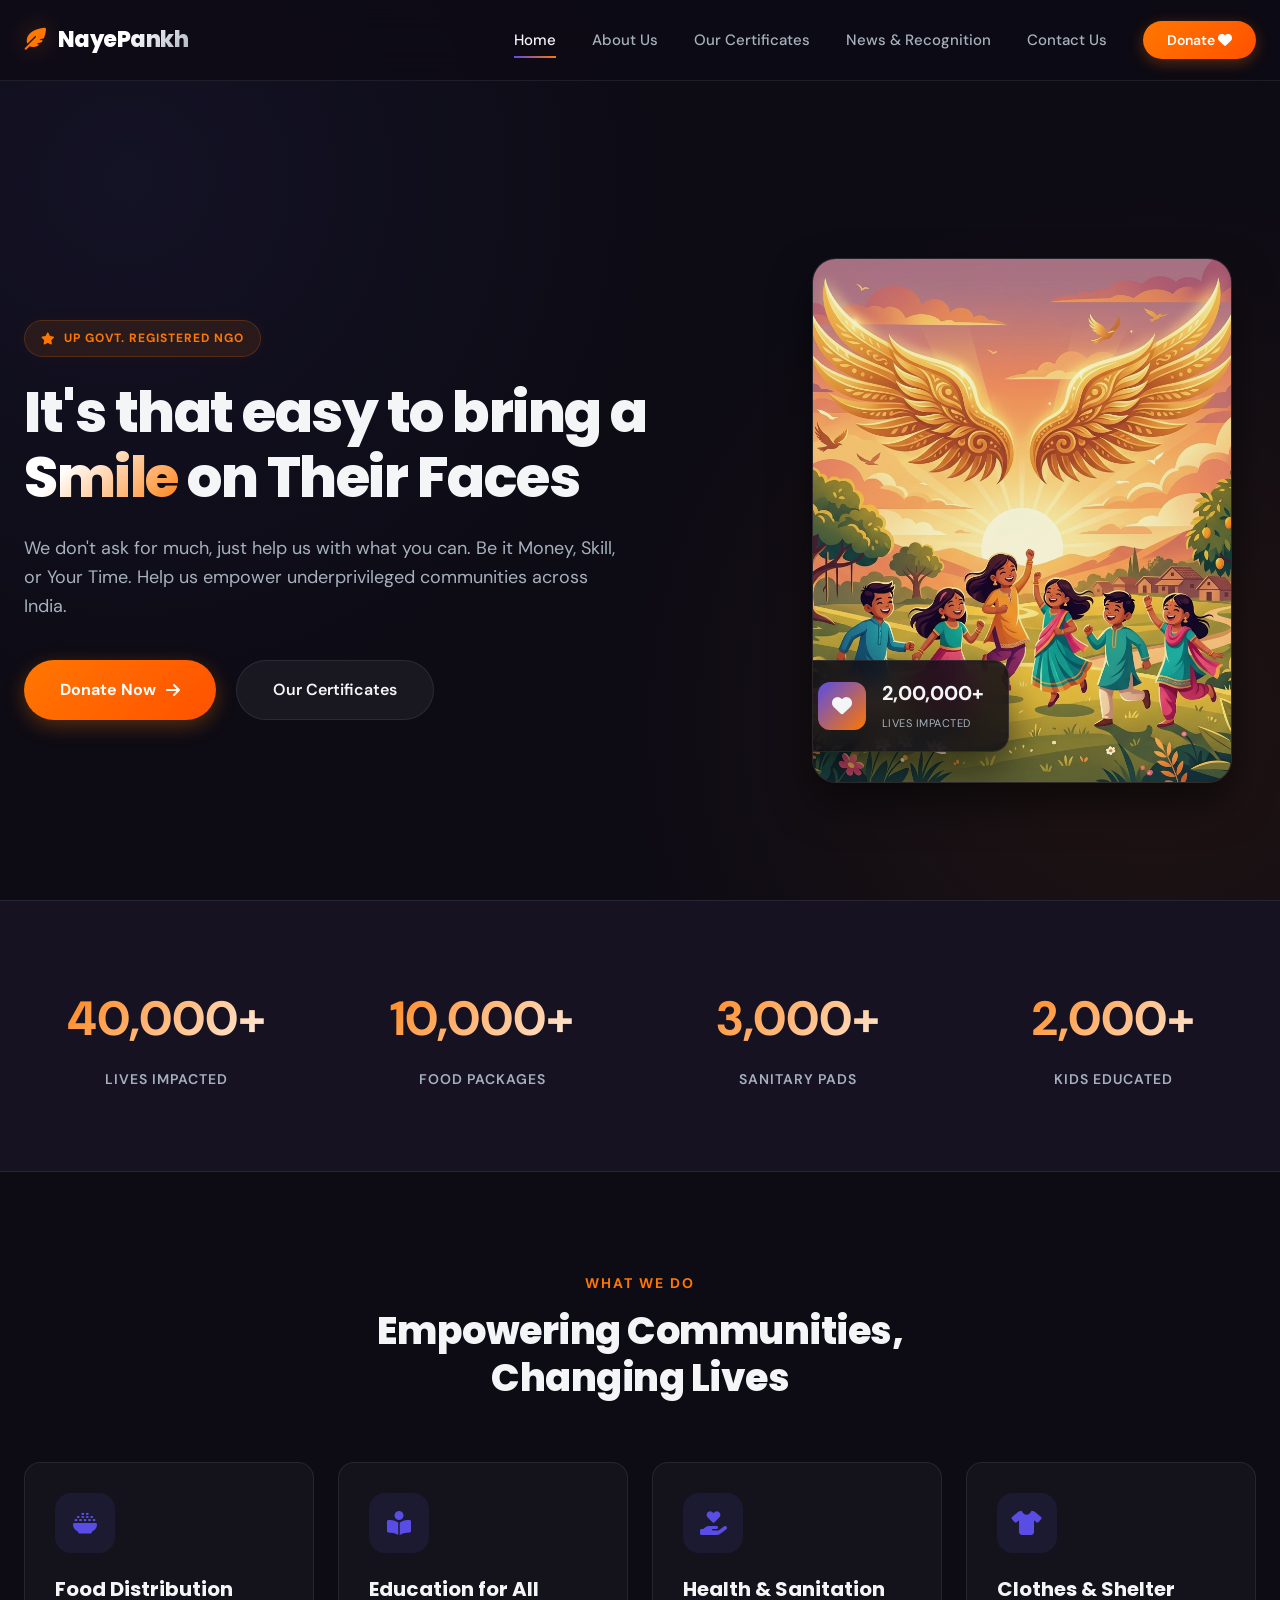
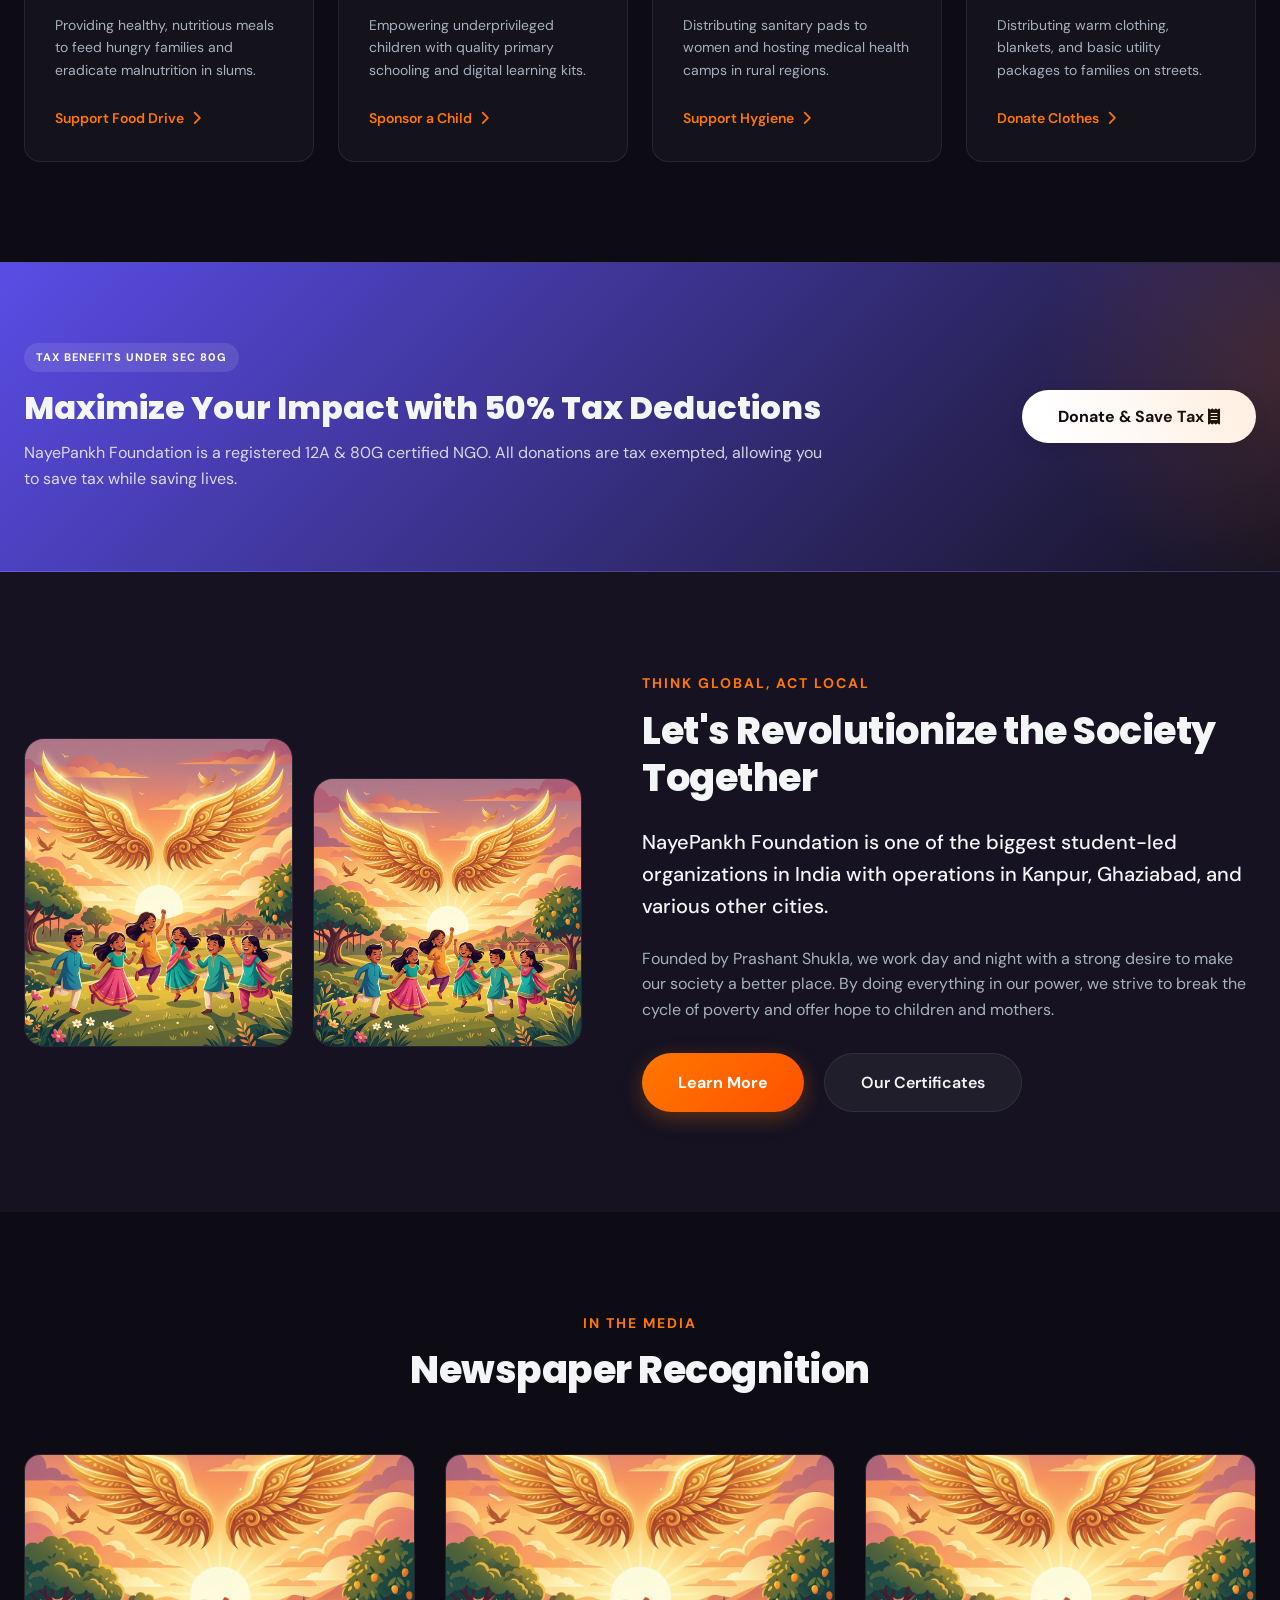
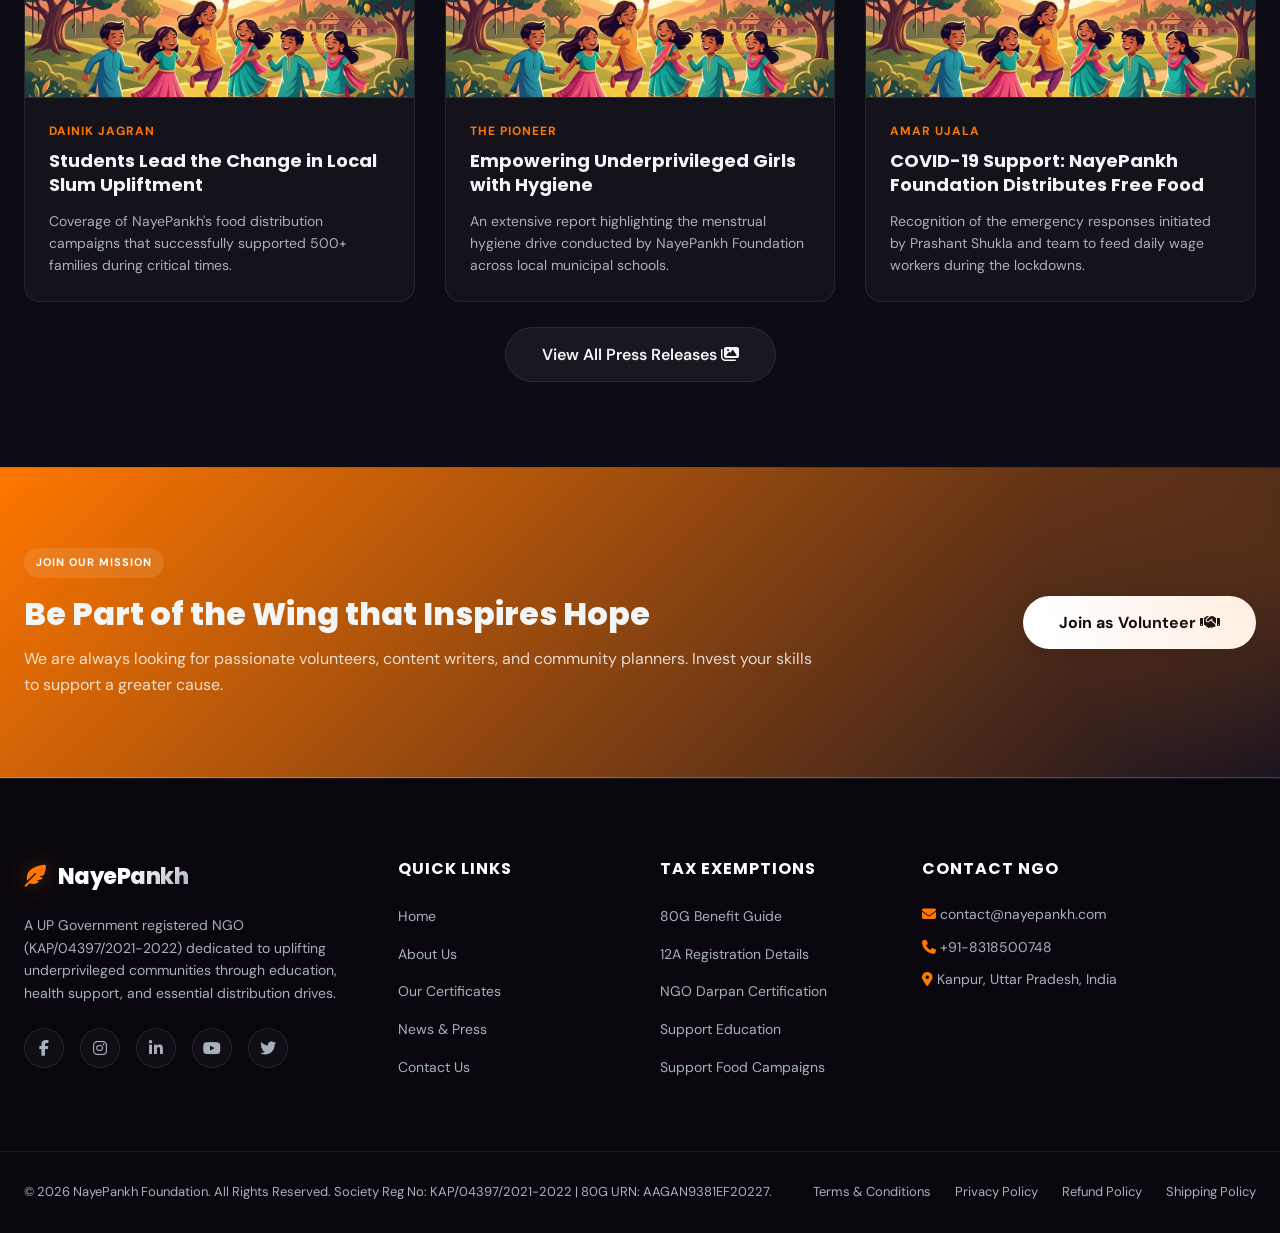
<file: index.html>
<!DOCTYPE html>
<html lang="en">
<head>
  <meta charset="UTF-8">
  <meta name="viewport" content="width=device-width, initial-scale=1.0">
  <title>NayePankh Foundation - UP Govt. | 80G & 12A Registered NGO</title>
  <meta name="description" content="NayePankh Foundation is a UP Government registered NGO and one of the biggest student organizations in India. We have helped over 2 lakh underprivileged people by providing free food, sanitary pads, clothes and education.">
  <meta name="keywords" content="NGO, Internship, Student Organization, NayePankh, Prashant Shukla, 80G tax benefit">
  
  <!-- Favicon -->
  <link rel="icon" type="image/png" href="assets/hero-illustration.png">
  
  <!-- FontAwesome for Icons -->
  <link rel="stylesheet" href="https://cdnjs.cloudflare.com/ajax/libs/font-awesome/6.4.0/css/all.min.css">
  
  <!-- Stylesheets -->
  <link rel="stylesheet" href="css/styles.css">
</head>
<body>

  <!-- Header Section -->
  <header id="main-header">
    <div class="container nav-wrapper">
      <a href="index.html" class="logo" id="header-logo">
        <span class="logo-wing"><i class="fas fa-feather-alt"></i></span>
        <span class="logo-text">NayePankh</span>
      </a>
      
      <nav aria-label="Main Navigation">
        <ul class="nav-links" id="nav-menu">
          <li><a href="index.html" class="nav-link active" id="nav-home">Home</a></li>
          <li><a href="about.html" class="nav-link" id="nav-about">About Us</a></li>
          <li><a href="certificates.html" class="nav-link" id="nav-certificates">Our Certificates</a></li>
          <li><a href="news.html" class="nav-link" id="nav-news">News & Recognition</a></li>
          <li><a href="contact.html" class="nav-link" id="nav-contact">Contact Us</a></li>
          <li><a href="donate.html" class="btn-donate-nav" id="nav-donate-btn">Donate <i class="fas fa-heart"></i></a></li>
        </ul>
      </nav>
      
      <button class="nav-toggle" aria-label="Toggle navigation menu" id="hamburger-btn">
        <span class="hamburger-line"></span>
        <span class="hamburger-line"></span>
        <span class="hamburger-line"></span>
      </button>
    </div>
  </header>

  <!-- Hero Section -->
  <section class="hero" id="hero-section">
    <div class="container hero-grid">
      <div class="hero-content">
        <span class="badge" id="hero-badge"><i class="fas fa-star"></i> UP Govt. Registered NGO</span>
        <h1 class="hero-title" id="hero-main-title">
          It's that easy to bring a <span class="gradient-text-orange">Smile</span> on Their Faces
        </h1>
        <p class="hero-description" id="hero-sub-description">
          We don't ask for much, just help us with what you can. Be it Money, Skill, or Your Time. Help us empower underprivileged communities across India.
        </p>
        <div class="hero-ctas">
          <a href="donate.html" class="btn-primary" id="hero-cta-donate">Donate Now <i class="fas fa-arrow-right"></i></a>
          <a href="certificates.html" class="btn-secondary" id="hero-cta-certs">Our Certificates</a>
        </div>
      </div>
      
      <div class="hero-graphics">
        <div class="hero-img-card" id="hero-image-card">
          <img src="assets/hero-illustration.png" alt="Happy Indian children spreading hope with wings illustration">
          
          <div class="hero-floating-badge" id="hero-stat-badge">
            <div class="floating-icon"><i class="fas fa-heart text-white"></i></div>
            <div class="floating-text">
              <span class="count">2,00,000+</span>
              <span class="label">Lives Impacted</span>
            </div>
          </div>
        </div>
      </div>
    </div>
  </section>

  <!-- Stats / Counters Section -->
  <section class="stats-section" id="stats-dashboard">
    <div class="container stats-grid">
      <div class="stat-card" id="stat-lives">
        <span class="stat-number" data-target="200000" data-suffix="+">0</span>
        <span class="stat-label">Lives Impacted</span>
      </div>
      <div class="stat-card" id="stat-food">
        <span class="stat-number" data-target="50000" data-suffix="+">0</span>
        <span class="stat-label">Food Packages</span>
      </div>
      <div class="stat-card" id="stat-pads">
        <span class="stat-number" data-target="15000" data-suffix="+">0</span>
        <span class="stat-label">Sanitary Pads</span>
      </div>
      <div class="stat-card" id="stat-kids">
        <span class="stat-number" data-target="10000" data-suffix="+">0</span>
        <span class="stat-label">Kids Educated</span>
      </div>
    </div>
  </section>

  <!-- Core Causes Section -->
  <section class="section" id="causes-section">
    <div class="container">
      <div class="section-header">
        <span class="section-subtitle">What We Do</span>
        <h2 class="section-title">Empowering Communities, Changing Lives</h2>
      </div>
      
      <div class="causes-grid">
        <!-- Cause 1: Food -->
        <div class="cause-card" id="cause-food">
          <div class="cause-icon"><i class="fas fa-bowl-rice"></i></div>
          <h3 class="cause-title">Food Distribution</h3>
          <p class="cause-desc">Providing healthy, nutritious meals to feed hungry families and eradicate malnutrition in slums.</p>
          <a href="donate.html" class="cause-cta">Support Food Drive <i class="fas fa-chevron-right"></i></a>
        </div>
        
        <!-- Cause 2: Education -->
        <div class="cause-card" id="cause-education">
          <div class="cause-icon"><i class="fas fa-book-reader"></i></div>
          <h3 class="cause-title">Education for All</h3>
          <p class="cause-desc">Empowering underprivileged children with quality primary schooling and digital learning kits.</p>
          <a href="donate.html" class="cause-cta">Sponsor a Child <i class="fas fa-chevron-right"></i></a>
        </div>
        
        <!-- Cause 3: Health -->
        <div class="cause-card" id="cause-health">
          <div class="cause-icon"><i class="fas fa-hand-holding-heart"></i></div>
          <h3 class="cause-title">Health & Sanitation</h3>
          <p class="cause-desc">Distributing sanitary pads to women and hosting medical health camps in rural regions.</p>
          <a href="donate.html" class="cause-cta">Support Hygiene <i class="fas fa-chevron-right"></i></a>
        </div>
        
        <!-- Cause 4: Clothing -->
        <div class="cause-card" id="cause-clothing">
          <div class="cause-icon"><i class="fas fa-shirt"></i></div>
          <h3 class="cause-title">Clothes & Shelter</h3>
          <p class="cause-desc">Distributing warm clothing, blankets, and basic utility packages to families on streets.</p>
          <a href="donate.html" class="cause-cta">Donate Clothes <i class="fas fa-chevron-right"></i></a>
        </div>
      </div>
    </div>
  </section>

  <!-- High Trust Tax Exemption Banner -->
  <section class="banner-section" id="tax-benefit-banner">
    <div class="container banner-grid">
      <div class="banner-content">
        <span class="banner-tag">Tax Benefits under Sec 80G</span>
        <h2 class="banner-title">Maximize Your Impact with 50% Tax Deductions</h2>
        <p class="banner-desc">NayePankh Foundation is a registered 12A & 80G certified NGO. All donations are tax exempted, allowing you to save tax while saving lives.</p>
      </div>
      <div class="banner-actions">
        <a href="donate.html" class="btn-white" id="banner-cta-donate">Donate & Save Tax <i class="fas fa-receipt"></i></a>
      </div>
    </div>
  </section>

  <!-- About Brief Section -->
  <section class="section" style="background: var(--bg-secondary);" id="brief-about-section">
    <div class="container about-grid">
      <div class="about-graphics" id="about-brief-graphics">
        <div class="about-img-box"><img src="assets/hero-illustration.png" alt="Volunteers in action"></div>
        <div class="about-img-box offset"><img src="assets/hero-illustration.png" alt="Distribution drive"></div>
      </div>
      
      <div class="about-content">
        <span class="section-subtitle">Think Global, Act Local</span>
        <h2 class="section-title" style="margin-bottom: 24px;">Let's Revolutionize the Society Together</h2>
        <p class="p-lead">NayePankh Foundation is one of the biggest student-led organizations in India with operations in Kanpur, Ghaziabad, and various other cities.</p>
        <p>Founded by Prashant Shukla, we work day and night with a strong desire to make our society a better place. By doing everything in our power, we strive to break the cycle of poverty and offer hope to children and mothers.</p>
        <div class="hero-ctas" style="margin-top: 30px;">
          <a href="about.html" class="btn-primary" id="brief-cta-about">Learn More</a>
          <a href="certificates.html" class="btn-secondary" id="brief-cta-certs">Our Certificates</a>
        </div>
      </div>
    </div>
  </section>

  <!-- Newspaper / News Recognition Section -->
  <section class="section" id="media-section">
    <div class="container">
      <div class="section-header">
        <span class="section-subtitle">In the Media</span>
        <h2 class="section-title">Newspaper Recognition</h2>
      </div>
      
      <div class="news-grid">
        <!-- News 1 -->
        <div class="news-card" id="media-news-1">
          <div class="news-img">
            <img src="assets/hero-illustration.png" alt="Newspaper cutting Dainik Jagran">
          </div>
          <div class="news-content">
            <span class="news-source">Dainik Jagran</span>
            <h3 class="news-title">Students Lead the Change in Local Slum Upliftment</h3>
            <p class="news-desc">Coverage of NayePankh's food distribution campaigns that successfully supported 500+ families during critical times.</p>
          </div>
        </div>
        
        <!-- News 2 -->
        <div class="news-card" id="media-news-2">
          <div class="news-img">
            <img src="assets/hero-illustration.png" alt="Newspaper cutting The Pioneer">
          </div>
          <div class="news-content">
            <span class="news-source">The Pioneer</span>
            <h3 class="news-title">Empowering Underprivileged Girls with Hygiene</h3>
            <p class="news-desc">An extensive report highlighting the menstrual hygiene drive conducted by NayePankh Foundation across local municipal schools.</p>
          </div>
        </div>
        
        <!-- News 3 -->
        <div class="news-card" id="media-news-3">
          <div class="news-img">
            <img src="assets/hero-illustration.png" alt="Newspaper cutting Amar Ujala">
          </div>
          <div class="news-content">
            <span class="news-source">Amar Ujala</span>
            <h3 class="news-title">COVID-19 Support: NayePankh Foundation Distributes Free Food</h3>
            <p class="news-desc">Recognition of the emergency responses initiated by Prashant Shukla and team to feed daily wage workers during the lockdowns.</p>
          </div>
        </div>
      </div>
      
      <div style="text-align: center; margin-top: 40px;">
        <a href="news.html" class="btn-secondary" id="media-cta-all">View All Press Releases <i class="fas fa-images"></i></a>
      </div>
    </div>
  </section>

  <!-- Join Us / Volunteer Callout Section -->
  <section class="banner-section" style="background: linear-gradient(135deg, var(--accent) 0%, var(--bg-secondary) 100%);" id="volunteer-section">
    <div class="container banner-grid">
      <div class="banner-content">
        <span class="banner-tag">Join Our Mission</span>
        <h2 class="banner-title">Be Part of the Wing that Inspires Hope</h2>
        <p class="banner-desc">We are always looking for passionate volunteers, content writers, and community planners. Invest your skills to support a greater cause.</p>
      </div>
      <div class="banner-actions">
        <a href="contact.html" class="btn-white" id="volunteer-cta-join">Join as Volunteer <i class="fas fa-handshake"></i></a>
      </div>
    </div>
  </section>

  <!-- Footer Section -->
  <footer id="main-footer">
    <div class="container footer-grid">
      <div class="footer-col" id="footer-col-about">
        <a href="index.html" class="logo" style="margin-bottom: 20px;">
          <span class="logo-wing"><i class="fas fa-feather-alt"></i></span>
          <span class="logo-text">NayePankh</span>
        </a>
        <p class="footer-desc">A UP Government registered NGO (KAP/04397/2021-2022) dedicated to uplifting underprivileged communities through education, health support, and essential distribution drives.</p>
        <div class="social-links">
          <a href="http://www.facebook.com/nayepankhfoundation" class="social-btn" aria-label="Facebook"><i class="fab fa-facebook-f"></i></a>
          <a href="http://www.instagram.com/nayepankhfoundation" class="social-btn" aria-label="Instagram"><i class="fab fa-instagram"></i></a>
          <a href="https://www.linkedin.com/company/nayepankh" class="social-btn" aria-label="LinkedIn"><i class="fab fa-linkedin-in"></i></a>
          <a href="https://www.youtube.com/@nayepankhfoundation" class="social-btn" aria-label="YouTube"><i class="fab fa-youtube"></i></a>
          <a href="http://www.twitter.com/nayepankh" class="social-btn" aria-label="Twitter"><i class="fab fa-twitter"></i></a>
        </div>
      </div>
      
      <div class="footer-col" id="footer-col-links">
        <h4>Quick Links</h4>
        <ul class="footer-links">
          <li><a href="index.html">Home</a></li>
          <li><a href="about.html">About Us</a></li>
          <li><a href="certificates.html">Our Certificates</a></li>
          <li><a href="news.html">News & Press</a></li>
          <li><a href="contact.html">Contact Us</a></li>
        </ul>
      </div>
      
      <div class="footer-col" id="footer-col-exemption">
        <h4>Tax Exemptions</h4>
        <ul class="footer-links">
          <li><a href="donate.html">80G Benefit Guide</a></li>
          <li><a href="certificates.html">12A Registration Details</a></li>
          <li><a href="certificates.html">NGO Darpan Certification</a></li>
          <li><a href="donate.html">Support Education</a></li>
          <li><a href="donate.html">Support Food Campaigns</a></li>
        </ul>
      </div>
      
      <div class="footer-col" id="footer-col-contact">
        <h4>Contact NGO</h4>
        <p class="footer-desc" style="margin-top: 0;"><i class="fas fa-envelope text-orange" style="color:var(--accent);"></i> contact@nayepankh.com</p>
        <p class="footer-desc" style="margin-top: 10px;"><i class="fas fa-phone text-orange" style="color:var(--accent);"></i> +91-8318500748</p>
        <p class="footer-desc" style="margin-top: 10px;"><i class="fas fa-map-marker-alt text-orange" style="color:var(--accent);"></i> Kanpur, Uttar Pradesh, India</p>
      </div>
    </div>
    
    <div class="container footer-bottom">
      <p id="copyright-text">&copy; 2026 NayePankh Foundation. All Rights Reserved. Society Reg No: KAP/04397/2021-2022 | 80G URN: AAGAN9381EF20227.</p>
      <div class="footer-bottom-links" id="footer-policy-links">
        <a href="terms.html">Terms & Conditions</a>
        <a href="privacy.html">Privacy Policy</a>
        <a href="refund.html">Refund Policy</a>
        <a href="shipping.html">Shipping Policy</a>
      </div>
    </div>
  </footer>

  <!-- Scripts -->
  <script src="js/main.js"></script>
</body>
</html>
</file>
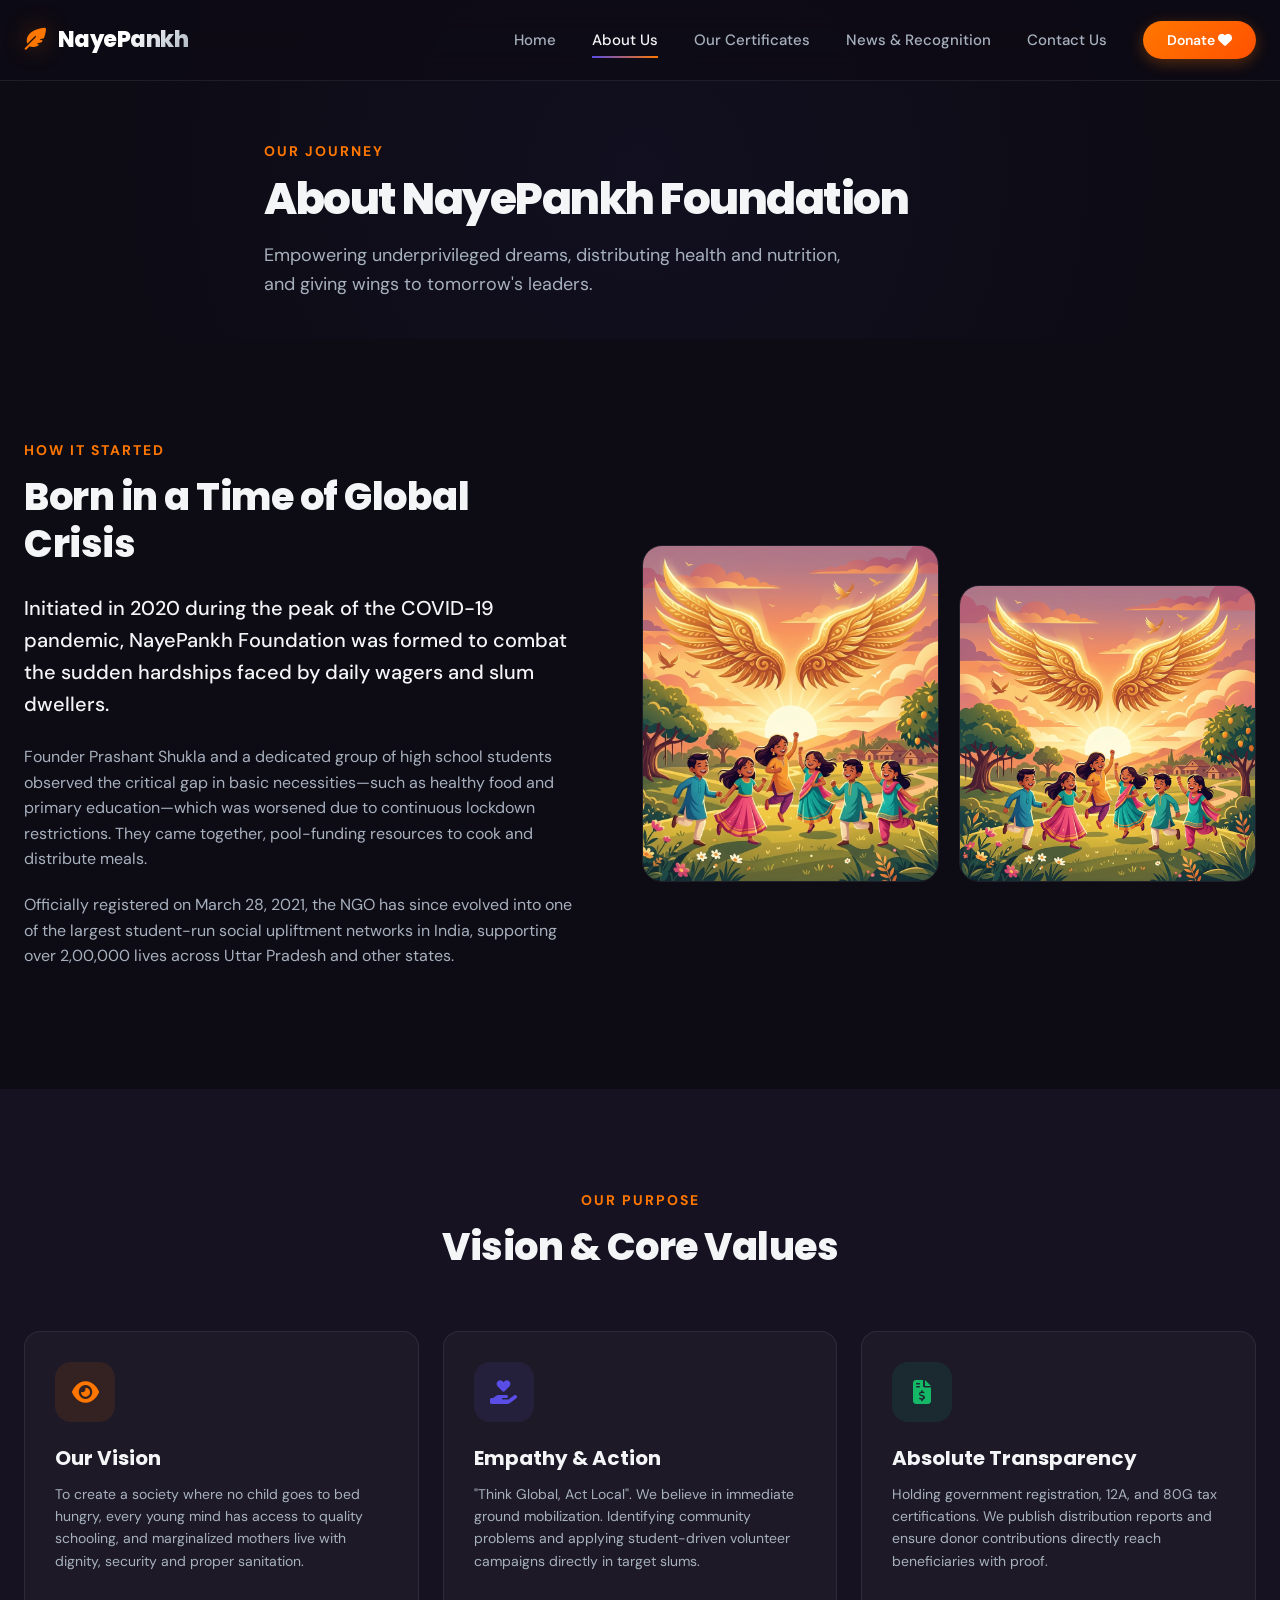
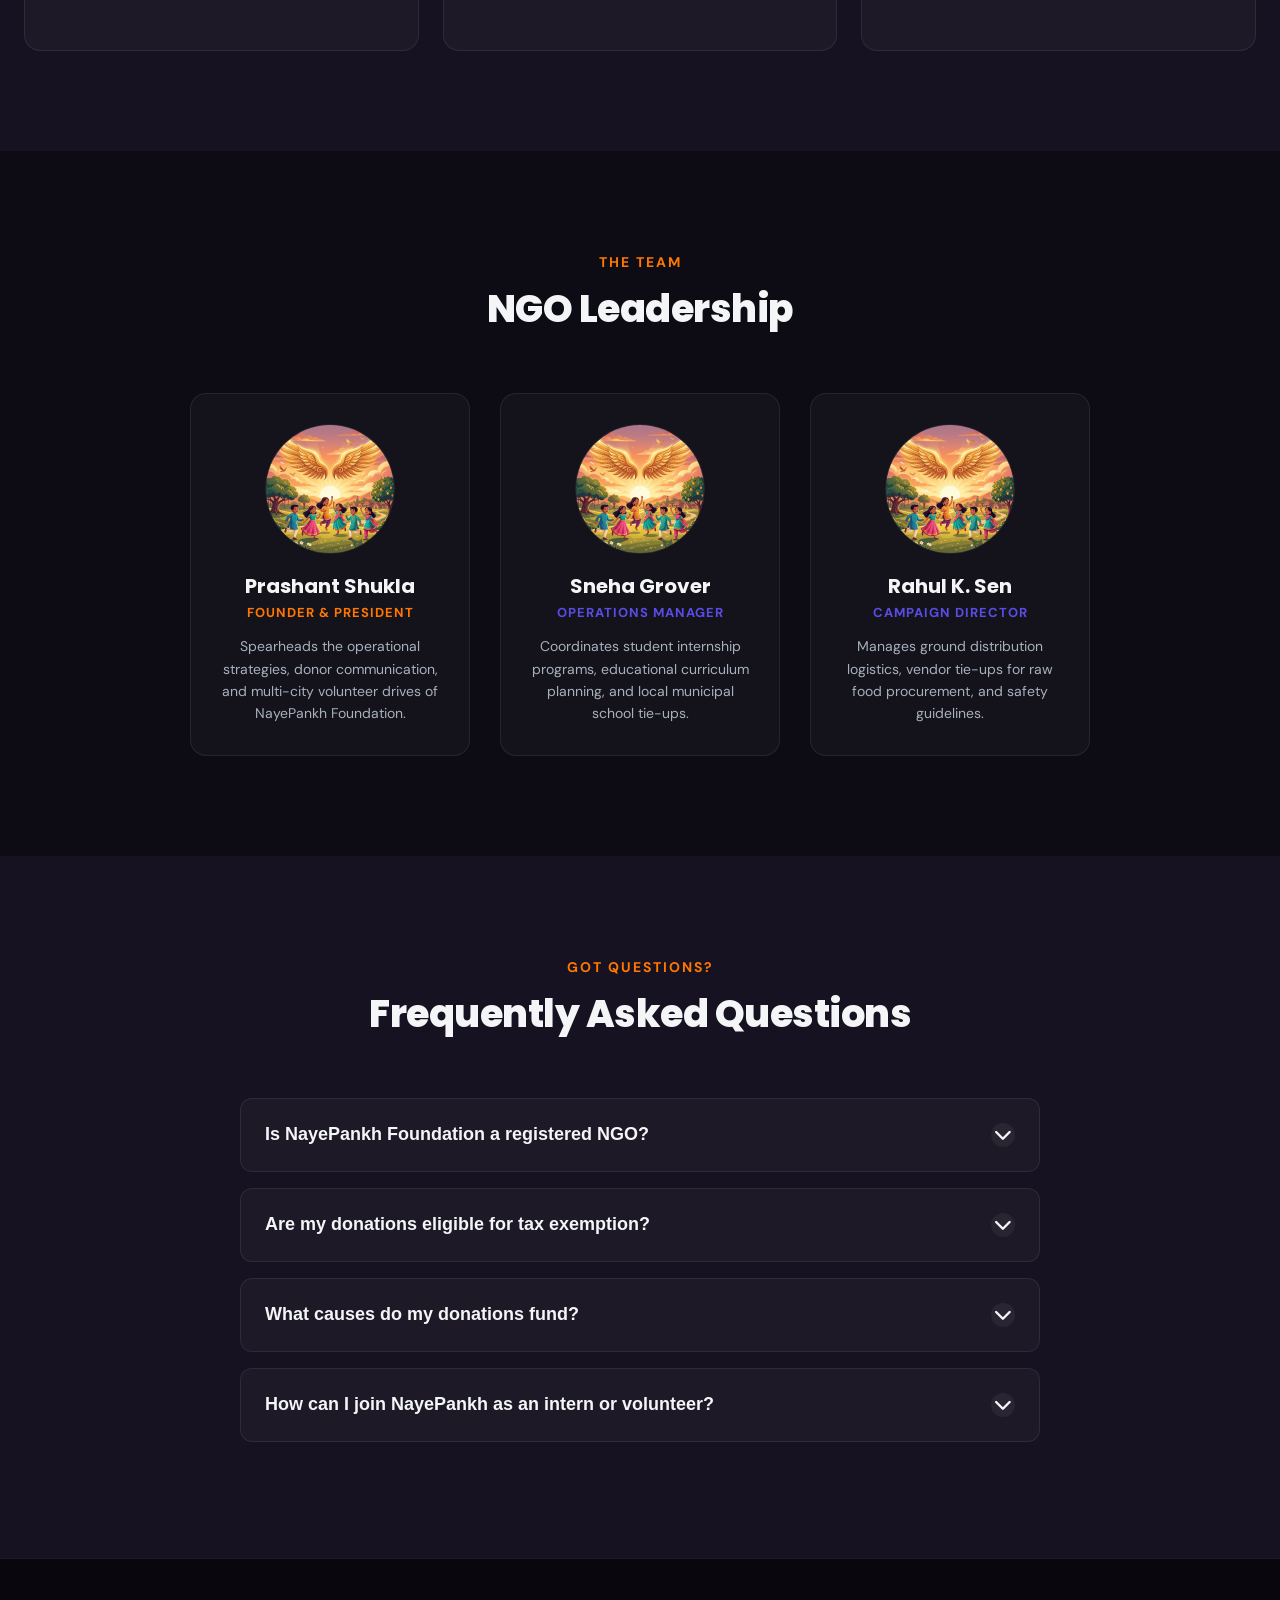
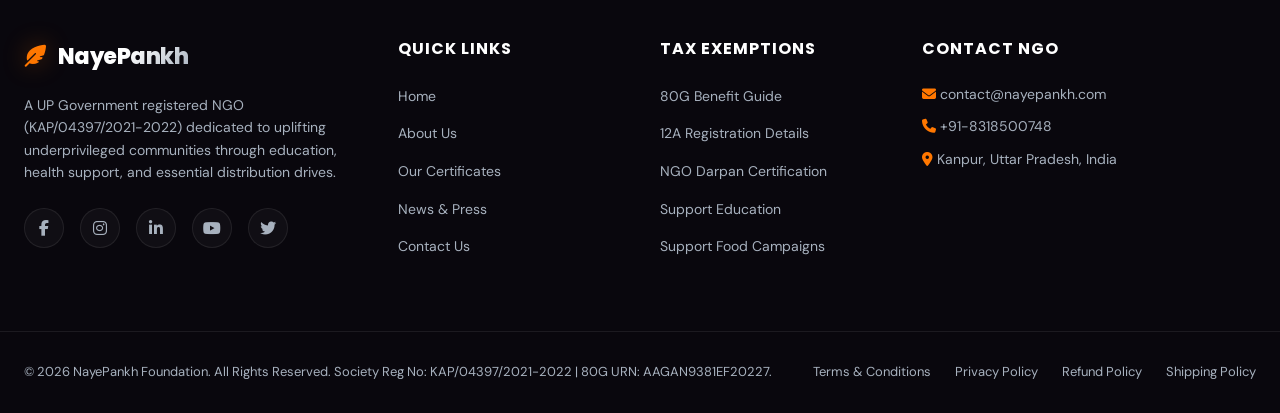
<file: about.html>
<!DOCTYPE html>
<html lang="en">
<head>
  <meta charset="UTF-8">
  <meta name="viewport" content="width=device-width, initial-scale=1.0">
  <title>About Us | NayePankh Foundation</title>
  <meta name="description" content="Learn about NayePankh Foundation, our origin during the COVID-19 pandemic, founder Prashant Shukla, and our vision to support underprivileged communities.">
  <meta name="keywords" content="About NayePankh, Prashant Shukla, NGO Founder, Student NGO, Vision, Mission">
  
  <!-- Favicon -->
  <link rel="icon" type="image/png" href="assets/hero-illustration.png">
  
  <!-- FontAwesome for Icons -->
  <link rel="stylesheet" href="https://cdnjs.cloudflare.com/ajax/libs/font-awesome/6.4.0/css/all.min.css">
  
  <!-- Stylesheets -->
  <link rel="stylesheet" href="css/styles.css">
</head>
<body>

  <!-- Header Section -->
  <header id="main-header">
    <div class="container nav-wrapper">
      <a href="index.html" class="logo" id="header-logo">
        <span class="logo-wing"><i class="fas fa-feather-alt"></i></span>
        <span class="logo-text">NayePankh</span>
      </a>
      
      <nav aria-label="Main Navigation">
        <ul class="nav-links" id="nav-menu">
          <li><a href="index.html" class="nav-link" id="nav-home">Home</a></li>
          <li><a href="about.html" class="nav-link active" id="nav-about">About Us</a></li>
          <li><a href="certificates.html" class="nav-link" id="nav-certificates">Our Certificates</a></li>
          <li><a href="news.html" class="nav-link" id="nav-news">News & Recognition</a></li>
          <li><a href="contact.html" class="nav-link" id="nav-contact">Contact Us</a></li>
          <li><a href="donate.html" class="btn-donate-nav" id="nav-donate-btn">Donate <i class="fas fa-heart"></i></a></li>
        </ul>
      </nav>
      
      <button class="nav-toggle" aria-label="Toggle navigation menu" id="hamburger-btn">
        <span class="hamburger-line"></span>
        <span class="hamburger-line"></span>
        <span class="hamburger-line"></span>
      </button>
    </div>
  </header>

  <!-- Hero sub-header -->
  <section class="section" style="padding-top: 140px; padding-bottom: 40px; background: radial-gradient(circle at 50% 50%, rgba(99, 102, 241, 0.05) 0%, transparent 80%);">
    <div class="container text-center" style="max-width: 800px; margin: 0 auto;">
      <span class="section-subtitle">Our Journey</span>
      <h1 class="hero-title" style="font-size: 44px; margin-bottom: 16px;">About NayePankh Foundation</h1>
      <p class="hero-description" style="margin-bottom: 0;">Empowering underprivileged dreams, distributing health and nutrition, and giving wings to tomorrow's leaders.</p>
    </div>
  </section>

  <!-- Detailed Story Section -->
  <section class="section" id="story-section">
    <div class="container about-grid">
      <div class="about-content">
        <span class="section-subtitle">How it started</span>
        <h2 class="section-title" style="margin-bottom: 24px;">Born in a Time of Global Crisis</h2>
        <p class="p-lead">Initiated in 2020 during the peak of the COVID-19 pandemic, NayePankh Foundation was formed to combat the sudden hardships faced by daily wagers and slum dwellers.</p>
        <p>Founder Prashant Shukla and a dedicated group of high school students observed the critical gap in basic necessities—such as healthy food and primary education—which was worsened due to continuous lockdown restrictions. They came together, pool-funding resources to cook and distribute meals.</p>
        <p>Officially registered on March 28, 2021, the NGO has since evolved into one of the largest student-run social upliftment networks in India, supporting over 2,00,000 lives across Uttar Pradesh and other states.</p>
      </div>
      
      <div class="about-graphics">
        <div class="about-img-box"><img src="assets/hero-illustration.png" alt="Distribution Drive 2021"></div>
        <div class="about-img-box offset"><img src="assets/hero-illustration.png" alt="E-learning support for kids"></div>
      </div>
    </div>
  </section>

  <!-- Vision, Mission and Values -->
  <section class="section" style="background: var(--bg-secondary);" id="vision-mission-section">
    <div class="container">
      <div class="section-header">
        <span class="section-subtitle">Our Purpose</span>
        <h2 class="section-title">Vision & Core Values</h2>
      </div>
      
      <div class="causes-grid" style="grid-template-columns: repeat(3, 1fr);">
        <!-- Vision Card -->
        <div class="cause-card" id="value-vision" style="min-height: 320px;">
          <div class="cause-icon" style="color: var(--accent); background: rgba(255,122,0,0.1);"><i class="fas fa-eye"></i></div>
          <h3 class="cause-title">Our Vision</h3>
          <p class="cause-desc" style="margin-bottom: 0;">To create a society where no child goes to bed hungry, every young mind has access to quality schooling, and marginalized mothers live with dignity, security and proper sanitation.</p>
        </div>
        
        <!-- Empathy Card -->
        <div class="cause-card" id="value-empathy" style="min-height: 320px;">
          <div class="cause-icon"><i class="fas fa-hand-holding-heart"></i></div>
          <h3 class="cause-title">Empathy & Action</h3>
          <p class="cause-desc" style="margin-bottom: 0;">"Think Global, Act Local". We believe in immediate ground mobilization. Identifying community problems and applying student-driven volunteer campaigns directly in target slums.</p>
        </div>
        
        <!-- Transparency Card -->
        <div class="cause-card" id="value-transparency" style="min-height: 320px;">
          <div class="cause-icon" style="color: var(--success); background: rgba(16,185,129,0.1);"><i class="fas fa-file-invoice-dollar"></i></div>
          <h3 class="cause-title">Absolute Transparency</h3>
          <p class="cause-desc" style="margin-bottom: 0;">Holding government registration, 12A, and 80G tax certifications. We publish distribution reports and ensure donor contributions directly reach beneficiaries with proof.</p>
        </div>
      </div>
    </div>
  </section>

  <!-- Founders & Leadership -->
  <section class="section" id="leadership-section">
    <div class="container">
      <div class="section-header">
        <span class="section-subtitle">The Team</span>
        <h2 class="section-title">NGO Leadership</h2>
      </div>
      
      <div class="stats-grid" style="grid-template-columns: repeat(3, 1fr); max-width: 900px; margin: 0 auto;">
        <!-- Founder Card -->
        <div class="cause-card text-center" style="grid-column: span 1; display: flex; flex-direction: column; align-items: center;" id="leader-founder">
          <div class="about-img-box" style="width: 130px; height: 130px; border-radius: 50%; margin-bottom: 20px; overflow: hidden;">
            <img src="assets/hero-illustration.png" alt="Prashant Shukla Founder">
          </div>
          <h3 class="cause-title" style="margin-bottom: 4px;">Prashant Shukla</h3>
          <span style="color: var(--accent); font-size: 13px; font-weight: 700; text-transform: uppercase; letter-spacing: 1px; display: block; margin-bottom: 12px;">Founder & President</span>
          <p class="cause-desc" style="margin-bottom: 0; text-align: center;">Spearheads the operational strategies, donor communication, and multi-city volunteer drives of NayePankh Foundation.</p>
        </div>
        
        <!-- Member 2 -->
        <div class="cause-card text-center" style="grid-column: span 1; display: flex; flex-direction: column; align-items: center;" id="leader-lead-1">
          <div class="about-img-box" style="width: 130px; height: 130px; border-radius: 50%; margin-bottom: 20px; overflow: hidden;">
            <img src="assets/hero-illustration.png" alt="Volunteer Lead">
          </div>
          <h3 class="cause-title" style="margin-bottom: 4px;">Sneha Grover</h3>
          <span style="color: var(--primary); font-size: 13px; font-weight: 700; text-transform: uppercase; letter-spacing: 1px; display: block; margin-bottom: 12px;">Operations Manager</span>
          <p class="cause-desc" style="margin-bottom: 0; text-align: center;">Coordinates student internship programs, educational curriculum planning, and local municipal school tie-ups.</p>
        </div>
        
        <!-- Member 3 -->
        <div class="cause-card text-center" style="grid-column: span 1; display: flex; flex-direction: column; align-items: center;" id="leader-lead-2">
          <div class="about-img-box" style="width: 130px; height: 130px; border-radius: 50%; margin-bottom: 20px; overflow: hidden;">
            <img src="assets/hero-illustration.png" alt="Community Lead">
          </div>
          <h3 class="cause-title" style="margin-bottom: 4px;">Rahul K. Sen</h3>
          <span style="color: var(--primary); font-size: 13px; font-weight: 700; text-transform: uppercase; letter-spacing: 1px; display: block; margin-bottom: 12px;">Campaign Director</span>
          <p class="cause-desc" style="margin-bottom: 0; text-align: center;">Manages ground distribution logistics, vendor tie-ups for raw food procurement, and safety guidelines.</p>
        </div>
      </div>
    </div>
  </section>

  <!-- FAQ Section (Accordion) -->
  <section class="section" style="background: var(--bg-secondary);" id="faq-section">
    <div class="container">
      <div class="section-header">
        <span class="section-subtitle">Got Questions?</span>
        <h2 class="section-title">Frequently Asked Questions</h2>
      </div>
      
      <div class="faq-list">
        <!-- FAQ 1 -->
        <div class="faq-item" id="faq-1">
          <button class="faq-question">
            <span>Is NayePankh Foundation a registered NGO?</span>
            <div class="faq-icon"><i class="fas fa-chevron-down"></i></div>
          </button>
          <div class="faq-answer">
            <div class="faq-answer-inner">
              Yes, NayePankh Foundation is a government-registered NGO under the Societies Registration Act, 1860 (Society Registration No: KAP/04397/2021-2022). It operates out of Kanpur, Uttar Pradesh, with operations across multiple cities.
            </div>
          </div>
        </div>
        
        <!-- FAQ 2 -->
        <div class="faq-item" id="faq-2">
          <button class="faq-question">
            <span>Are my donations eligible for tax exemption?</span>
            <div class="faq-icon"><i class="fas fa-chevron-down"></i></div>
          </button>
          <div class="faq-answer">
            <div class="faq-answer-inner">
              Absolutely. NayePankh Foundation holds 80G tax-exemption certification (URN: AAGAN9381EF20227). Any donation you make is eligible for a 50% tax deduction under Section 80G of the Indian Income Tax Act. A receipt is generated and emailed to you immediately.
            </div>
          </div>
        </div>
        
        <!-- FAQ 3 -->
        <div class="faq-item" id="faq-3">
          <button class="faq-question">
            <span>What causes do my donations fund?</span>
            <div class="faq-icon"><i class="fas fa-chevron-down"></i></div>
          </button>
          <div class="faq-answer">
            <div class="faq-answer-inner">
              You can choose to fund specific causes on our Donate page: Food Distribution, Sponsor Child Education, Sanitary Pads distribution, or General support. We maintain complete transparent billing and share monthly progress records with our donors.
            </div>
          </div>
        </div>
        
        <!-- FAQ 4 -->
        <div class="faq-item" id="faq-4">
          <button class="faq-question">
            <span>How can I join NayePankh as an intern or volunteer?</span>
            <div class="faq-icon"><i class="fas fa-chevron-down"></i></div>
          </button>
          <div class="faq-answer">
            <div class="faq-answer-inner">
              We frequently invite student applications for remote and physical campaigns in fields like social work, fundraising, design, and social media. You can navigate to our Contact Us page and apply to join. Successfully completed terms are awarded official certificates.
            </div>
          </div>
        </div>
      </div>
    </div>
  </section>

  <!-- Footer Section -->
  <footer id="main-footer">
    <div class="container footer-grid">
      <div class="footer-col" id="footer-col-about">
        <a href="index.html" class="logo" style="margin-bottom: 20px;">
          <span class="logo-wing"><i class="fas fa-feather-alt"></i></span>
          <span class="logo-text">NayePankh</span>
        </a>
        <p class="footer-desc">A UP Government registered NGO (KAP/04397/2021-2022) dedicated to uplifting underprivileged communities through education, health support, and essential distribution drives.</p>
        <div class="social-links">
          <a href="http://www.facebook.com/nayepankhfoundation" class="social-btn" aria-label="Facebook"><i class="fab fa-facebook-f"></i></a>
          <a href="http://www.instagram.com/nayepankhfoundation" class="social-btn" aria-label="Instagram"><i class="fab fa-instagram"></i></a>
          <a href="https://www.linkedin.com/company/nayepankh" class="social-btn" aria-label="LinkedIn"><i class="fab fa-linkedin-in"></i></a>
          <a href="https://www.youtube.com/@nayepankhfoundation" class="social-btn" aria-label="YouTube"><i class="fab fa-youtube"></i></a>
          <a href="http://www.twitter.com/nayepankh" class="social-btn" aria-label="Twitter"><i class="fab fa-twitter"></i></a>
        </div>
      </div>
      
      <div class="footer-col" id="footer-col-links">
        <h4>Quick Links</h4>
        <ul class="footer-links">
          <li><a href="index.html">Home</a></li>
          <li><a href="about.html">About Us</a></li>
          <li><a href="certificates.html">Our Certificates</a></li>
          <li><a href="news.html">News & Press</a></li>
          <li><a href="contact.html">Contact Us</a></li>
        </ul>
      </div>
      
      <div class="footer-col" id="footer-col-exemption">
        <h4>Tax Exemptions</h4>
        <ul class="footer-links">
          <li><a href="donate.html">80G Benefit Guide</a></li>
          <li><a href="certificates.html">12A Registration Details</a></li>
          <li><a href="certificates.html">NGO Darpan Certification</a></li>
          <li><a href="donate.html">Support Education</a></li>
          <li><a href="donate.html">Support Food Campaigns</a></li>
        </ul>
      </div>
      
      <div class="footer-col" id="footer-col-contact">
        <h4>Contact NGO</h4>
        <p class="footer-desc" style="margin-top: 0;"><i class="fas fa-envelope text-orange" style="color:var(--accent);"></i> contact@nayepankh.com</p>
        <p class="footer-desc" style="margin-top: 10px;"><i class="fas fa-phone text-orange" style="color:var(--accent);"></i> +91-8318500748</p>
        <p class="footer-desc" style="margin-top: 10px;"><i class="fas fa-map-marker-alt text-orange" style="color:var(--accent);"></i> Kanpur, Uttar Pradesh, India</p>
      </div>
    </div>
    
    <div class="container footer-bottom">
      <p id="copyright-text">&copy; 2026 NayePankh Foundation. All Rights Reserved. Society Reg No: KAP/04397/2021-2022 | 80G URN: AAGAN9381EF20227.</p>
      <div class="footer-bottom-links" id="footer-policy-links">
        <a href="terms.html">Terms & Conditions</a>
        <a href="privacy.html">Privacy Policy</a>
        <a href="refund.html">Refund Policy</a>
        <a href="shipping.html">Shipping Policy</a>
      </div>
    </div>
  </footer>

  <!-- Scripts -->
  <script src="js/main.js"></script>
</body>
</html>
</file>
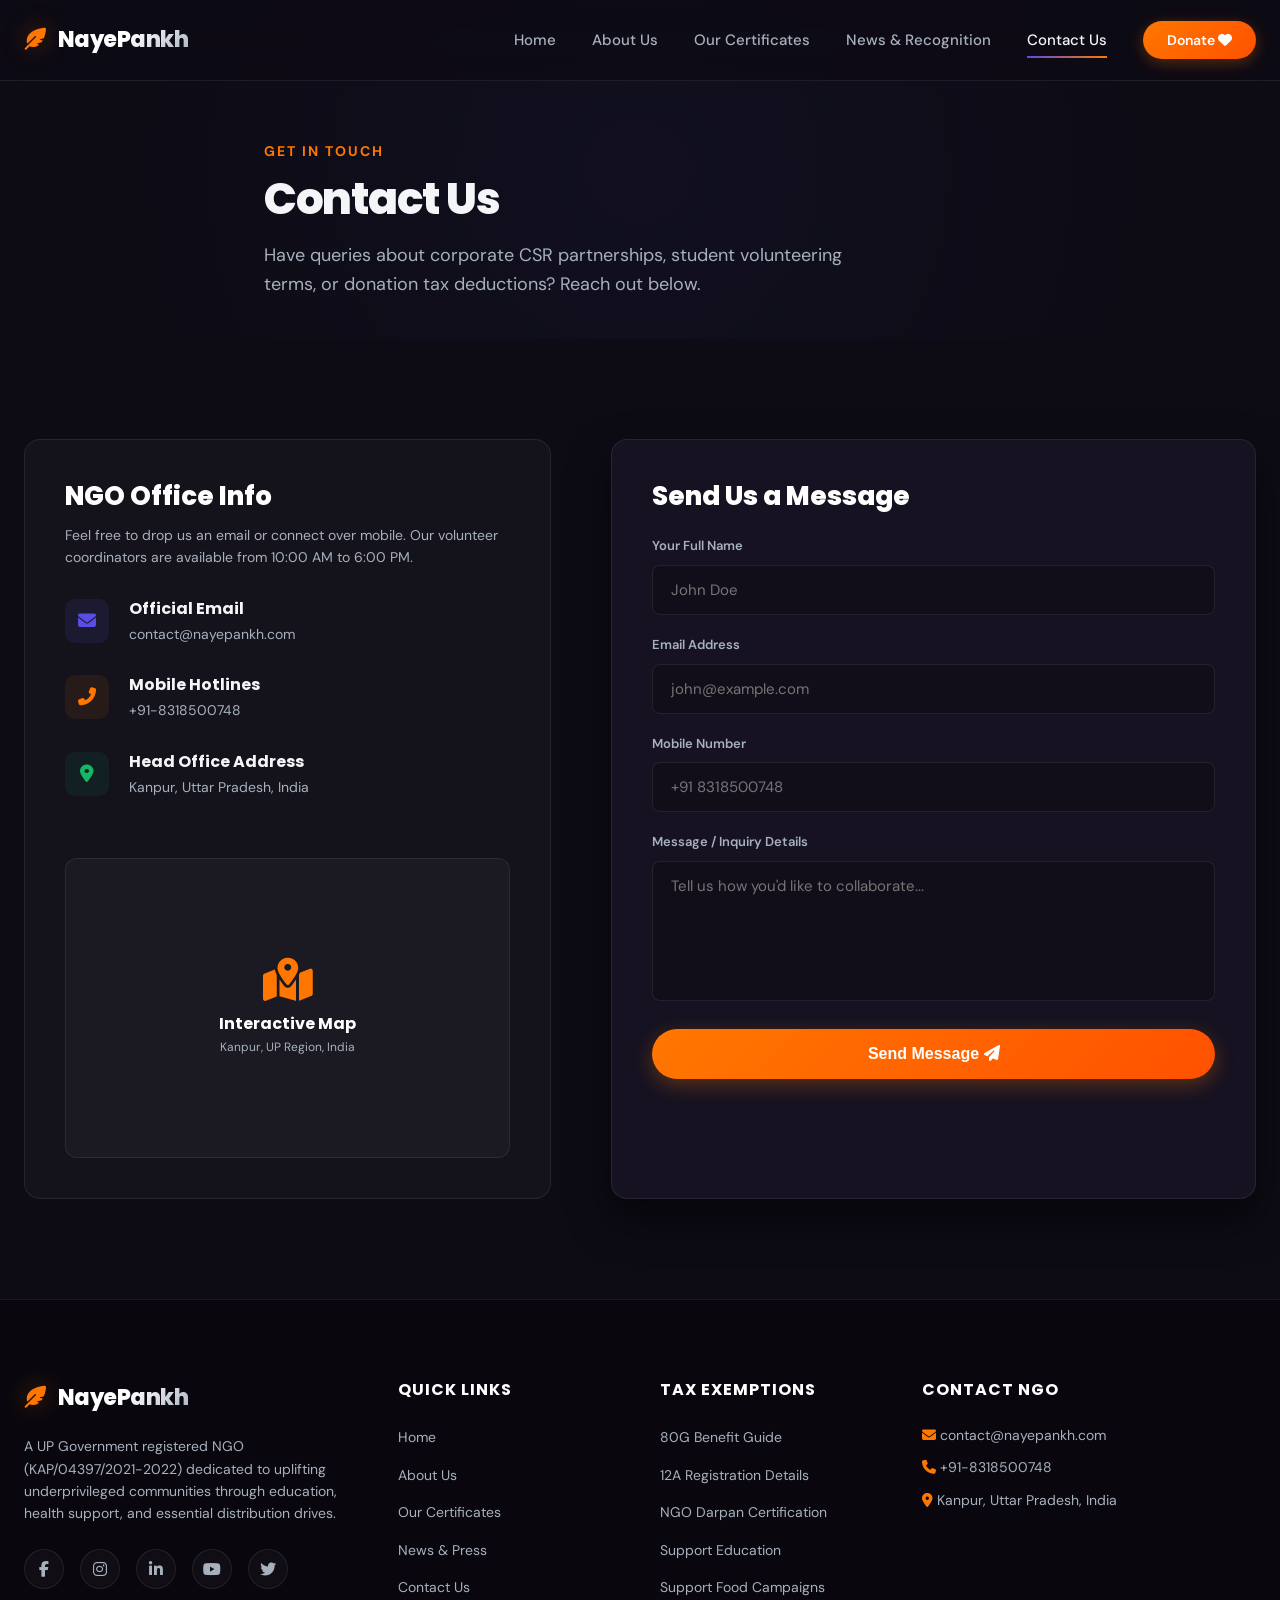
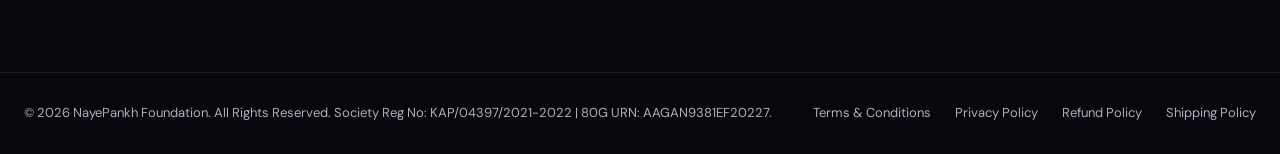
<file: contact.html>
<!DOCTYPE html>
<html lang="en">
<head>
  <meta charset="UTF-8">
  <meta name="viewport" content="width=device-width, initial-scale=1.0">
  <title>Contact Us | NayePankh Foundation</title>
  <meta name="description" content="Get in touch with NayePankh Foundation. Connect with our team for questions, corporate sponsorships, volunteering, or donation audits.">
  <meta name="keywords" content="NGO Contact, NayePankh phone, NayePankh email, volunteering application, Kanpur NGO office">
  
  <!-- Favicon -->
  <link rel="icon" type="image/png" href="assets/hero-illustration.png">
  
  <!-- FontAwesome for Icons -->
  <link rel="stylesheet" href="https://cdnjs.cloudflare.com/ajax/libs/font-awesome/6.4.0/css/all.min.css">
  
  <!-- Stylesheets -->
  <link rel="stylesheet" href="css/styles.css">
</head>
<body>

  <!-- Header Section -->
  <header id="main-header">
    <div class="container nav-wrapper">
      <a href="index.html" class="logo" id="header-logo">
        <span class="logo-wing"><i class="fas fa-feather-alt"></i></span>
        <span class="logo-text">NayePankh</span>
      </a>
      
      <nav aria-label="Main Navigation">
        <ul class="nav-links" id="nav-menu">
          <li><a href="index.html" class="nav-link" id="nav-home">Home</a></li>
          <li><a href="about.html" class="nav-link" id="nav-about">About Us</a></li>
          <li><a href="certificates.html" class="nav-link" id="nav-certificates">Our Certificates</a></li>
          <li><a href="news.html" class="nav-link" id="nav-news">News & Recognition</a></li>
          <li><a href="contact.html" class="nav-link active" id="nav-contact">Contact Us</a></li>
          <li><a href="donate.html" class="btn-donate-nav" id="nav-donate-btn">Donate <i class="fas fa-heart"></i></a></li>
        </ul>
      </nav>
      
      <button class="nav-toggle" aria-label="Toggle navigation menu" id="hamburger-btn">
        <span class="hamburger-line"></span>
        <span class="hamburger-line"></span>
        <span class="hamburger-line"></span>
      </button>
    </div>
  </header>

  <!-- Hero sub-header -->
  <section class="section" style="padding-top: 140px; padding-bottom: 40px; background: radial-gradient(circle at 50% 50%, rgba(99, 102, 241, 0.05) 0%, transparent 80%);">
    <div class="container text-center" style="max-width: 800px; margin: 0 auto;">
      <span class="section-subtitle">Get in Touch</span>
      <h1 class="hero-title" style="font-size: 44px; margin-bottom: 16px;">Contact Us</h1>
      <p class="hero-description" style="margin-bottom: 0;">Have queries about corporate CSR partnerships, student volunteering terms, or donation tax deductions? Reach out below.</p>
    </div>
  </section>

  <!-- Contact Grid -->
  <section class="section" id="contact-portal">
    <div class="container contact-grid">
      
      <!-- Contact Info -->
      <div class="contact-info-card">
        <div>
          <h2 style="font-size: 26px; font-weight: 800; margin-bottom: 12px; color: white;">NGO Office Info</h2>
          <p style="color: var(--text-muted); font-size: 14px;">Feel free to drop us an email or connect over mobile. Our volunteer coordinators are available from 10:00 AM to 6:00 PM.</p>
        </div>
        
        <div class="contact-item">
          <div class="contact-icon"><i class="fas fa-envelope"></i></div>
          <div class="contact-details">
            <h4>Official Email</h4>
            <p>contact@nayepankh.com</p>
          </div>
        </div>
        
        <div class="contact-item">
          <div class="contact-icon" style="color: var(--accent); background: rgba(255, 122, 0, 0.08);"><i class="fas fa-phone-alt"></i></div>
          <div class="contact-details">
            <h4>Mobile Hotlines</h4>
            <p>+91-8318500748</p>
          </div>
        </div>
        
        <div class="contact-item">
          <div class="contact-icon" style="color: var(--success); background: rgba(16, 185, 129, 0.08);"><i class="fas fa-map-marker-alt"></i></div>
          <div class="contact-details">
            <h4>Head Office Address</h4>
            <p>Kanpur, Uttar Pradesh, India</p>
          </div>
        </div>
        
        <!-- Mock Map Placeholder -->
        <div class="map-container" id="contact-map">
          <div class="map-overlay">
            <i class="fas fa-map-marked-alt" style="font-size: 44px; color: var(--accent); margin-bottom: 12px;"></i>
            <h4 style="font-size: 16px; margin-bottom: 4px; color: white;">Interactive Map</h4>
            <p style="font-size: 12px; color: var(--text-muted);">Kanpur, UP Region, India</p>
          </div>
        </div>
      </div>
      
      <!-- Contact Form -->
      <div class="contact-form">
        <h2 style="font-size: 26px; font-weight: 800; margin-bottom: 24px; color: white;">Send Us a Message</h2>
        <form id="contact-form-element" novalidate>
          <div class="form-group">
            <label for="contact-name">Your Full Name</label>
            <input type="text" class="form-control" id="contact-name" placeholder="John Doe" required>
          </div>
          
          <div class="form-group">
            <label for="contact-email">Email Address</label>
            <input type="email" class="form-control" id="contact-email" placeholder="john@example.com" required>
          </div>
          
          <div class="form-group">
            <label for="contact-phone">Mobile Number</label>
            <input type="tel" class="form-control" id="contact-phone" placeholder="+91 8318500748" required>
          </div>
          
          <div class="form-group">
            <label for="contact-msg">Message / Inquiry Details</label>
            <textarea class="form-control" id="contact-msg" placeholder="Tell us how you'd like to collaborate..." style="height: 140px; resize: none;" required></textarea>
          </div>
          
          <button type="submit" class="btn-donate-submit">Send Message <i class="fas fa-paper-plane"></i></button>
        </form>
      </div>
      
    </div>
  </section>

  <!-- Success Notification Toast -->
  <div id="contact-success-toast" style="position: fixed; bottom: 30px; right: 30px; background: var(--bg-secondary); border: 1px solid var(--border-active); border-radius: var(--border-radius-md); padding: 20px 24px; box-shadow: var(--shadow-premium); display: none; z-index: 2000; max-width: 380px; animation: slideIn 0.3s ease-out;">
    <div style="display: flex; gap: 16px; align-items: center;">
      <div class="benefit-icon" style="margin-bottom: 0; width: 36px; height: 36px; font-size: 14px;"><i class="fas fa-check"></i></div>
      <div>
        <h4 style="font-size: 15px; font-weight: 700; color: white; margin-bottom: 2px;">Message Sent!</h4>
        <p style="font-size: 12px; color: var(--text-muted); line-height: 1.4;">Thank you for writing. Our team will get back to you shortly.</p>
      </div>
    </div>
  </div>

  <!-- Footer Section -->
  <footer id="main-footer">
    <div class="container footer-grid">
      <div class="footer-col" id="footer-col-about">
        <a href="index.html" class="logo" style="margin-bottom: 20px;">
          <span class="logo-wing"><i class="fas fa-feather-alt"></i></span>
          <span class="logo-text">NayePankh</span>
        </a>
        <p class="footer-desc">A UP Government registered NGO (KAP/04397/2021-2022) dedicated to uplifting underprivileged communities through education, health support, and essential distribution drives.</p>
        <div class="social-links">
          <a href="http://www.facebook.com/nayepankhfoundation" class="social-btn" aria-label="Facebook"><i class="fab fa-facebook-f"></i></a>
          <a href="http://www.instagram.com/nayepankhfoundation" class="social-btn" aria-label="Instagram"><i class="fab fa-instagram"></i></a>
          <a href="https://www.linkedin.com/company/nayepankh" class="social-btn" aria-label="LinkedIn"><i class="fab fa-linkedin-in"></i></a>
          <a href="https://www.youtube.com/@nayepankhfoundation" class="social-btn" aria-label="YouTube"><i class="fab fa-youtube"></i></a>
          <a href="http://www.twitter.com/nayepankh" class="social-btn" aria-label="Twitter"><i class="fab fa-twitter"></i></a>
        </div>
      </div>
      
      <div class="footer-col" id="footer-col-links">
        <h4>Quick Links</h4>
        <ul class="footer-links">
          <li><a href="index.html">Home</a></li>
          <li><a href="about.html">About Us</a></li>
          <li><a href="certificates.html">Our Certificates</a></li>
          <li><a href="news.html">News & Press</a></li>
          <li><a href="contact.html">Contact Us</a></li>
        </ul>
      </div>
      
      <div class="footer-col" id="footer-col-exemption">
        <h4>Tax Exemptions</h4>
        <ul class="footer-links">
          <li><a href="donate.html">80G Benefit Guide</a></li>
          <li><a href="certificates.html">12A Registration Details</a></li>
          <li><a href="certificates.html">NGO Darpan Certification</a></li>
          <li><a href="donate.html">Support Education</a></li>
          <li><a href="donate.html">Support Food Campaigns</a></li>
        </ul>
      </div>
      
      <div class="footer-col" id="footer-col-contact">
        <h4>Contact NGO</h4>
        <p class="footer-desc" style="margin-top: 0;"><i class="fas fa-envelope text-orange" style="color:var(--accent);"></i> contact@nayepankh.com</p>
        <p class="footer-desc" style="margin-top: 10px;"><i class="fas fa-phone text-orange" style="color:var(--accent);"></i> +91-8318500748</p>
        <p class="footer-desc" style="margin-top: 10px;"><i class="fas fa-map-marker-alt text-orange" style="color:var(--accent);"></i> Kanpur, Uttar Pradesh, India</p>
      </div>
    </div>
    
    <div class="container footer-bottom">
      <p id="copyright-text">&copy; 2026 NayePankh Foundation. All Rights Reserved. Society Reg No: KAP/04397/2021-2022 | 80G URN: AAGAN9381EF20227.</p>
      <div class="footer-bottom-links" id="footer-policy-links">
        <a href="terms.html">Terms & Conditions</a>
        <a href="privacy.html">Privacy Policy</a>
        <a href="refund.html">Refund Policy</a>
        <a href="shipping.html">Shipping Policy</a>
      </div>
    </div>
  </footer>

  <!-- Scripts -->
  <script src="js/main.js"></script>
  
  <!-- Inline Contact Form Validation & Success Notification Toast -->
  <script>
    document.addEventListener('DOMContentLoaded', () => {
      const contactForm = document.getElementById('contact-form-element');
      const toast = document.getElementById('contact-success-toast');
      
      if (!contactForm || !toast) return;
      
      contactForm.addEventListener('submit', (e) => {
        e.preventDefault();
        
        const name = document.getElementById('contact-name').value.trim();
        const email = document.getElementById('contact-email').value.trim();
        const phone = document.getElementById('contact-phone').value.trim();
        const msg = document.getElementById('contact-msg').value.trim();
        
        if (!name || !email || !phone || !msg) {
          alert('Please fill out all fields with valid information.');
          return;
        }
        
        // Show success toast
        toast.style.display = 'block';
        contactForm.reset();
        
        // Hide toast after 4 seconds
        setTimeout(() => {
          toast.style.display = 'none';
        }, 4000);
      });
    });
  </script>
</body>
</html>
</file>
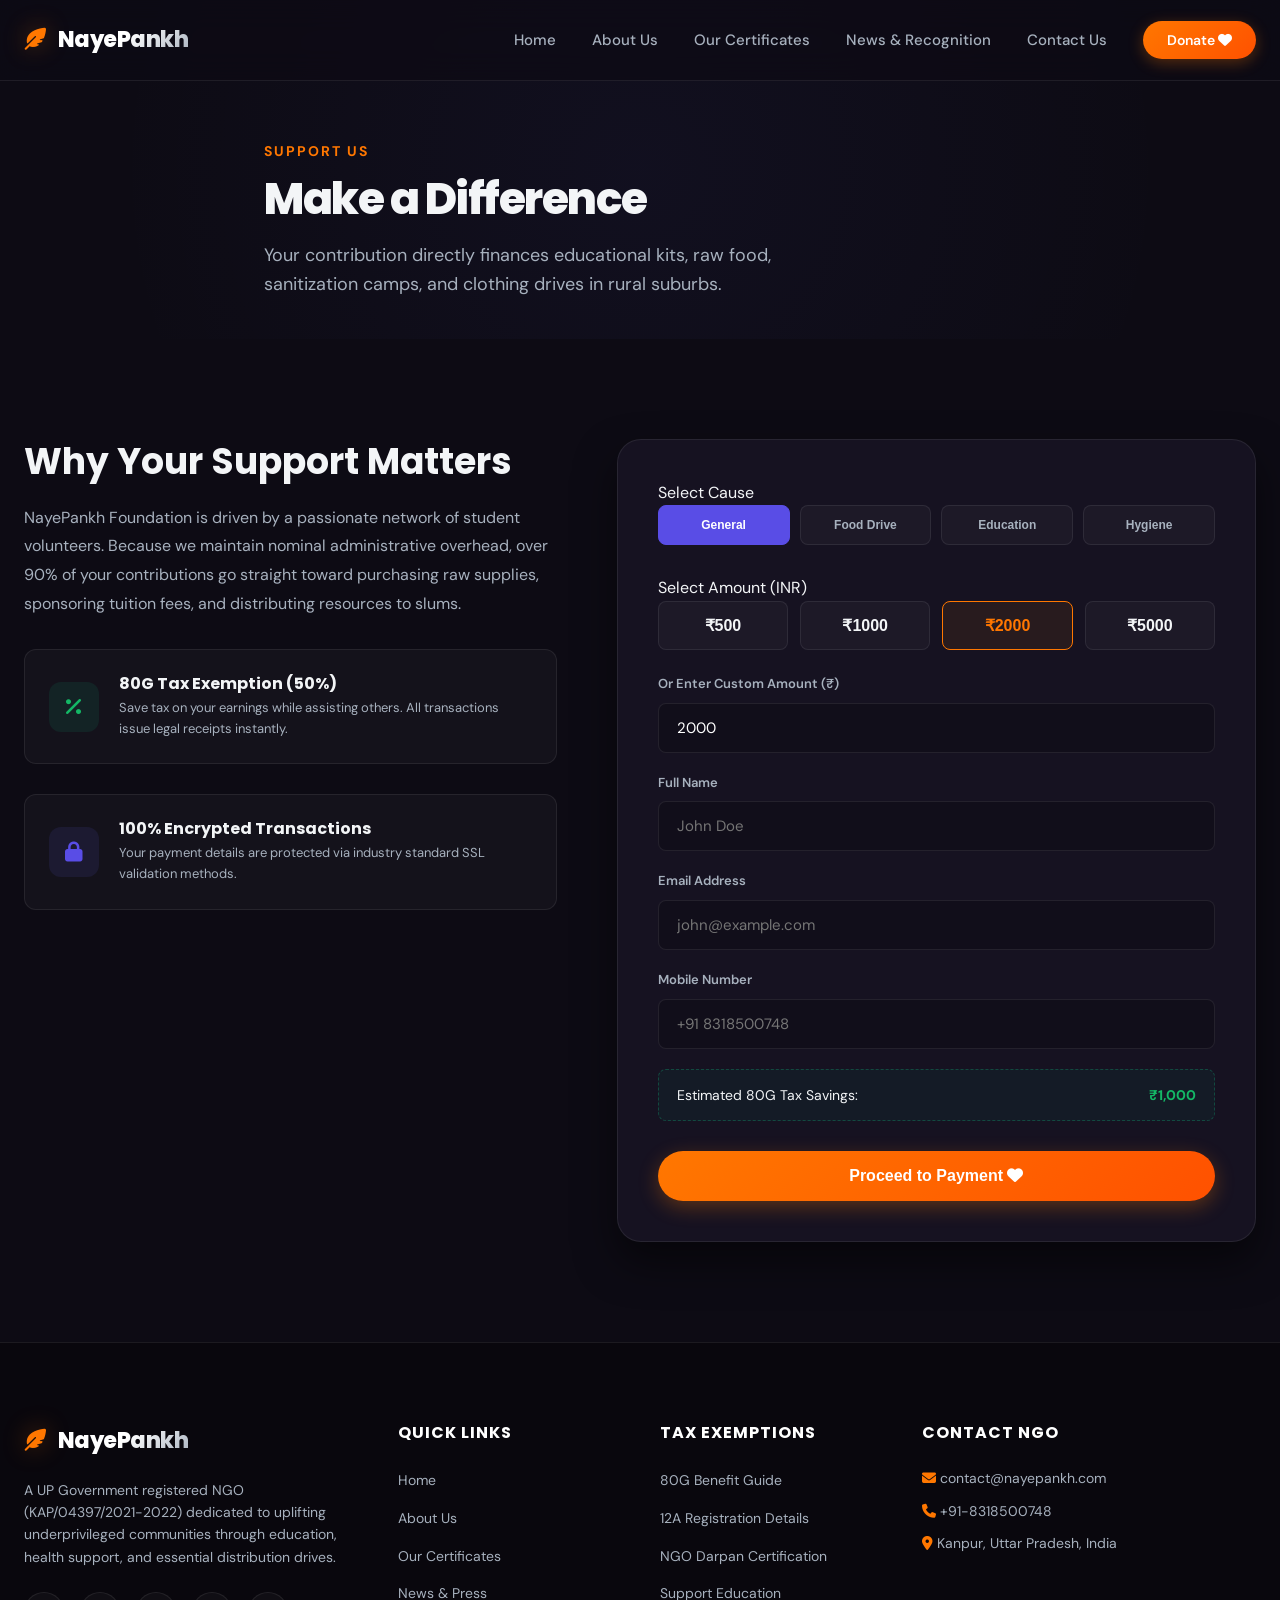
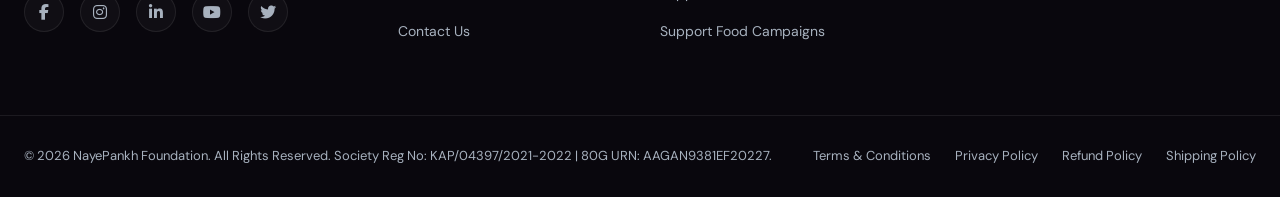
<file: donate.html>
<!DOCTYPE html>
<html lang="en">
<head>
  <meta charset="UTF-8">
  <meta name="viewport" content="width=device-width, initial-scale=1.0">
  <title>Donate Now | NayePankh Foundation</title>
  <meta name="description" content="Support NayePankh Foundation. Make secure donations online for child education, hunger drives, healthcare, and get 50% tax deductions under Section 80G.">
  <meta name="keywords" content="Donate NGO, Sponsor education, tax deduction 80G, UP registered charity, support food drive">
  
  <!-- Favicon -->
  <link rel="icon" type="image/png" href="assets/hero-illustration.png">
  
  <!-- FontAwesome for Icons -->
  <link rel="stylesheet" href="https://cdnjs.cloudflare.com/ajax/libs/font-awesome/6.4.0/css/all.min.css">
  
  <!-- Stylesheets -->
  <link rel="stylesheet" href="css/styles.css">
</head>
<body>

  <!-- Header Section -->
  <header id="main-header">
    <div class="container nav-wrapper">
      <a href="index.html" class="logo" id="header-logo">
        <span class="logo-wing"><i class="fas fa-feather-alt"></i></span>
        <span class="logo-text">NayePankh</span>
      </a>
      
      <nav aria-label="Main Navigation">
        <ul class="nav-links" id="nav-menu">
          <li><a href="index.html" class="nav-link" id="nav-home">Home</a></li>
          <li><a href="about.html" class="nav-link" id="nav-about">About Us</a></li>
          <li><a href="certificates.html" class="nav-link" id="nav-certificates">Our Certificates</a></li>
          <li><a href="news.html" class="nav-link" id="nav-news">News & Recognition</a></li>
          <li><a href="contact.html" class="nav-link" id="nav-contact">Contact Us</a></li>
          <li><a href="donate.html" class="btn-donate-nav active" id="nav-donate-btn">Donate <i class="fas fa-heart"></i></a></li>
        </ul>
      </nav>
      
      <button class="nav-toggle" aria-label="Toggle navigation menu" id="hamburger-btn">
        <span class="hamburger-line"></span>
        <span class="hamburger-line"></span>
        <span class="hamburger-line"></span>
      </button>
    </div>
  </header>

  <!-- Hero sub-header -->
  <section class="section" style="padding-top: 140px; padding-bottom: 40px; background: radial-gradient(circle at 50% 50%, rgba(99, 102, 241, 0.05) 0%, transparent 80%);">
    <div class="container text-center" style="max-width: 800px; margin: 0 auto;">
      <span class="section-subtitle">Support Us</span>
      <h1 class="hero-title" style="font-size: 44px; margin-bottom: 16px;">Make a Difference</h1>
      <p class="hero-description" style="margin-bottom: 0;">Your contribution directly finances educational kits, raw food, sanitization camps, and clothing drives in rural suburbs.</p>
    </div>
  </section>

  <!-- Donation Portal Grid -->
  <section class="section" id="donate-portal">
    <div class="container donate-grid">
      
      <!-- Info Left -->
      <div class="donate-info">
        <h2>Why Your Support Matters</h2>
        <p style="color: var(--text-muted); margin-bottom: 24px; line-height: 1.8;">NayePankh Foundation is driven by a passionate network of student volunteers. Because we maintain nominal administrative overhead, over 90% of your contributions go straight toward purchasing raw supplies, sponsoring tuition fees, and distributing resources to slums.</p>
        
        <div class="donate-benefit-card" id="benefit-80g">
          <div class="benefit-icon"><i class="fas fa-percent"></i></div>
          <div class="benefit-text">
            <h4>80G Tax Exemption (50%)</h4>
            <p>Save tax on your earnings while assisting others. All transactions issue legal receipts instantly.</p>
          </div>
        </div>
        
        <div class="donate-benefit-card" id="benefit-secure">
          <div class="benefit-icon" style="color: var(--primary); background: rgba(99, 102, 241, 0.1);"><i class="fas fa-lock"></i></div>
          <div class="benefit-text">
            <h4>100% Encrypted Transactions</h4>
            <p>Your payment details are protected via industry standard SSL validation methods.</p>
          </div>
        </div>
      </div>
      
      <!-- Form Card Right -->
      <div class="donate-form-card">
        <form id="donation-form" novalidate>
          <input type="hidden" id="selected-cause" value="general">
          
          <!-- Causes tabs -->
          <label class="form-group label">Select Cause</label>
          <div class="form-tabs">
            <button type="button" class="tab-btn active" data-cause="general">General</button>
            <button type="button" class="tab-btn" data-cause="food">Food Drive</button>
            <button type="button" class="tab-btn" data-cause="education">Education</button>
            <button type="button" class="tab-btn" data-cause="hygiene">Hygiene</button>
          </div>
          
          <!-- Preset amount buttons -->
          <label class="form-group label">Select Amount (INR)</label>
          <div class="amount-grid">
            <button type="button" class="amount-btn" data-amount="500">₹500</button>
            <button type="button" class="amount-btn" data-amount="1000">₹1000</button>
            <button type="button" class="amount-btn active" data-amount="2000">₹2000</button>
            <button type="button" class="amount-btn" data-amount="5000">₹5000</button>
          </div>
          
          <!-- Custom amount input -->
          <div class="form-group">
            <label for="custom-amount">Or Enter Custom Amount (₹)</label>
            <input type="number" class="form-control" id="custom-amount" value="2000" min="100">
          </div>
          
          <!-- Donor Info -->
          <div class="form-group">
            <label for="donor-name">Full Name</label>
            <input type="text" class="form-control" id="donor-name" placeholder="John Doe" required>
          </div>
          
          <div class="form-group">
            <label for="donor-email">Email Address</label>
            <input type="email" class="form-control" id="donor-email" placeholder="john@example.com" required>
          </div>
          
          <div class="form-group">
            <label for="donor-phone">Mobile Number</label>
            <input type="tel" class="form-control" id="donor-phone" placeholder="+91 8318500748" required>
          </div>
          
          <!-- Tax Savings Calculator -->
          <div class="tax-savings-calc" id="savings-box">
            <span>Estimated 80G Tax Savings:</span>
            <strong>₹1,000</strong>
          </div>
          
          <button type="submit" class="btn-donate-submit" id="submit-donation">Proceed to Payment <i class="fas fa-heart"></i></button>
        </form>
      </div>
      
    </div>
  </section>

  <!-- Footer Section -->
  <footer id="main-footer">
    <div class="container footer-grid">
      <div class="footer-col" id="footer-col-about">
        <a href="index.html" class="logo" style="margin-bottom: 20px;">
          <span class="logo-wing"><i class="fas fa-feather-alt"></i></span>
          <span class="logo-text">NayePankh</span>
        </a>
        <p class="footer-desc">A UP Government registered NGO (KAP/04397/2021-2022) dedicated to uplifting underprivileged communities through education, health support, and essential distribution drives.</p>
        <div class="social-links">
          <a href="http://www.facebook.com/nayepankhfoundation" class="social-btn" aria-label="Facebook"><i class="fab fa-facebook-f"></i></a>
          <a href="http://www.instagram.com/nayepankhfoundation" class="social-btn" aria-label="Instagram"><i class="fab fa-instagram"></i></a>
          <a href="https://www.linkedin.com/company/nayepankh" class="social-btn" aria-label="LinkedIn"><i class="fab fa-linkedin-in"></i></a>
          <a href="https://www.youtube.com/@nayepankhfoundation" class="social-btn" aria-label="YouTube"><i class="fab fa-youtube"></i></a>
          <a href="http://www.twitter.com/nayepankh" class="social-btn" aria-label="Twitter"><i class="fab fa-twitter"></i></a>
        </div>
      </div>
      
      <div class="footer-col" id="footer-col-links">
        <h4>Quick Links</h4>
        <ul class="footer-links">
          <li><a href="index.html">Home</a></li>
          <li><a href="about.html">About Us</a></li>
          <li><a href="certificates.html">Our Certificates</a></li>
          <li><a href="news.html">News & Press</a></li>
          <li><a href="contact.html">Contact Us</a></li>
        </ul>
      </div>
      
      <div class="footer-col" id="footer-col-exemption">
        <h4>Tax Exemptions</h4>
        <ul class="footer-links">
          <li><a href="donate.html">80G Benefit Guide</a></li>
          <li><a href="certificates.html">12A Registration Details</a></li>
          <li><a href="certificates.html">NGO Darpan Certification</a></li>
          <li><a href="donate.html">Support Education</a></li>
          <li><a href="donate.html">Support Food Campaigns</a></li>
        </ul>
      </div>
      
      <div class="footer-col" id="footer-col-contact">
        <h4>Contact NGO</h4>
        <p class="footer-desc" style="margin-top: 0;"><i class="fas fa-envelope text-orange" style="color:var(--accent);"></i> contact@nayepankh.com</p>
        <p class="footer-desc" style="margin-top: 10px;"><i class="fas fa-phone text-orange" style="color:var(--accent);"></i> +91-8318500748</p>
        <p class="footer-desc" style="margin-top: 10px;"><i class="fas fa-map-marker-alt text-orange" style="color:var(--accent);"></i> Kanpur, Uttar Pradesh, India</p>
      </div>
    </div>
    
    <div class="container footer-bottom">
      <p id="copyright-text">&copy; 2026 NayePankh Foundation. All Rights Reserved. Society Reg No: KAP/04397/2021-2022 | 80G URN: AAGAN9381EF20227.</p>
      <div class="footer-bottom-links" id="footer-policy-links">
        <a href="terms.html">Terms & Conditions</a>
        <a href="privacy.html">Privacy Policy</a>
        <a href="refund.html">Refund Policy</a>
        <a href="shipping.html">Shipping Policy</a>
      </div>
    </div>
  </footer>

  <!-- Scripts -->
  <script src="js/main.js"></script>
</body>
</html>
</file>
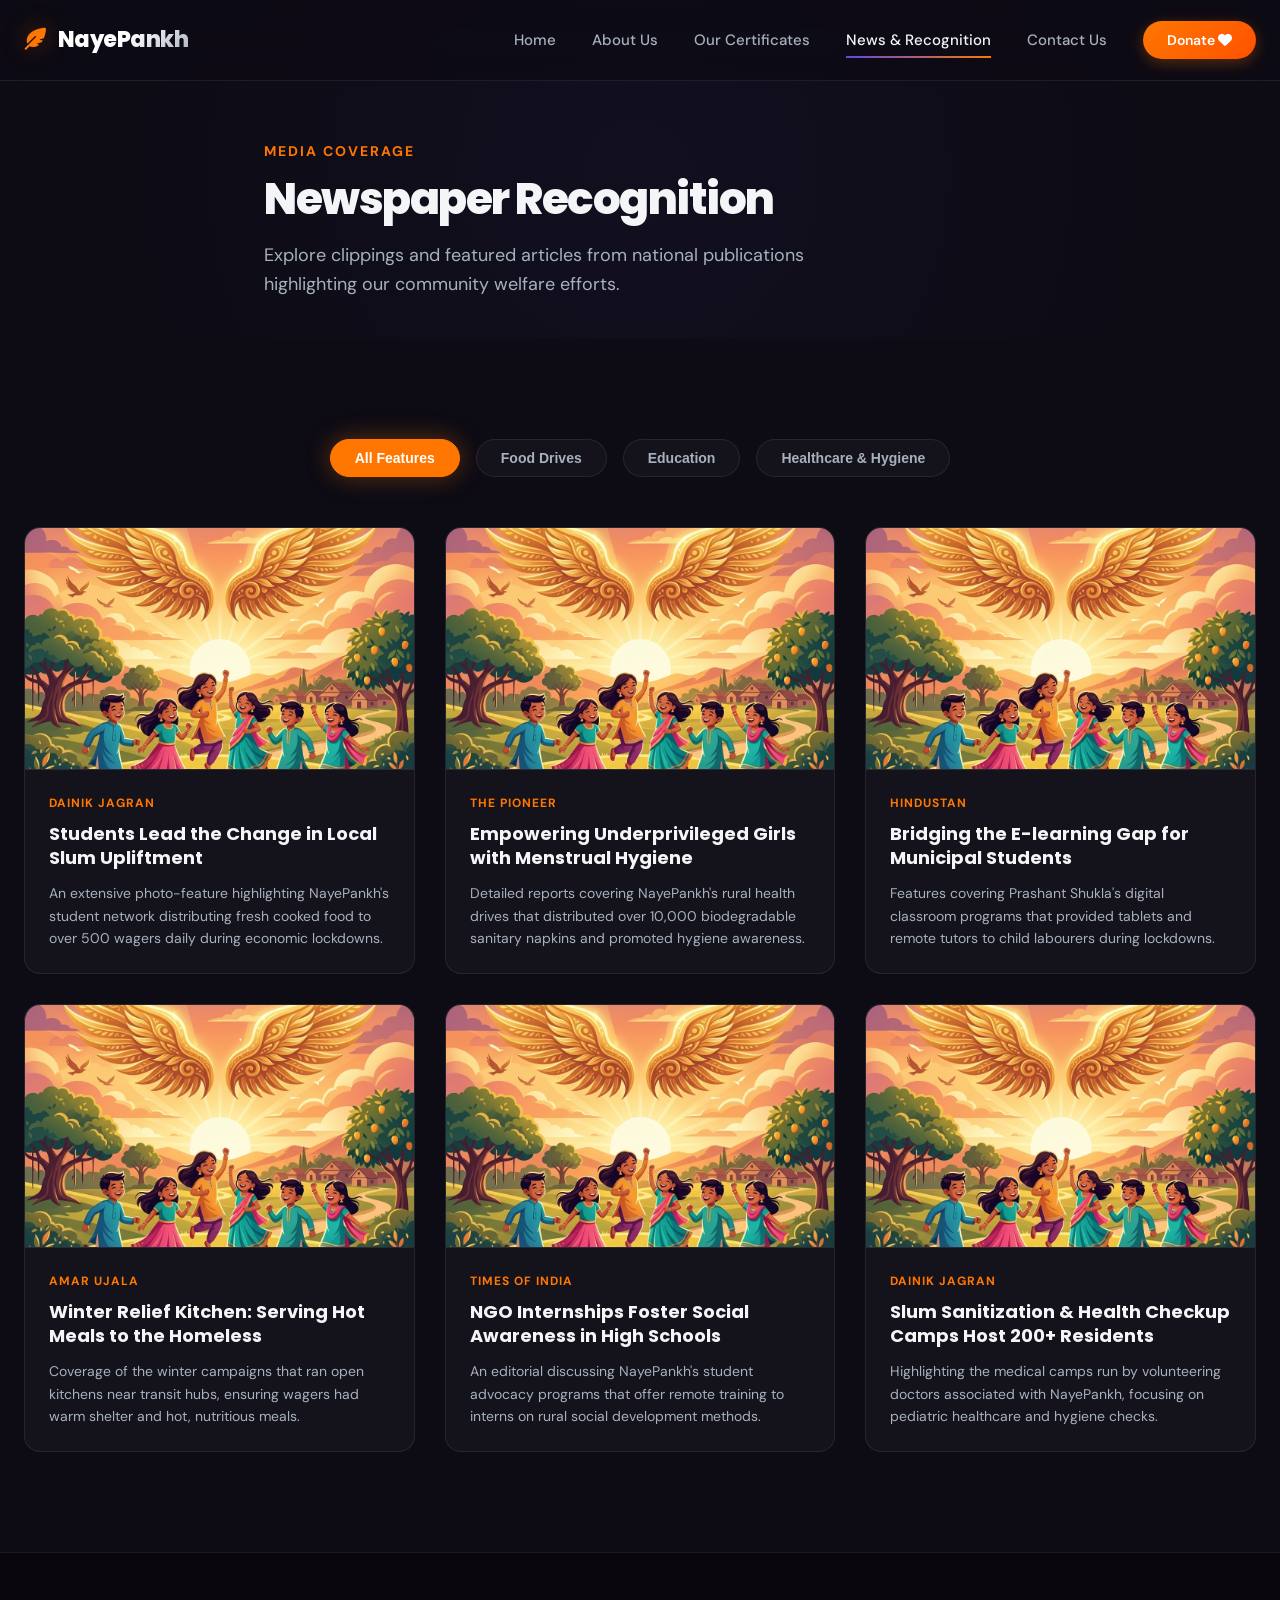
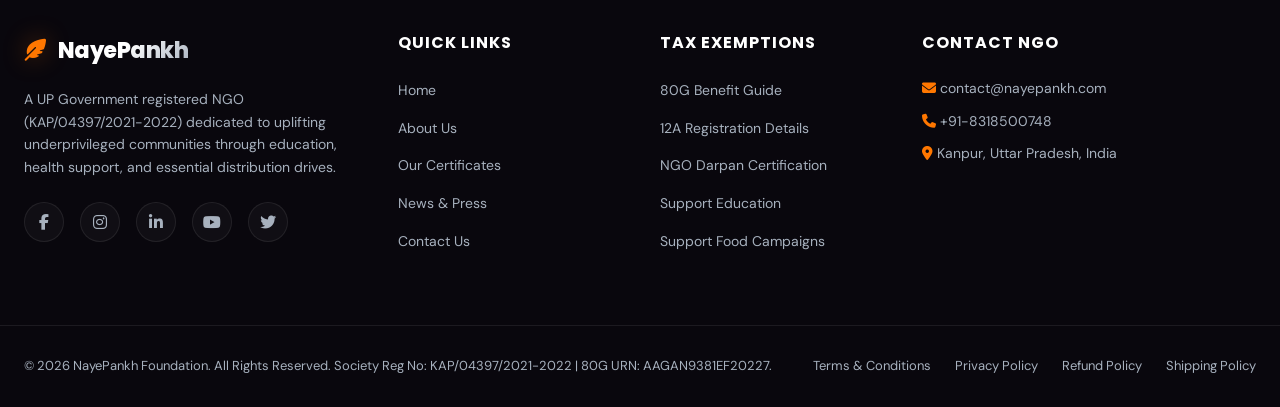
<file: news.html>
<!DOCTYPE html>
<html lang="en">
<head>
  <meta charset="UTF-8">
  <meta name="viewport" content="width=device-width, initial-scale=1.0">
  <title>Newspaper Recognition | NayePankh Foundation</title>
  <meta name="description" content="Read about NayePankh Foundation's newspaper clippings and press features in leading media outlets like Dainik Jagran, Amar Ujala, and The Pioneer.">
  <meta name="keywords" content="Newspaper recognition, Dainik Jagran NayePankh, The Pioneer NGO, Press releases, media coverage">
  
  <!-- Favicon -->
  <link rel="icon" type="image/png" href="assets/hero-illustration.png">
  
  <!-- FontAwesome for Icons -->
  <link rel="stylesheet" href="https://cdnjs.cloudflare.com/ajax/libs/font-awesome/6.4.0/css/all.min.css">
  
  <!-- Stylesheets -->
  <link rel="stylesheet" href="css/styles.css">
</head>
<body>

  <!-- Header Section -->
  <header id="main-header">
    <div class="container nav-wrapper">
      <a href="index.html" class="logo" id="header-logo">
        <span class="logo-wing"><i class="fas fa-feather-alt"></i></span>
        <span class="logo-text">NayePankh</span>
      </a>
      
      <nav aria-label="Main Navigation">
        <ul class="nav-links" id="nav-menu">
          <li><a href="index.html" class="nav-link" id="nav-home">Home</a></li>
          <li><a href="about.html" class="nav-link" id="nav-about">About Us</a></li>
          <li><a href="certificates.html" class="nav-link" id="nav-certificates">Our Certificates</a></li>
          <li><a href="news.html" class="nav-link active" id="nav-news">News & Recognition</a></li>
          <li><a href="contact.html" class="nav-link" id="nav-contact">Contact Us</a></li>
          <li><a href="donate.html" class="btn-donate-nav" id="nav-donate-btn">Donate <i class="fas fa-heart"></i></a></li>
        </ul>
      </nav>
      
      <button class="nav-toggle" aria-label="Toggle navigation menu" id="hamburger-btn">
        <span class="hamburger-line"></span>
        <span class="hamburger-line"></span>
        <span class="hamburger-line"></span>
      </button>
    </div>
  </header>

  <!-- Hero sub-header -->
  <section class="section" style="padding-top: 140px; padding-bottom: 40px; background: radial-gradient(circle at 50% 50%, rgba(99, 102, 241, 0.05) 0%, transparent 80%);">
    <div class="container text-center" style="max-width: 800px; margin: 0 auto;">
      <span class="section-subtitle">Media Coverage</span>
      <h1 class="hero-title" style="font-size: 44px; margin-bottom: 16px;">Newspaper Recognition</h1>
      <p class="hero-description" style="margin-bottom: 0;">Explore clippings and featured articles from national publications highlighting our community welfare efforts.</p>
    </div>
  </section>

  <!-- Category Filter & Media Cards -->
  <section class="section" id="news-section">
    <div class="container">
      
      <!-- Filter Tabs -->
      <div class="filter-tabs" id="news-filters">
        <button class="filter-btn active" data-filter="all">All Features</button>
        <button class="filter-btn" data-filter="food">Food Drives</button>
        <button class="filter-btn" data-filter="education">Education</button>
        <button class="filter-btn" data-filter="hygiene">Healthcare & Hygiene</button>
      </div>
      
      <!-- News Grid -->
      <div class="news-grid" id="news-media-grid">
        <!-- News 1 -->
        <div class="news-card media-item" data-category="food" id="news-item-1">
          <div class="news-img">
            <img src="assets/hero-illustration.png" alt="Dainik Jagran Slum Food Drive">
          </div>
          <div class="news-content">
            <span class="news-source">Dainik Jagran</span>
            <h3 class="news-title">Students Lead the Change in Local Slum Upliftment</h3>
            <p class="news-desc">An extensive photo-feature highlighting NayePankh's student network distributing fresh cooked food to over 500 wagers daily during economic lockdowns.</p>
          </div>
        </div>
        
        <!-- News 2 -->
        <div class="news-card media-item" data-category="hygiene" id="news-item-2">
          <div class="news-img">
            <img src="assets/hero-illustration.png" alt="The Pioneer Sanitary pads distribution">
          </div>
          <div class="news-content">
            <span class="news-source">The Pioneer</span>
            <h3 class="news-title">Empowering Underprivileged Girls with Menstrual Hygiene</h3>
            <p class="news-desc">Detailed reports covering NayePankh's rural health drives that distributed over 10,000 biodegradable sanitary napkins and promoted hygiene awareness.</p>
          </div>
        </div>
        
        <!-- News 3 -->
        <div class="news-card media-item" data-category="education" id="news-item-3">
          <div class="news-img">
            <img src="assets/hero-illustration.png" alt="Hindustan Child Education support">
          </div>
          <div class="news-content">
            <span class="news-source">Hindustan</span>
            <h3 class="news-title">Bridging the E-learning Gap for Municipal Students</h3>
            <p class="news-desc">Features covering Prashant Shukla's digital classroom programs that provided tablets and remote tutors to child labourers during lockdowns.</p>
          </div>
        </div>
        
        <!-- News 4 -->
        <div class="news-card media-item" data-category="food" id="news-item-4">
          <div class="news-img">
            <img src="assets/hero-illustration.png" alt="Amar Ujala winter distribution">
          </div>
          <div class="news-content">
            <span class="news-source">Amar Ujala</span>
            <h3 class="news-title">Winter Relief Kitchen: Serving Hot Meals to the Homeless</h3>
            <p class="news-desc">Coverage of the winter campaigns that ran open kitchens near transit hubs, ensuring wagers had warm shelter and hot, nutritious meals.</p>
          </div>
        </div>
        
        <!-- News 5 -->
        <div class="news-card media-item" data-category="education" id="news-item-5">
          <div class="news-img">
            <img src="assets/hero-illustration.png" alt="Times of India student internships">
          </div>
          <div class="news-content">
            <span class="news-source">Times of India</span>
            <h3 class="news-title">NGO Internships Foster Social Awareness in High Schools</h3>
            <p class="news-desc">An editorial discussing NayePankh's student advocacy programs that offer remote training to interns on rural social development methods.</p>
          </div>
        </div>
        
        <!-- News 6 -->
        <div class="news-card media-item" data-category="hygiene" id="news-item-6">
          <div class="news-img">
            <img src="assets/hero-illustration.png" alt="Dainik Jagran sanitization camps">
          </div>
          <div class="news-content">
            <span class="news-source">Dainik Jagran</span>
            <h3 class="news-title">Slum Sanitization & Health Checkup Camps Host 200+ Residents</h3>
            <p class="news-desc">Highlighting the medical camps run by volunteering doctors associated with NayePankh, focusing on pediatric healthcare and hygiene checks.</p>
          </div>
        </div>
      </div>
    </div>
  </section>

  <!-- Footer Section -->
  <footer id="main-footer">
    <div class="container footer-grid">
      <div class="footer-col" id="footer-col-about">
        <a href="index.html" class="logo" style="margin-bottom: 20px;">
          <span class="logo-wing"><i class="fas fa-feather-alt"></i></span>
          <span class="logo-text">NayePankh</span>
        </a>
        <p class="footer-desc">A UP Government registered NGO (KAP/04397/2021-2022) dedicated to uplifting underprivileged communities through education, health support, and essential distribution drives.</p>
        <div class="social-links">
          <a href="http://www.facebook.com/nayepankhfoundation" class="social-btn" aria-label="Facebook"><i class="fab fa-facebook-f"></i></a>
          <a href="http://www.instagram.com/nayepankhfoundation" class="social-btn" aria-label="Instagram"><i class="fab fa-instagram"></i></a>
          <a href="https://www.linkedin.com/company/nayepankh" class="social-btn" aria-label="LinkedIn"><i class="fab fa-linkedin-in"></i></a>
          <a href="https://www.youtube.com/@nayepankhfoundation" class="social-btn" aria-label="YouTube"><i class="fab fa-youtube"></i></a>
          <a href="http://www.twitter.com/nayepankh" class="social-btn" aria-label="Twitter"><i class="fab fa-twitter"></i></a>
        </div>
      </div>
      
      <div class="footer-col" id="footer-col-links">
        <h4>Quick Links</h4>
        <ul class="footer-links">
          <li><a href="index.html">Home</a></li>
          <li><a href="about.html">About Us</a></li>
          <li><a href="certificates.html">Our Certificates</a></li>
          <li><a href="news.html">News & Press</a></li>
          <li><a href="contact.html">Contact Us</a></li>
        </ul>
      </div>
      
      <div class="footer-col" id="footer-col-exemption">
        <h4>Tax Exemptions</h4>
        <ul class="footer-links">
          <li><a href="donate.html">80G Benefit Guide</a></li>
          <li><a href="certificates.html">12A Registration Details</a></li>
          <li><a href="certificates.html">NGO Darpan Certification</a></li>
          <li><a href="donate.html">Support Education</a></li>
          <li><a href="donate.html">Support Food Campaigns</a></li>
        </ul>
      </div>
      
      <div class="footer-col" id="footer-col-contact">
        <h4>Contact NGO</h4>
        <p class="footer-desc" style="margin-top: 0;"><i class="fas fa-envelope text-orange" style="color:var(--accent);"></i> contact@nayepankh.com</p>
        <p class="footer-desc" style="margin-top: 10px;"><i class="fas fa-phone text-orange" style="color:var(--accent);"></i> +91-8318500748</p>
        <p class="footer-desc" style="margin-top: 10px;"><i class="fas fa-map-marker-alt text-orange" style="color:var(--accent);"></i> Kanpur, Uttar Pradesh, India</p>
      </div>
    </div>
    
    <div class="container footer-bottom">
      <p id="copyright-text">&copy; 2026 NayePankh Foundation. All Rights Reserved. Society Reg No: KAP/04397/2021-2022 | 80G URN: AAGAN9381EF20227.</p>
      <div class="footer-bottom-links" id="footer-policy-links">
        <a href="terms.html">Terms & Conditions</a>
        <a href="privacy.html">Privacy Policy</a>
        <a href="refund.html">Refund Policy</a>
        <a href="shipping.html">Shipping Policy</a>
      </div>
    </div>
  </footer>

  <!-- Scripts -->
  <script src="js/main.js"></script>
  
  <!-- Inline Category Filter Handler -->
  <script>
    document.addEventListener('DOMContentLoaded', () => {
      const filterBtns = document.querySelectorAll('.filter-btn');
      const items = document.querySelectorAll('.media-item');
      
      filterBtns.forEach(btn => {
        btn.addEventListener('click', () => {
          // Toggle active class on buttons
          filterBtns.forEach(b => b.classList.remove('active'));
          btn.classList.add('active');
          
          const filter = btn.getAttribute('data-filter');
          
          items.forEach(item => {
            const category = item.getAttribute('data-category');
            if (filter === 'all' || category === filter) {
              item.style.display = 'block';
              // Trigger a small animation
              item.style.animation = 'fadeIn 0.4s ease';
            } else {
              item.style.display = 'none';
            }
          });
        });
      });
    });
  </script>
</body>
</html>
</file>
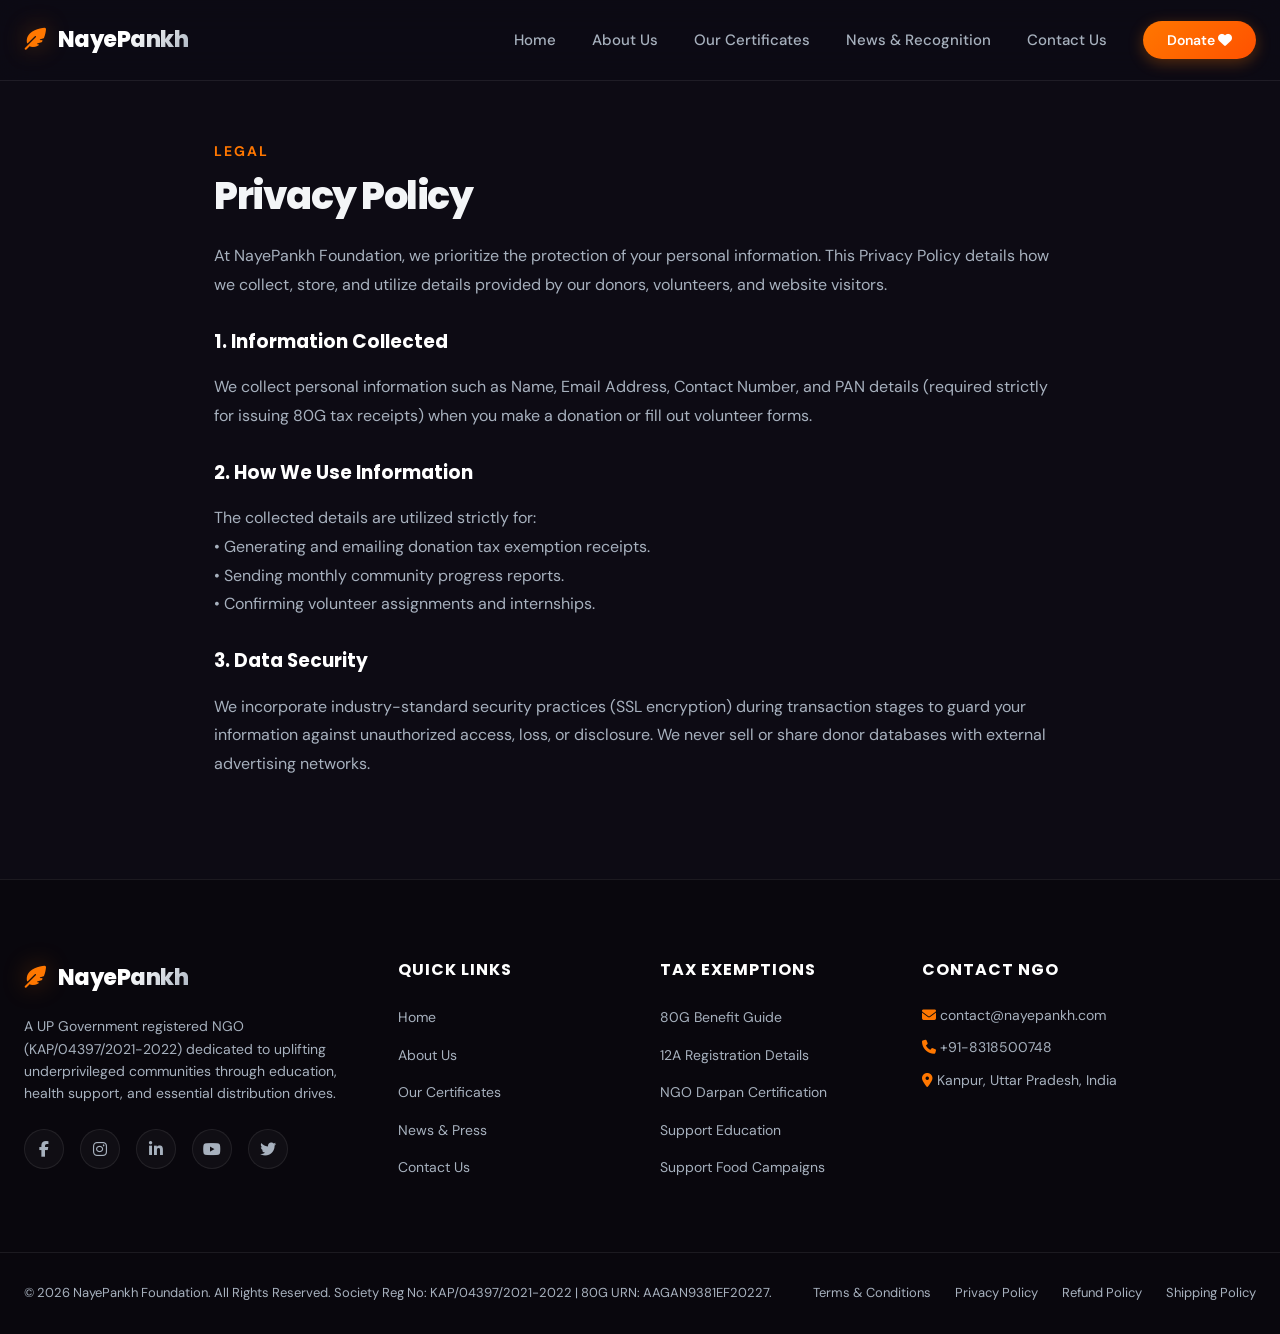
<file: privacy.html>
<!DOCTYPE html>
<html lang="en">
<head>
  <meta charset="UTF-8">
  <meta name="viewport" content="width=device-width, initial-scale=1.0">
  <title>Privacy Policy | NayePankh Foundation</title>
  <link rel="icon" type="image/png" href="assets/hero-illustration.png">
  <link rel="stylesheet" href="https://cdnjs.cloudflare.com/ajax/libs/font-awesome/6.4.0/css/all.min.css">
  <link rel="stylesheet" href="css/styles.css">
</head>
<body>

  <!-- Header Section -->
  <header id="main-header">
    <div class="container nav-wrapper">
      <a href="index.html" class="logo" id="header-logo">
        <span class="logo-wing"><i class="fas fa-feather-alt"></i></span>
        <span class="logo-text">NayePankh</span>
      </a>
      <nav aria-label="Main Navigation">
        <ul class="nav-links" id="nav-menu">
          <li><a href="index.html" class="nav-link" id="nav-home">Home</a></li>
          <li><a href="about.html" class="nav-link" id="nav-about">About Us</a></li>
          <li><a href="certificates.html" class="nav-link" id="nav-certificates">Our Certificates</a></li>
          <li><a href="news.html" class="nav-link" id="nav-news">News & Recognition</a></li>
          <li><a href="contact.html" class="nav-link" id="nav-contact">Contact Us</a></li>
          <li><a href="donate.html" class="btn-donate-nav" id="nav-donate-btn">Donate <i class="fas fa-heart"></i></a></li>
        </ul>
      </nav>
      <button class="nav-toggle" aria-label="Toggle navigation menu" id="hamburger-btn">
        <span class="hamburger-line"></span>
        <span class="hamburger-line"></span>
        <span class="hamburger-line"></span>
      </button>
    </div>
  </header>

  <!-- Content Section -->
  <section class="section" style="padding-top: 140px;">
    <div class="container" style="max-width: 900px;">
      <span class="section-subtitle">Legal</span>
      <h1 class="hero-title" style="font-size: 38px; margin-bottom: 24px;">Privacy Policy</h1>
      
      <div style="color: var(--text-muted); line-height: 1.8; display: flex; flex-direction: column; gap: 20px;">
        <p>At NayePankh Foundation, we prioritize the protection of your personal information. This Privacy Policy details how we collect, store, and utilize details provided by our donors, volunteers, and website visitors.</p>
        
        <h3 style="color: white; margin-top: 10px;">1. Information Collected</h3>
        <p>We collect personal information such as Name, Email Address, Contact Number, and PAN details (required strictly for issuing 80G tax receipts) when you make a donation or fill out volunteer forms.</p>
        
        <h3 style="color: white; margin-top: 10px;">2. How We Use Information</h3>
        <p>The collected details are utilized strictly for:
          <br>&bull; Generating and emailing donation tax exemption receipts.
          <br>&bull; Sending monthly community progress reports.
          <br>&bull; Confirming volunteer assignments and internships.
        </p>
        
        <h3 style="color: white; margin-top: 10px;">3. Data Security</h3>
        <p>We incorporate industry-standard security practices (SSL encryption) during transaction stages to guard your information against unauthorized access, loss, or disclosure. We never sell or share donor databases with external advertising networks.</p>
      </div>
    </div>
  </section>

  <!-- Footer Section -->
  <footer id="main-footer">
    <div class="container footer-grid">
      <div class="footer-col" id="footer-col-about">
        <a href="index.html" class="logo" style="margin-bottom: 20px;">
          <span class="logo-wing"><i class="fas fa-feather-alt"></i></span>
          <span class="logo-text">NayePankh</span>
        </a>
        <p class="footer-desc">A UP Government registered NGO (KAP/04397/2021-2022) dedicated to uplifting underprivileged communities through education, health support, and essential distribution drives.</p>
        <div class="social-links">
          <a href="http://www.facebook.com/nayepankhfoundation" class="social-btn" aria-label="Facebook"><i class="fab fa-facebook-f"></i></a>
          <a href="http://www.instagram.com/nayepankhfoundation" class="social-btn" aria-label="Instagram"><i class="fab fa-instagram"></i></a>
          <a href="https://www.linkedin.com/company/nayepankh" class="social-btn" aria-label="LinkedIn"><i class="fab fa-linkedin-in"></i></a>
          <a href="https://www.youtube.com/@nayepankhfoundation" class="social-btn" aria-label="YouTube"><i class="fab fa-youtube"></i></a>
          <a href="http://www.twitter.com/nayepankh" class="social-btn" aria-label="Twitter"><i class="fab fa-twitter"></i></a>
        </div>
      </div>
      
      <div class="footer-col" id="footer-col-links">
        <h4>Quick Links</h4>
        <ul class="footer-links">
          <li><a href="index.html">Home</a></li>
          <li><a href="about.html">About Us</a></li>
          <li><a href="certificates.html">Our Certificates</a></li>
          <li><a href="news.html">News & Press</a></li>
          <li><a href="contact.html">Contact Us</a></li>
        </ul>
      </div>
      
      <div class="footer-col" id="footer-col-exemption">
        <h4>Tax Exemptions</h4>
        <ul class="footer-links">
          <li><a href="donate.html">80G Benefit Guide</a></li>
          <li><a href="certificates.html">12A Registration Details</a></li>
          <li><a href="certificates.html">NGO Darpan Certification</a></li>
          <li><a href="donate.html">Support Education</a></li>
          <li><a href="donate.html">Support Food Campaigns</a></li>
        </ul>
      </div>
      
      <div class="footer-col" id="footer-col-contact">
        <h4>Contact NGO</h4>
        <p class="footer-desc" style="margin-top: 0;"><i class="fas fa-envelope text-orange" style="color:var(--accent);"></i> contact@nayepankh.com</p>
        <p class="footer-desc" style="margin-top: 10px;"><i class="fas fa-phone text-orange" style="color:var(--accent);"></i> +91-8318500748</p>
        <p class="footer-desc" style="margin-top: 10px;"><i class="fas fa-map-marker-alt text-orange" style="color:var(--accent);"></i> Kanpur, Uttar Pradesh, India</p>
      </div>
    </div>
    
    <div class="container footer-bottom">
      <p id="copyright-text">&copy; 2026 NayePankh Foundation. All Rights Reserved. Society Reg No: KAP/04397/2021-2022 | 80G URN: AAGAN9381EF20227.</p>
      <div class="footer-bottom-links" id="footer-policy-links">
        <a href="terms.html">Terms & Conditions</a>
        <a href="privacy.html">Privacy Policy</a>
        <a href="refund.html">Refund Policy</a>
        <a href="shipping.html">Shipping Policy</a>
      </div>
    </div>
  </footer>

  <!-- Scripts -->
  <script src="js/main.js"></script>
</body>
</html>
</file>
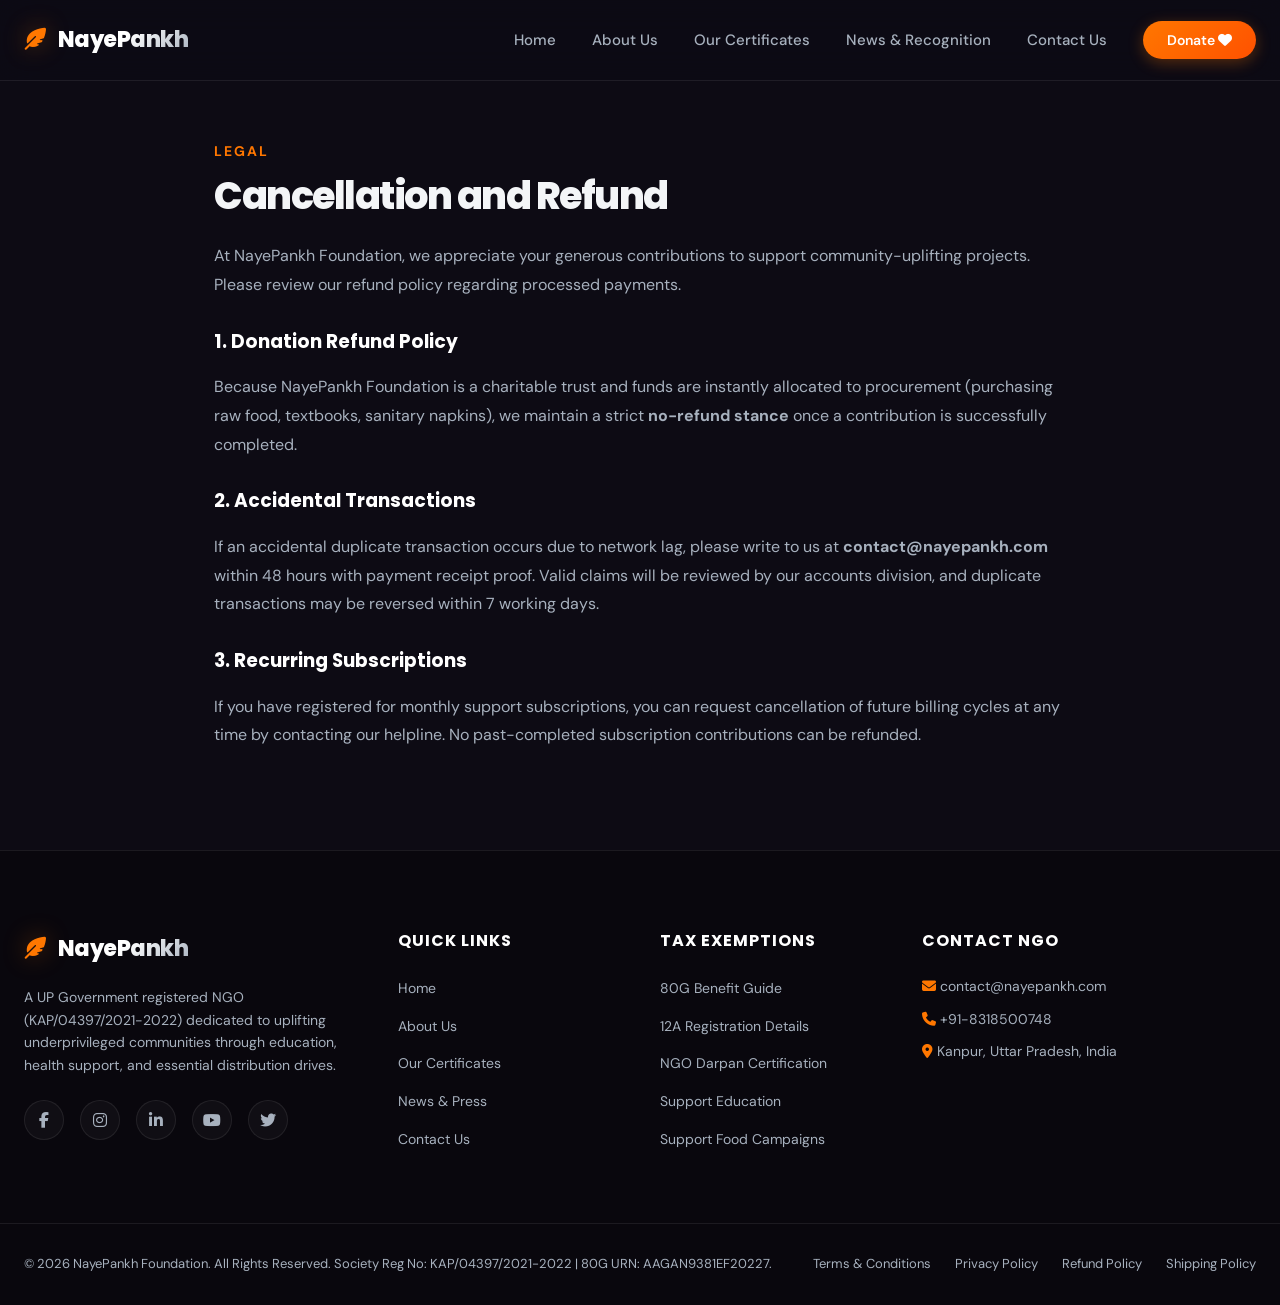
<file: refund.html>
<!DOCTYPE html>
<html lang="en">
<head>
  <meta charset="UTF-8">
  <meta name="viewport" content="width=device-width, initial-scale=1.0">
  <title>Cancellation & Refund Policy | NayePankh Foundation</title>
  <link rel="icon" type="image/png" href="assets/hero-illustration.png">
  <link rel="stylesheet" href="https://cdnjs.cloudflare.com/ajax/libs/font-awesome/6.4.0/css/all.min.css">
  <link rel="stylesheet" href="css/styles.css">
</head>
<body>

  <!-- Header Section -->
  <header id="main-header">
    <div class="container nav-wrapper">
      <a href="index.html" class="logo" id="header-logo">
        <span class="logo-wing"><i class="fas fa-feather-alt"></i></span>
        <span class="logo-text">NayePankh</span>
      </a>
      <nav aria-label="Main Navigation">
        <ul class="nav-links" id="nav-menu">
          <li><a href="index.html" class="nav-link" id="nav-home">Home</a></li>
          <li><a href="about.html" class="nav-link" id="nav-about">About Us</a></li>
          <li><a href="certificates.html" class="nav-link" id="nav-certificates">Our Certificates</a></li>
          <li><a href="news.html" class="nav-link" id="nav-news">News & Recognition</a></li>
          <li><a href="contact.html" class="nav-link" id="nav-contact">Contact Us</a></li>
          <li><a href="donate.html" class="btn-donate-nav" id="nav-donate-btn">Donate <i class="fas fa-heart"></i></a></li>
        </ul>
      </nav>
      <button class="nav-toggle" aria-label="Toggle navigation menu" id="hamburger-btn">
        <span class="hamburger-line"></span>
        <span class="hamburger-line"></span>
        <span class="hamburger-line"></span>
      </button>
    </div>
  </header>

  <!-- Content Section -->
  <section class="section" style="padding-top: 140px;">
    <div class="container" style="max-width: 900px;">
      <span class="section-subtitle">Legal</span>
      <h1 class="hero-title" style="font-size: 38px; margin-bottom: 24px;">Cancellation and Refund</h1>
      
      <div style="color: var(--text-muted); line-height: 1.8; display: flex; flex-direction: column; gap: 20px;">
        <p>At NayePankh Foundation, we appreciate your generous contributions to support community-uplifting projects. Please review our refund policy regarding processed payments.</p>
        
        <h3 style="color: white; margin-top: 10px;">1. Donation Refund Policy</h3>
        <p>Because NayePankh Foundation is a charitable trust and funds are instantly allocated to procurement (purchasing raw food, textbooks, sanitary napkins), we maintain a strict <strong>no-refund stance</strong> once a contribution is successfully completed.</p>
        
        <h3 style="color: white; margin-top: 10px;">2. Accidental Transactions</h3>
        <p>If an accidental duplicate transaction occurs due to network lag, please write to us at <strong>contact@nayepankh.com</strong> within 48 hours with payment receipt proof. Valid claims will be reviewed by our accounts division, and duplicate transactions may be reversed within 7 working days.</p>
        
        <h3 style="color: white; margin-top: 10px;">3. Recurring Subscriptions</h3>
        <p>If you have registered for monthly support subscriptions, you can request cancellation of future billing cycles at any time by contacting our helpline. No past-completed subscription contributions can be refunded.</p>
      </div>
    </div>
  </section>

  <!-- Footer Section -->
  <footer id="main-footer">
    <div class="container footer-grid">
      <div class="footer-col" id="footer-col-about">
        <a href="index.html" class="logo" style="margin-bottom: 20px;">
          <span class="logo-wing"><i class="fas fa-feather-alt"></i></span>
          <span class="logo-text">NayePankh</span>
        </a>
        <p class="footer-desc">A UP Government registered NGO (KAP/04397/2021-2022) dedicated to uplifting underprivileged communities through education, health support, and essential distribution drives.</p>
        <div class="social-links">
          <a href="http://www.facebook.com/nayepankhfoundation" class="social-btn" aria-label="Facebook"><i class="fab fa-facebook-f"></i></a>
          <a href="http://www.instagram.com/nayepankhfoundation" class="social-btn" aria-label="Instagram"><i class="fab fa-instagram"></i></a>
          <a href="https://www.linkedin.com/company/nayepankh" class="social-btn" aria-label="LinkedIn"><i class="fab fa-linkedin-in"></i></a>
          <a href="https://www.youtube.com/@nayepankhfoundation" class="social-btn" aria-label="YouTube"><i class="fab fa-youtube"></i></a>
          <a href="http://www.twitter.com/nayepankh" class="social-btn" aria-label="Twitter"><i class="fab fa-twitter"></i></a>
        </div>
      </div>
      
      <div class="footer-col" id="footer-col-links">
        <h4>Quick Links</h4>
        <ul class="footer-links">
          <li><a href="index.html">Home</a></li>
          <li><a href="about.html">About Us</a></li>
          <li><a href="certificates.html">Our Certificates</a></li>
          <li><a href="news.html">News & Press</a></li>
          <li><a href="contact.html">Contact Us</a></li>
        </ul>
      </div>
      
      <div class="footer-col" id="footer-col-exemption">
        <h4>Tax Exemptions</h4>
        <ul class="footer-links">
          <li><a href="donate.html">80G Benefit Guide</a></li>
          <li><a href="certificates.html">12A Registration Details</a></li>
          <li><a href="certificates.html">NGO Darpan Certification</a></li>
          <li><a href="donate.html">Support Education</a></li>
          <li><a href="donate.html">Support Food Campaigns</a></li>
        </ul>
      </div>
      
      <div class="footer-col" id="footer-col-contact">
        <h4>Contact NGO</h4>
        <p class="footer-desc" style="margin-top: 0;"><i class="fas fa-envelope text-orange" style="color:var(--accent);"></i> contact@nayepankh.com</p>
        <p class="footer-desc" style="margin-top: 10px;"><i class="fas fa-phone text-orange" style="color:var(--accent);"></i> +91-8318500748</p>
        <p class="footer-desc" style="margin-top: 10px;"><i class="fas fa-map-marker-alt text-orange" style="color:var(--accent);"></i> Kanpur, Uttar Pradesh, India</p>
      </div>
    </div>
    
    <div class="container footer-bottom">
      <p id="copyright-text">&copy; 2026 NayePankh Foundation. All Rights Reserved. Society Reg No: KAP/04397/2021-2022 | 80G URN: AAGAN9381EF20227.</p>
      <div class="footer-bottom-links" id="footer-policy-links">
        <a href="terms.html">Terms & Conditions</a>
        <a href="privacy.html">Privacy Policy</a>
        <a href="refund.html">Refund Policy</a>
        <a href="shipping.html">Shipping Policy</a>
      </div>
    </div>
  </footer>

  <!-- Scripts -->
  <script src="js/main.js"></script>
</body>
</html>
</file>
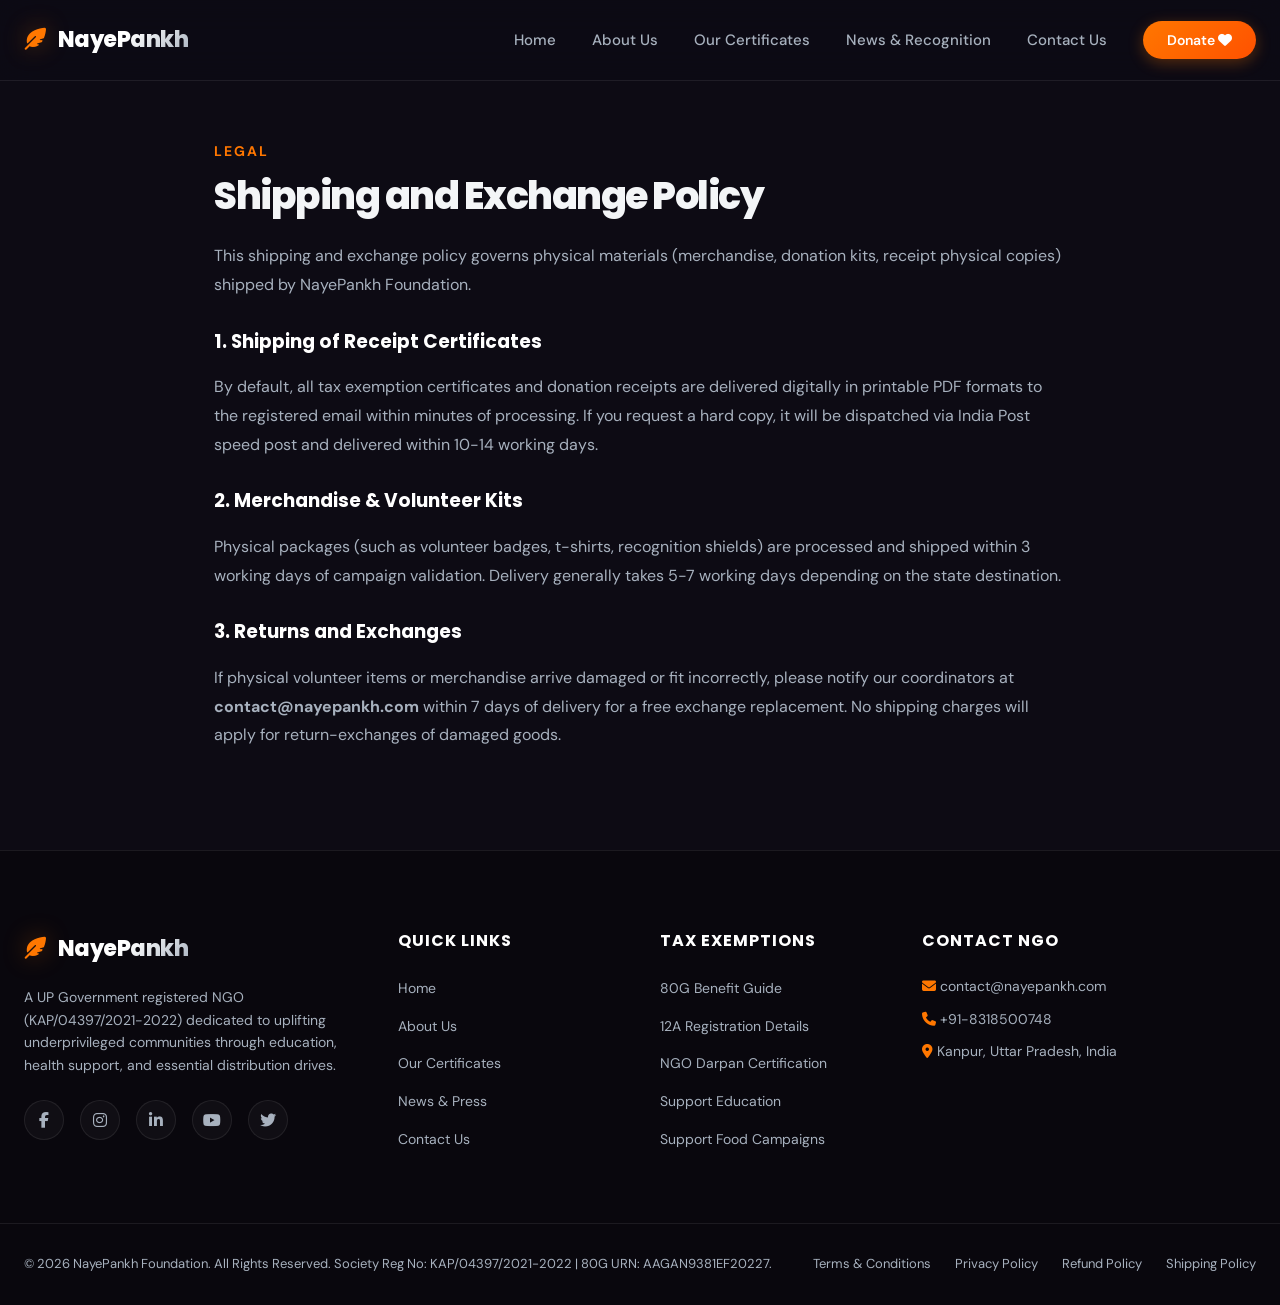
<file: shipping.html>
<!DOCTYPE html>
<html lang="en">
<head>
  <meta charset="UTF-8">
  <meta name="viewport" content="width=device-width, initial-scale=1.0">
  <title>Shipping and Exchange Policy | NayePankh Foundation</title>
  <link rel="icon" type="image/png" href="assets/hero-illustration.png">
  <link rel="stylesheet" href="https://cdnjs.cloudflare.com/ajax/libs/font-awesome/6.4.0/css/all.min.css">
  <link rel="stylesheet" href="css/styles.css">
</head>
<body>

  <!-- Header Section -->
  <header id="main-header">
    <div class="container nav-wrapper">
      <a href="index.html" class="logo" id="header-logo">
        <span class="logo-wing"><i class="fas fa-feather-alt"></i></span>
        <span class="logo-text">NayePankh</span>
      </a>
      <nav aria-label="Main Navigation">
        <ul class="nav-links" id="nav-menu">
          <li><a href="index.html" class="nav-link" id="nav-home">Home</a></li>
          <li><a href="about.html" class="nav-link" id="nav-about">About Us</a></li>
          <li><a href="certificates.html" class="nav-link" id="nav-certificates">Our Certificates</a></li>
          <li><a href="news.html" class="nav-link" id="nav-news">News & Recognition</a></li>
          <li><a href="contact.html" class="nav-link" id="nav-contact">Contact Us</a></li>
          <li><a href="donate.html" class="btn-donate-nav" id="nav-donate-btn">Donate <i class="fas fa-heart"></i></a></li>
        </ul>
      </nav>
      <button class="nav-toggle" aria-label="Toggle navigation menu" id="hamburger-btn">
        <span class="hamburger-line"></span>
        <span class="hamburger-line"></span>
        <span class="hamburger-line"></span>
      </button>
    </div>
  </header>

  <!-- Content Section -->
  <section class="section" style="padding-top: 140px;">
    <div class="container" style="max-width: 900px;">
      <span class="section-subtitle">Legal</span>
      <h1 class="hero-title" style="font-size: 38px; margin-bottom: 24px;">Shipping and Exchange Policy</h1>
      
      <div style="color: var(--text-muted); line-height: 1.8; display: flex; flex-direction: column; gap: 20px;">
        <p>This shipping and exchange policy governs physical materials (merchandise, donation kits, receipt physical copies) shipped by NayePankh Foundation.</p>
        
        <h3 style="color: white; margin-top: 10px;">1. Shipping of Receipt Certificates</h3>
        <p>By default, all tax exemption certificates and donation receipts are delivered digitally in printable PDF formats to the registered email within minutes of processing. If you request a hard copy, it will be dispatched via India Post speed post and delivered within 10-14 working days.</p>
        
        <h3 style="color: white; margin-top: 10px;">2. Merchandise & Volunteer Kits</h3>
        <p>Physical packages (such as volunteer badges, t-shirts, recognition shields) are processed and shipped within 3 working days of campaign validation. Delivery generally takes 5-7 working days depending on the state destination.</p>
        
        <h3 style="color: white; margin-top: 10px;">3. Returns and Exchanges</h3>
        <p>If physical volunteer items or merchandise arrive damaged or fit incorrectly, please notify our coordinators at <strong>contact@nayepankh.com</strong> within 7 days of delivery for a free exchange replacement. No shipping charges will apply for return-exchanges of damaged goods.</p>
      </div>
    </div>
  </section>

  <!-- Footer Section -->
  <footer id="main-footer">
    <div class="container footer-grid">
      <div class="footer-col" id="footer-col-about">
        <a href="index.html" class="logo" style="margin-bottom: 20px;">
          <span class="logo-wing"><i class="fas fa-feather-alt"></i></span>
          <span class="logo-text">NayePankh</span>
        </a>
        <p class="footer-desc">A UP Government registered NGO (KAP/04397/2021-2022) dedicated to uplifting underprivileged communities through education, health support, and essential distribution drives.</p>
        <div class="social-links">
          <a href="http://www.facebook.com/nayepankhfoundation" class="social-btn" aria-label="Facebook"><i class="fab fa-facebook-f"></i></a>
          <a href="http://www.instagram.com/nayepankhfoundation" class="social-btn" aria-label="Instagram"><i class="fab fa-instagram"></i></a>
          <a href="https://www.linkedin.com/company/nayepankh" class="social-btn" aria-label="LinkedIn"><i class="fab fa-linkedin-in"></i></a>
          <a href="https://www.youtube.com/@nayepankhfoundation" class="social-btn" aria-label="YouTube"><i class="fab fa-youtube"></i></a>
          <a href="http://www.twitter.com/nayepankh" class="social-btn" aria-label="Twitter"><i class="fab fa-twitter"></i></a>
        </div>
      </div>
      
      <div class="footer-col" id="footer-col-links">
        <h4>Quick Links</h4>
        <ul class="footer-links">
          <li><a href="index.html">Home</a></li>
          <li><a href="about.html">About Us</a></li>
          <li><a href="certificates.html">Our Certificates</a></li>
          <li><a href="news.html">News & Press</a></li>
          <li><a href="contact.html">Contact Us</a></li>
        </ul>
      </div>
      
      <div class="footer-col" id="footer-col-exemption">
        <h4>Tax Exemptions</h4>
        <ul class="footer-links">
          <li><a href="donate.html">80G Benefit Guide</a></li>
          <li><a href="certificates.html">12A Registration Details</a></li>
          <li><a href="certificates.html">NGO Darpan Certification</a></li>
          <li><a href="donate.html">Support Education</a></li>
          <li><a href="donate.html">Support Food Campaigns</a></li>
        </ul>
      </div>
      
      <div class="footer-col" id="footer-col-contact">
        <h4>Contact NGO</h4>
        <p class="footer-desc" style="margin-top: 0;"><i class="fas fa-envelope text-orange" style="color:var(--accent);"></i> contact@nayepankh.com</p>
        <p class="footer-desc" style="margin-top: 10px;"><i class="fas fa-phone text-orange" style="color:var(--accent);"></i> +91-8318500748</p>
        <p class="footer-desc" style="margin-top: 10px;"><i class="fas fa-map-marker-alt text-orange" style="color:var(--accent);"></i> Kanpur, Uttar Pradesh, India</p>
      </div>
    </div>
    
    <div class="container footer-bottom">
      <p id="copyright-text">&copy; 2026 NayePankh Foundation. All Rights Reserved. Society Reg No: KAP/04397/2021-2022 | 80G URN: AAGAN9381EF20227.</p>
      <div class="footer-bottom-links" id="footer-policy-links">
        <a href="terms.html">Terms & Conditions</a>
        <a href="privacy.html">Privacy Policy</a>
        <a href="refund.html">Refund Policy</a>
        <a href="shipping.html">Shipping Policy</a>
      </div>
    </div>
  </footer>

  <!-- Scripts -->
  <script src="js/main.js"></script>
</body>
</html>
</file>
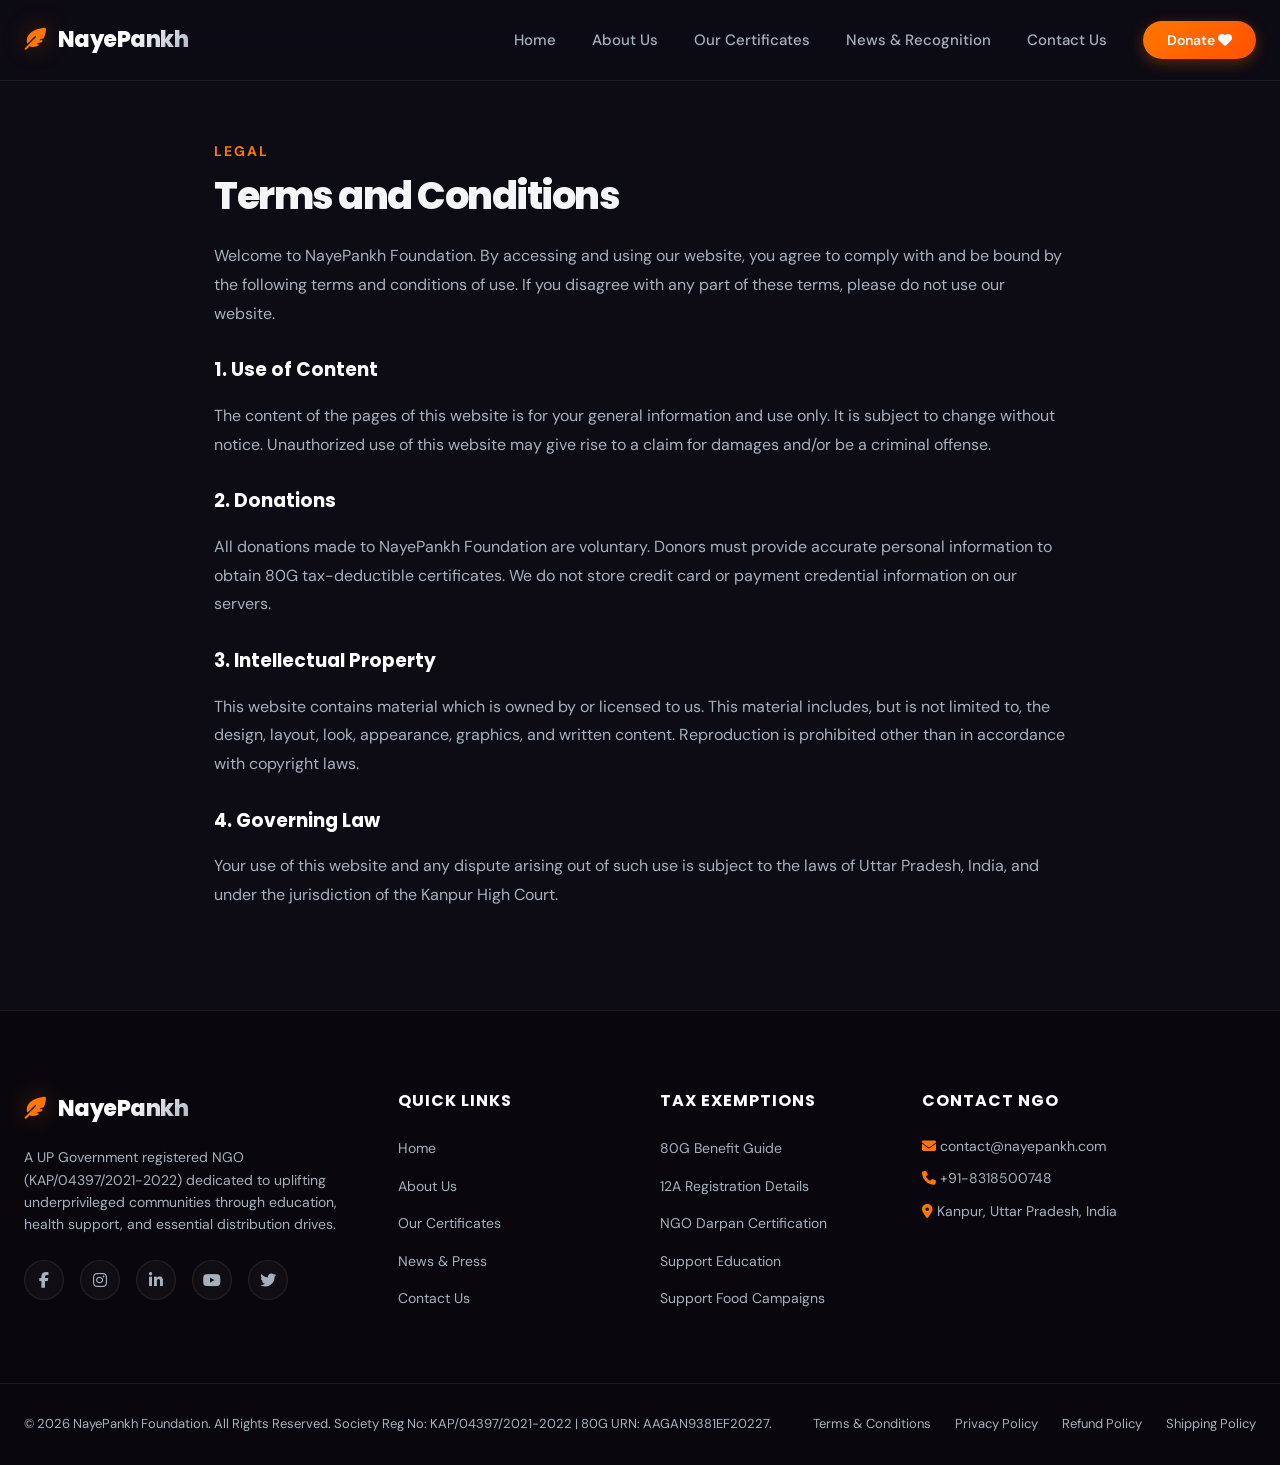
<file: terms.html>
<!DOCTYPE html>
<html lang="en">
<head>
  <meta charset="UTF-8">
  <meta name="viewport" content="width=device-width, initial-scale=1.0">
  <title>Terms & Conditions | NayePankh Foundation</title>
  <link rel="icon" type="image/png" href="assets/hero-illustration.png">
  <link rel="stylesheet" href="https://cdnjs.cloudflare.com/ajax/libs/font-awesome/6.4.0/css/all.min.css">
  <link rel="stylesheet" href="css/styles.css">
</head>
<body>

  <!-- Header Section -->
  <header id="main-header">
    <div class="container nav-wrapper">
      <a href="index.html" class="logo" id="header-logo">
        <span class="logo-wing"><i class="fas fa-feather-alt"></i></span>
        <span class="logo-text">NayePankh</span>
      </a>
      <nav aria-label="Main Navigation">
        <ul class="nav-links" id="nav-menu">
          <li><a href="index.html" class="nav-link" id="nav-home">Home</a></li>
          <li><a href="about.html" class="nav-link" id="nav-about">About Us</a></li>
          <li><a href="certificates.html" class="nav-link" id="nav-certificates">Our Certificates</a></li>
          <li><a href="news.html" class="nav-link" id="nav-news">News & Recognition</a></li>
          <li><a href="contact.html" class="nav-link" id="nav-contact">Contact Us</a></li>
          <li><a href="donate.html" class="btn-donate-nav" id="nav-donate-btn">Donate <i class="fas fa-heart"></i></a></li>
        </ul>
      </nav>
      <button class="nav-toggle" aria-label="Toggle navigation menu" id="hamburger-btn">
        <span class="hamburger-line"></span>
        <span class="hamburger-line"></span>
        <span class="hamburger-line"></span>
      </button>
    </div>
  </header>

  <!-- Content Section -->
  <section class="section" style="padding-top: 140px;">
    <div class="container" style="max-width: 900px;">
      <span class="section-subtitle">Legal</span>
      <h1 class="hero-title" style="font-size: 38px; margin-bottom: 24px;">Terms and Conditions</h1>
      
      <div style="color: var(--text-muted); line-height: 1.8; display: flex; flex-direction: column; gap: 20px;">
        <p>Welcome to NayePankh Foundation. By accessing and using our website, you agree to comply with and be bound by the following terms and conditions of use. If you disagree with any part of these terms, please do not use our website.</p>
        
        <h3 style="color: white; margin-top: 10px;">1. Use of Content</h3>
        <p>The content of the pages of this website is for your general information and use only. It is subject to change without notice. Unauthorized use of this website may give rise to a claim for damages and/or be a criminal offense.</p>
        
        <h3 style="color: white; margin-top: 10px;">2. Donations</h3>
        <p>All donations made to NayePankh Foundation are voluntary. Donors must provide accurate personal information to obtain 80G tax-deductible certificates. We do not store credit card or payment credential information on our servers.</p>
        
        <h3 style="color: white; margin-top: 10px;">3. Intellectual Property</h3>
        <p>This website contains material which is owned by or licensed to us. This material includes, but is not limited to, the design, layout, look, appearance, graphics, and written content. Reproduction is prohibited other than in accordance with copyright laws.</p>
        
        <h3 style="color: white; margin-top: 10px;">4. Governing Law</h3>
        <p>Your use of this website and any dispute arising out of such use is subject to the laws of Uttar Pradesh, India, and under the jurisdiction of the Kanpur High Court.</p>
      </div>
    </div>
  </section>

  <!-- Footer Section -->
  <footer id="main-footer">
    <div class="container footer-grid">
      <div class="footer-col" id="footer-col-about">
        <a href="index.html" class="logo" style="margin-bottom: 20px;">
          <span class="logo-wing"><i class="fas fa-feather-alt"></i></span>
          <span class="logo-text">NayePankh</span>
        </a>
        <p class="footer-desc">A UP Government registered NGO (KAP/04397/2021-2022) dedicated to uplifting underprivileged communities through education, health support, and essential distribution drives.</p>
        <div class="social-links">
          <a href="http://www.facebook.com/nayepankhfoundation" class="social-btn" aria-label="Facebook"><i class="fab fa-facebook-f"></i></a>
          <a href="http://www.instagram.com/nayepankhfoundation" class="social-btn" aria-label="Instagram"><i class="fab fa-instagram"></i></a>
          <a href="https://www.linkedin.com/company/nayepankh" class="social-btn" aria-label="LinkedIn"><i class="fab fa-linkedin-in"></i></a>
          <a href="https://www.youtube.com/@nayepankhfoundation" class="social-btn" aria-label="YouTube"><i class="fab fa-youtube"></i></a>
          <a href="http://www.twitter.com/nayepankh" class="social-btn" aria-label="Twitter"><i class="fab fa-twitter"></i></a>
        </div>
      </div>
      
      <div class="footer-col" id="footer-col-links">
        <h4>Quick Links</h4>
        <ul class="footer-links">
          <li><a href="index.html">Home</a></li>
          <li><a href="about.html">About Us</a></li>
          <li><a href="certificates.html">Our Certificates</a></li>
          <li><a href="news.html">News & Press</a></li>
          <li><a href="contact.html">Contact Us</a></li>
        </ul>
      </div>
      
      <div class="footer-col" id="footer-col-exemption">
        <h4>Tax Exemptions</h4>
        <ul class="footer-links">
          <li><a href="donate.html">80G Benefit Guide</a></li>
          <li><a href="certificates.html">12A Registration Details</a></li>
          <li><a href="certificates.html">NGO Darpan Certification</a></li>
          <li><a href="donate.html">Support Education</a></li>
          <li><a href="donate.html">Support Food Campaigns</a></li>
        </ul>
      </div>
      
      <div class="footer-col" id="footer-col-contact">
        <h4>Contact NGO</h4>
        <p class="footer-desc" style="margin-top: 0;"><i class="fas fa-envelope text-orange" style="color:var(--accent);"></i> contact@nayepankh.com</p>
        <p class="footer-desc" style="margin-top: 10px;"><i class="fas fa-phone text-orange" style="color:var(--accent);"></i> +91-8318500748</p>
        <p class="footer-desc" style="margin-top: 10px;"><i class="fas fa-map-marker-alt text-orange" style="color:var(--accent);"></i> Kanpur, Uttar Pradesh, India</p>
      </div>
    </div>
    
    <div class="container footer-bottom">
      <p id="copyright-text">&copy; 2026 NayePankh Foundation. All Rights Reserved. Society Reg No: KAP/04397/2021-2022 | 80G URN: AAGAN9381EF20227.</p>
      <div class="footer-bottom-links" id="footer-policy-links">
        <a href="terms.html">Terms & Conditions</a>
        <a href="privacy.html">Privacy Policy</a>
        <a href="refund.html">Refund Policy</a>
        <a href="shipping.html">Shipping Policy</a>
      </div>
    </div>
  </footer>

  <!-- Scripts -->
  <script src="js/main.js"></script>
</body>
</html>
</file>
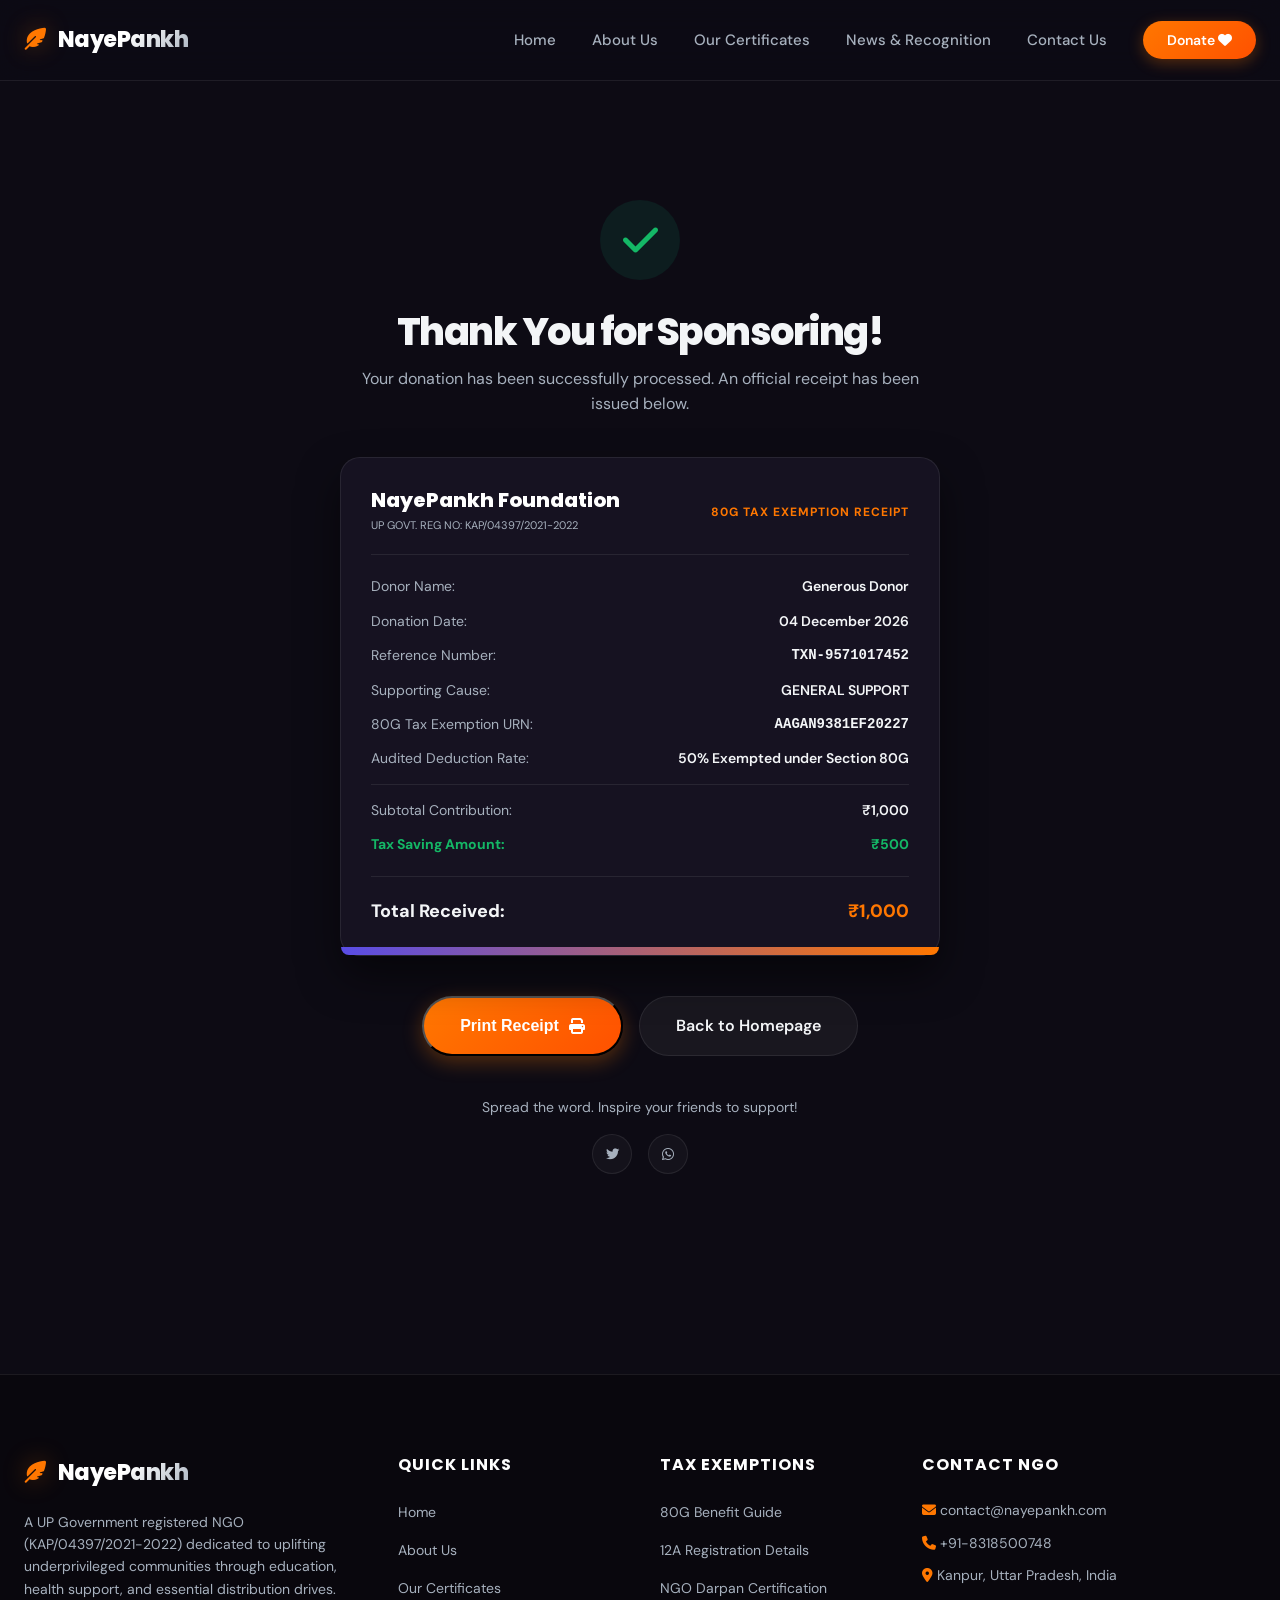
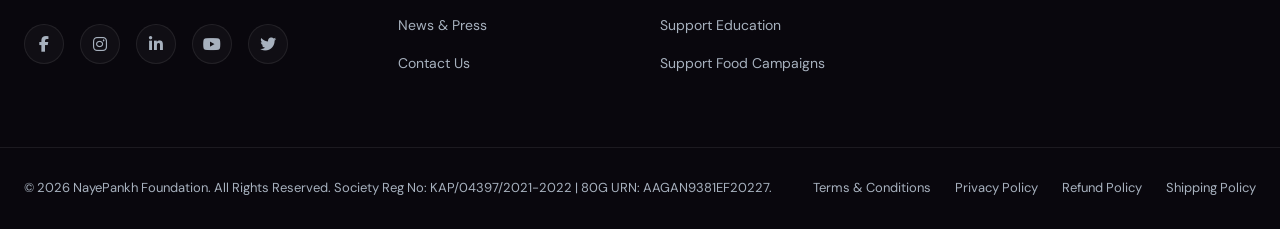
<file: thankyou.html>
<!DOCTYPE html>
<html lang="en">
<head>
  <meta charset="UTF-8">
  <meta name="viewport" content="width=device-width, initial-scale=1.0">
  <title>Thank You | NayePankh Foundation</title>
  <meta name="description" content="Thank you for donating to NayePankh Foundation. Your contribution helps us create a better future for those in need.">
  <meta name="keywords" content="Donate, thank you, tax exemption receipt, 80G confirmation">
  <meta name="robots" content="noindex">
  
  <!-- Favicon -->
  <link rel="icon" type="image/png" href="assets/hero-illustration.png">
  
  <!-- FontAwesome for Icons -->
  <link rel="stylesheet" href="https://cdnjs.cloudflare.com/ajax/libs/font-awesome/6.4.0/css/all.min.css">
  
  <!-- Stylesheets -->
  <link rel="stylesheet" href="css/styles.css">
  
  <style>
    @media print {
      body {
        background: white;
        color: black;
      }
      header, footer, .thankyou-actions, .social-links, #main-footer, #main-header {
        display: none !important;
      }
      .thankyou-wrapper {
        padding: 0;
        margin: 0;
      }
      .receipt-card {
        border: 1px solid #ccc;
        box-shadow: none;
        background: white;
        color: black;
      }
      .receipt-card::after {
        display: none;
      }
    }
  </style>
</head>
<body>

  <!-- Header Section -->
  <header id="main-header">
    <div class="container nav-wrapper">
      <a href="index.html" class="logo" id="header-logo">
        <span class="logo-wing"><i class="fas fa-feather-alt"></i></span>
        <span class="logo-text">NayePankh</span>
      </a>
      
      <nav aria-label="Main Navigation">
        <ul class="nav-links" id="nav-menu">
          <li><a href="index.html" class="nav-link" id="nav-home">Home</a></li>
          <li><a href="about.html" class="nav-link" id="nav-about">About Us</a></li>
          <li><a href="certificates.html" class="nav-link" id="nav-certificates">Our Certificates</a></li>
          <li><a href="news.html" class="nav-link" id="nav-news">News & Recognition</a></li>
          <li><a href="contact.html" class="nav-link" id="nav-contact">Contact Us</a></li>
          <li><a href="donate.html" class="btn-donate-nav" id="nav-donate-btn">Donate <i class="fas fa-heart"></i></a></li>
        </ul>
      </nav>
      
      <button class="nav-toggle" aria-label="Toggle navigation menu" id="hamburger-btn">
        <span class="hamburger-line"></span>
        <span class="hamburger-line"></span>
        <span class="hamburger-line"></span>
      </button>
    </div>
  </header>

  <!-- Thank You Container -->
  <section class="section" id="thankyou-section">
    <div class="container thankyou-wrapper">
      <div class="success-checkmark" id="checkmark">
        <i class="fas fa-check"></i>
      </div>
      
      <h1 class="hero-title" style="font-size: 38px; margin-bottom: 12px;">Thank You for Sponsoring!</h1>
      <p style="color: var(--text-muted); font-size: 16px;">Your donation has been successfully processed. An official receipt has been issued below.</p>
      
      <!-- Receipt Card -->
      <div class="receipt-card" id="tax-receipt">
        <div class="receipt-header">
          <div style="display: flex; justify-content: space-between; align-items: center; flex-wrap: wrap; gap: 10px;">
            <div>
              <h3 style="font-size: 20px; font-weight: 800; color: white; margin-bottom: 4px;">NayePankh Foundation</h3>
              <p style="font-size: 11px; color: var(--text-muted);">UP GOVT. REG NO: KAP/04397/2021-2022</p>
            </div>
            <div style="text-align: right;">
              <span style="font-size: 12px; font-weight: 700; color: var(--accent); text-transform: uppercase; letter-spacing: 1px;">80G Tax Exemption Receipt</span>
            </div>
          </div>
        </div>
        
        <div class="receipt-row">
          <span class="label">Donor Name:</span>
          <span class="value" id="receipt-name">Loading...</span>
        </div>
        <div class="receipt-row">
          <span class="label">Donation Date:</span>
          <span class="value" id="receipt-date">Loading...</span>
        </div>
        <div class="receipt-row">
          <span class="label">Reference Number:</span>
          <span class="value" style="font-family: monospace;" id="receipt-ref">Loading...</span>
        </div>
        <div class="receipt-row">
          <span class="label">Supporting Cause:</span>
          <span class="value" id="receipt-cause">Loading...</span>
        </div>
        <div class="receipt-row">
          <span class="label">80G Tax Exemption URN:</span>
          <span class="value" style="font-family: monospace;">AAGAN9381EF20227</span>
        </div>
        <div class="receipt-row">
          <span class="label">Audited Deduction Rate:</span>
          <span class="value">50% Exempted under Section 80G</span>
        </div>
        
        <div class="receipt-row" style="border-top: 1px solid var(--border-glass); padding-top: 14px; margin-top: 14px;">
          <span class="label">Subtotal Contribution:</span>
          <span class="value" id="receipt-subtotal">Loading...</span>
        </div>
        <div class="receipt-row">
          <span class="label" style="color: var(--success); font-weight: 700;">Tax Saving Amount:</span>
          <span class="value" style="color: var(--success); font-weight: 700;" id="receipt-savings">Loading...</span>
        </div>
        
        <div class="receipt-total">
          <span>Total Received:</span>
          <span class="value" id="receipt-total-val">Loading...</span>
        </div>
      </div>
      
      <!-- Actions -->
      <div class="thankyou-actions" style="margin-bottom: 40px; display: flex; gap: 16px; justify-content: center; flex-wrap: wrap;">
        <button onclick="window.print()" class="btn-primary" id="btn-print-receipt">Print Receipt <i class="fas fa-print"></i></button>
        <a href="index.html" class="btn-secondary" id="btn-return-home">Back to Homepage</a>
      </div>
      
      <!-- Social sharing -->
      <p style="font-size: 14px; color: var(--text-muted); margin-bottom: 16px;">Spread the word. Inspire your friends to support!</p>
      <div class="social-links" style="justify-content: center; margin-top: 0;">
        <button id="share-twitter" class="social-btn" aria-label="Share on Twitter"><i class="fab fa-twitter"></i></button>
        <button id="share-whatsapp" class="social-btn" aria-label="Share on WhatsApp"><i class="fab fa-whatsapp"></i></button>
      </div>
      
    </div>
  </section>

  <!-- Footer Section -->
  <footer id="main-footer">
    <div class="container footer-grid">
      <div class="footer-col" id="footer-col-about">
        <a href="index.html" class="logo" style="margin-bottom: 20px;">
          <span class="logo-wing"><i class="fas fa-feather-alt"></i></span>
          <span class="logo-text">NayePankh</span>
        </a>
        <p class="footer-desc">A UP Government registered NGO (KAP/04397/2021-2022) dedicated to uplifting underprivileged communities through education, health support, and essential distribution drives.</p>
        <div class="social-links">
          <a href="http://www.facebook.com/nayepankhfoundation" class="social-btn" aria-label="Facebook"><i class="fab fa-facebook-f"></i></a>
          <a href="http://www.instagram.com/nayepankhfoundation" class="social-btn" aria-label="Instagram"><i class="fab fa-instagram"></i></a>
          <a href="https://www.linkedin.com/company/nayepankh" class="social-btn" aria-label="LinkedIn"><i class="fab fa-linkedin-in"></i></a>
          <a href="https://www.youtube.com/@nayepankhfoundation" class="social-btn" aria-label="YouTube"><i class="fab fa-youtube"></i></a>
          <a href="http://www.twitter.com/nayepankh" class="social-btn" aria-label="Twitter"><i class="fab fa-twitter"></i></a>
        </div>
      </div>
      
      <div class="footer-col" id="footer-col-links">
        <h4>Quick Links</h4>
        <ul class="footer-links">
          <li><a href="index.html">Home</a></li>
          <li><a href="about.html">About Us</a></li>
          <li><a href="certificates.html">Our Certificates</a></li>
          <li><a href="news.html">News & Press</a></li>
          <li><a href="contact.html">Contact Us</a></li>
        </ul>
      </div>
      
      <div class="footer-col" id="footer-col-exemption">
        <h4>Tax Exemptions</h4>
        <ul class="footer-links">
          <li><a href="donate.html">80G Benefit Guide</a></li>
          <li><a href="certificates.html">12A Registration Details</a></li>
          <li><a href="certificates.html">NGO Darpan Certification</a></li>
          <li><a href="donate.html">Support Education</a></li>
          <li><a href="donate.html">Support Food Campaigns</a></li>
        </ul>
      </div>
      
      <div class="footer-col" id="footer-col-contact">
        <h4>Contact NGO</h4>
        <p class="footer-desc" style="margin-top: 0;"><i class="fas fa-envelope text-orange" style="color:var(--accent);"></i> contact@nayepankh.com</p>
        <p class="footer-desc" style="margin-top: 10px;"><i class="fas fa-phone text-orange" style="color:var(--accent);"></i> +91-8318500748</p>
        <p class="footer-desc" style="margin-top: 10px;"><i class="fas fa-map-marker-alt text-orange" style="color:var(--accent);"></i> Kanpur, Uttar Pradesh, India</p>
      </div>
    </div>
    
    <div class="container footer-bottom">
      <p id="copyright-text">&copy; 2026 NayePankh Foundation. All Rights Reserved. Society Reg No: KAP/04397/2021-2022 | 80G URN: AAGAN9381EF20227.</p>
      <div class="footer-bottom-links" id="footer-policy-links">
        <a href="terms.html">Terms & Conditions</a>
        <a href="privacy.html">Privacy Policy</a>
        <a href="refund.html">Refund Policy</a>
        <a href="shipping.html">Shipping Policy</a>
      </div>
    </div>
  </footer>

  <!-- Scripts -->
  <script src="js/main.js"></script>
</body>
</html>
</file>
<file: css/styles.css>
/* 
  NayePankh Foundation - Premium CSS Design System
  Tailored HSL Colors, Modern Typography, Glassmorphism, and Micro-animations.
*/

@import url('https://fonts.googleapis.com/css2?family=DM+Sans:wght@400;500;700&family=Poppins:wght@400;500;600;700;800&display=swap');

:root {
  /* HSL Color Palette */
  --bg-primary: hsl(255, 28%, 6%);       /* Rich Dark Violet */
  --bg-secondary: hsl(255, 28%, 10%);    /* Deep Indigo-Purple */
  --bg-card: rgba(255, 255, 255, 0.03);  /* Semi-transparent Glass */
  --border-glass: rgba(255, 255, 255, 0.08);
  --border-active: rgba(255, 122, 0, 0.4);
  
  --primary: hsl(245, 75%, 60%);         /* Vibrant Indigo */
  --primary-hover: hsl(245, 75%, 50%);
  --accent: hsl(28, 100%, 50%);          /* Sunset Orange */
  --accent-hover: hsl(28, 100%, 45%);
  --success: hsl(150, 80%, 40%);         /* Emerald Green */
  --success-glow: rgba(16, 185, 129, 0.2);
  
  --text-main: hsl(210, 20%, 96%);       /* Crisp White-Gray */
  --text-muted: hsl(215, 15%, 70%);      /* Soft Gray */
  --text-dark: hsl(255, 28%, 5%);
  
  --font-headings: 'Poppins', sans-serif;
  --font-body: 'DM Sans', sans-serif;
  
  --transition-smooth: all 0.4s cubic-bezier(0.16, 1, 0.3, 1);
  --transition-fast: all 0.2s ease;
  
  --shadow-premium: 0 20px 40px rgba(0, 0, 0, 0.5);
  --shadow-glow: 0 0 20px rgba(99, 102, 241, 0.3);
  --shadow-orange-glow: 0 0 25px rgba(255, 122, 0, 0.35);
  
  --border-radius-lg: 16px;
  --border-radius-md: 12px;
  --border-radius-sm: 8px;
}

/* Reset and Core Styles */
*, *::before, *::after {
  box-sizing: border-box;
  margin: 0;
  padding: 0;
}

body {
  background-color: var(--bg-primary);
  color: var(--text-main);
  font-family: var(--font-body);
  line-height: 1.6;
  overflow-x: hidden;
  -webkit-font-smoothing: antialiased;
}

h1, h2, h3, h4, h5, h6 {
  font-family: var(--font-headings);
  font-weight: 700;
  color: var(--text-main);
  line-height: 1.25;
}

a {
  text-decoration: none;
  color: inherit;
  transition: var(--transition-fast);
}

img {
  max-width: 100%;
  height: auto;
  display: block;
}

/* Scrollbar Styles */
::-webkit-scrollbar {
  width: 10px;
}
::-webkit-scrollbar-track {
  background: var(--bg-primary);
}
::-webkit-scrollbar-thumb {
  background: var(--bg-secondary);
  border: 2px solid var(--bg-primary);
  border-radius: 5px;
}
::-webkit-scrollbar-thumb:hover {
  background: var(--primary);
}

/* Layout Containers */
.container {
  width: 100%;
  max-width: 1280px;
  margin: 0 auto;
  padding: 0 24px;
}

.section {
  padding: 100px 0;
  position: relative;
}

/* Header & Navigation */
header {
  position: fixed;
  top: 0;
  left: 0;
  width: 100%;
  z-index: 1000;
  background: rgba(13, 11, 20, 0.7);
  backdrop-filter: blur(16px);
  -webkit-backdrop-filter: blur(16px);
  border-bottom: 1px solid var(--border-glass);
  transition: var(--transition-smooth);
}

header.scrolled {
  background: rgba(13, 11, 20, 0.9);
  padding: 10px 0;
}

.nav-wrapper {
  display: flex;
  justify-content: space-between;
  align-items: center;
  height: 80px;
}

.logo {
  display: flex;
  align-items: center;
  gap: 12px;
  font-size: 22px;
  font-family: var(--font-headings);
  font-weight: 800;
  letter-spacing: -0.5px;
}

.logo-wing {
  color: var(--accent);
  text-shadow: var(--shadow-orange-glow);
}

.logo-text {
  background: linear-gradient(135deg, #fff 50%, var(--text-muted) 100%);
  -webkit-background-clip: text;
  -webkit-text-fill-color: transparent;
}

.nav-links {
  display: flex;
  list-style: none;
  gap: 36px;
  align-items: center;
}

.nav-link {
  font-size: 15px;
  font-weight: 500;
  color: var(--text-muted);
  position: relative;
  padding: 8px 0;
}

.nav-link:hover, .nav-link.active {
  color: var(--text-main);
}

.nav-link::after {
  content: '';
  position: absolute;
  bottom: 0;
  left: 0;
  width: 0;
  height: 2px;
  background: linear-gradient(90deg, var(--primary), var(--accent));
  transition: var(--transition-smooth);
}

.nav-link:hover::after, .nav-link.active::after {
  width: 100%;
}

.btn-donate-nav {
  background: linear-gradient(135deg, var(--accent) 0%, #ff5100 100%);
  color: white;
  padding: 10px 24px;
  border-radius: 30px;
  font-weight: 600;
  font-size: 14px;
  box-shadow: 0 4px 15px rgba(255, 122, 0, 0.3);
}

.btn-donate-nav:hover {
  transform: translateY(-2px);
  box-shadow: var(--shadow-orange-glow);
}

/* Mobile Nav Toggle */
.nav-toggle {
  display: none;
  background: none;
  border: none;
  cursor: pointer;
  padding: 10px;
  z-index: 1001;
}

.hamburger-line {
  display: block;
  width: 24px;
  height: 2px;
  margin: 6px auto;
  background-color: var(--text-main);
  transition: var(--transition-fast);
}

/* Hero Section */
.hero {
  min-height: 100vh;
  display: flex;
  align-items: center;
  padding-top: 140px;
  position: relative;
  background: radial-gradient(circle at 10% 20%, rgba(99, 102, 241, 0.08) 0%, transparent 40%),
              radial-gradient(circle at 90% 80%, rgba(255, 122, 0, 0.08) 0%, transparent 40%);
}

.hero-grid {
  display: grid;
  grid-template-columns: 1.2fr 0.8fr;
  gap: 60px;
  align-items: center;
}

.hero-content {
  max-width: 700px;
}

.badge {
  display: inline-flex;
  align-items: center;
  gap: 8px;
  background: rgba(255, 122, 0, 0.1);
  border: 1px solid rgba(255, 122, 0, 0.2);
  color: var(--accent);
  padding: 8px 16px;
  border-radius: 30px;
  font-size: 12px;
  font-weight: 700;
  letter-spacing: 1px;
  text-transform: uppercase;
  margin-bottom: 24px;
  box-shadow: 0 0 15px rgba(255, 122, 0, 0.05);
}

.hero-title {
  font-size: 56px;
  font-weight: 800;
  letter-spacing: -1.5px;
  line-height: 1.15;
  margin-bottom: 24px;
}

.gradient-text-orange {
  background: linear-gradient(135deg, #fff 30%, var(--accent) 100%);
  -webkit-background-clip: text;
  -webkit-text-fill-color: transparent;
}

.hero-description {
  font-size: 18px;
  color: var(--text-muted);
  margin-bottom: 40px;
  max-width: 600px;
}

.hero-ctas {
  display: flex;
  gap: 20px;
}

.btn-primary {
  background: linear-gradient(135deg, var(--accent) 0%, #ff5100 100%);
  color: white;
  padding: 16px 36px;
  border-radius: 30px;
  font-weight: 700;
  font-size: 16px;
  display: inline-flex;
  align-items: center;
  gap: 10px;
  box-shadow: 0 6px 20px rgba(255, 122, 0, 0.3);
}

.btn-primary:hover {
  transform: translateY(-3px);
  box-shadow: var(--shadow-orange-glow);
}

.btn-secondary {
  background: rgba(255, 255, 255, 0.05);
  color: var(--text-main);
  padding: 16px 36px;
  border-radius: 30px;
  font-weight: 600;
  font-size: 16px;
  border: 1px solid var(--border-glass);
}

.btn-secondary:hover {
  background: rgba(255, 255, 255, 0.1);
  border-color: var(--text-muted);
  transform: translateY(-2px);
}

.hero-graphics {
  position: relative;
  display: flex;
  justify-content: center;
}

.hero-img-card {
  width: 100%;
  max-width: 420px;
  aspect-ratio: 4/5;
  background: var(--bg-card);
  border: 1px solid var(--border-glass);
  border-radius: 24px;
  overflow: hidden;
  box-shadow: var(--shadow-premium);
  position: relative;
}

.hero-img-card img {
  width: 100%;
  height: 100%;
  object-fit: cover;
  opacity: 0.95;
  transition: var(--transition-smooth);
}

.hero-img-card:hover img {
  transform: scale(1.05);
}

.hero-floating-badge {
  position: absolute;
  bottom: 30px;
  left: -20px;
  background: rgba(13, 11, 20, 0.85);
  backdrop-filter: blur(12px);
  border: 1px solid var(--border-glass);
  padding: 16px 24px;
  border-radius: 16px;
  box-shadow: var(--shadow-premium);
  display: flex;
  align-items: center;
  gap: 16px;
  animation: float 4s ease-in-out infinite;
}

.floating-icon {
  width: 48px;
  height: 48px;
  border-radius: 12px;
  background: linear-gradient(135deg, var(--primary) 0%, var(--accent) 100%);
  display: flex;
  align-items: center;
  justify-content: center;
  font-size: 20px;
}

.floating-text .count {
  font-weight: 800;
  font-size: 20px;
  color: var(--text-main);
  display: block;
}

.floating-text .label {
  font-size: 11px;
  color: var(--text-muted);
  text-transform: uppercase;
  letter-spacing: 0.5px;
}

@keyframes float {
  0%, 100% { transform: translateY(0); }
  50% { transform: translateY(-10px); }
}

/* Stats / Impact Counter Section */
.stats-section {
  background: var(--bg-secondary);
  border-top: 1px solid var(--border-glass);
  border-bottom: 1px solid var(--border-glass);
  padding: 60px 0;
}

.stats-grid {
  display: grid;
  grid-template-columns: repeat(4, 1fr);
  gap: 30px;
}

.stat-card {
  text-align: center;
  padding: 20px;
}

.stat-number {
  font-size: 48px;
  font-weight: 800;
  color: var(--accent);
  background: linear-gradient(135deg, var(--accent) 0%, #fff 100%);
  -webkit-background-clip: text;
  -webkit-text-fill-color: transparent;
  display: block;
  margin-bottom: 8px;
}

.stat-label {
  font-size: 14px;
  font-weight: 600;
  color: var(--text-muted);
  text-transform: uppercase;
  letter-spacing: 1px;
}

/* Core Causes Section */
.section-header {
  text-align: center;
  max-width: 700px;
  margin: 0 auto 60px;
}

.section-subtitle {
  color: var(--accent);
  font-size: 14px;
  font-weight: 700;
  text-transform: uppercase;
  letter-spacing: 2px;
  display: block;
  margin-bottom: 12px;
}

.section-title {
  font-size: 38px;
  font-weight: 800;
  letter-spacing: -0.5px;
}

.causes-grid {
  display: grid;
  grid-template-columns: repeat(4, 1fr);
  gap: 24px;
}

.cause-card {
  background: var(--bg-card);
  border: 1px solid var(--border-glass);
  border-radius: var(--border-radius-lg);
  padding: 30px;
  transition: var(--transition-smooth);
  position: relative;
  overflow: hidden;
}

.cause-card::before {
  content: '';
  position: absolute;
  top: 0;
  left: 0;
  width: 100%;
  height: 4px;
  background: linear-gradient(90deg, var(--primary), var(--accent));
  opacity: 0;
  transition: var(--transition-smooth);
}

.cause-card:hover {
  transform: translateY(-8px);
  background: rgba(255, 255, 255, 0.05);
  border-color: var(--border-active);
  box-shadow: var(--shadow-premium);
}

.cause-card:hover::before {
  opacity: 1;
}

.cause-icon {
  width: 60px;
  height: 60px;
  border-radius: 16px;
  background: rgba(99, 102, 241, 0.1);
  color: var(--primary);
  display: flex;
  align-items: center;
  justify-content: center;
  font-size: 24px;
  margin-bottom: 24px;
  transition: var(--transition-smooth);
}

.cause-card:hover .cause-icon {
  background: var(--accent);
  color: white;
  transform: scale(1.1);
  box-shadow: var(--shadow-orange-glow);
}

.cause-title {
  font-size: 20px;
  font-weight: 700;
  margin-bottom: 12px;
}

.cause-desc {
  font-size: 14px;
  color: var(--text-muted);
  margin-bottom: 24px;
}

.cause-cta {
  display: inline-flex;
  align-items: center;
  gap: 8px;
  font-size: 14px;
  font-weight: 600;
  color: var(--accent);
}

.cause-cta i {
  transition: var(--transition-fast);
}

.cause-card:hover .cause-cta i {
  transform: translateX(4px);
}

/* High Trust Banner / Tax Exemption */
.banner-section {
  position: relative;
  background: linear-gradient(135deg, var(--primary) 0%, var(--bg-secondary) 100%);
  padding: 80px 0;
  overflow: hidden;
  border-top: 1px solid var(--border-glass);
  border-bottom: 1px solid var(--border-glass);
}

.banner-section::after {
  content: '';
  position: absolute;
  top: -50%;
  right: -20%;
  width: 500px;
  height: 500px;
  background: radial-gradient(circle, rgba(255, 122, 0, 0.15) 0%, transparent 70%);
  pointer-events: none;
}

.banner-grid {
  display: flex;
  justify-content: space-between;
  align-items: center;
  gap: 40px;
}

.banner-content {
  max-width: 800px;
}

.banner-tag {
  background: rgba(255, 255, 255, 0.1);
  color: #fff;
  padding: 6px 12px;
  border-radius: 30px;
  font-size: 11px;
  font-weight: 700;
  letter-spacing: 1px;
  text-transform: uppercase;
  margin-bottom: 16px;
  display: inline-block;
}

.banner-title {
  font-size: 32px;
  font-weight: 800;
  margin-bottom: 12px;
}

.banner-desc {
  color: rgba(255, 255, 255, 0.8);
  font-size: 16px;
}

.banner-actions {
  flex-shrink: 0;
}

.btn-white {
  background: white;
  color: var(--text-dark);
  padding: 16px 36px;
  border-radius: 30px;
  font-weight: 700;
  font-size: 16px;
  box-shadow: 0 4px 15px rgba(0, 0, 0, 0.1);
}

.btn-white:hover {
  transform: translateY(-2px);
  box-shadow: 0 8px 25px rgba(0, 0, 0, 0.2);
}

/* Media/Newspaper Section */
.news-grid {
  display: grid;
  grid-template-columns: repeat(3, 1fr);
  gap: 30px;
}

.news-card {
  background: var(--bg-card);
  border: 1px solid var(--border-glass);
  border-radius: var(--border-radius-lg);
  overflow: hidden;
  transition: var(--transition-smooth);
}

.news-card:hover {
  transform: translateY(-6px);
  border-color: var(--border-active);
}

.news-img {
  width: 100%;
  aspect-ratio: 16/10;
  background: rgba(255, 255, 255, 0.02);
  overflow: hidden;
  border-bottom: 1px solid var(--border-glass);
  display: flex;
  align-items: center;
  justify-content: center;
}

.news-img img {
  width: 100%;
  height: 100%;
  object-fit: cover;
  transition: var(--transition-smooth);
}

.news-card:hover .news-img img {
  transform: scale(1.05);
}

.news-content {
  padding: 24px;
}

.news-source {
  font-size: 12px;
  font-weight: 700;
  color: var(--accent);
  text-transform: uppercase;
  letter-spacing: 1px;
  margin-bottom: 8px;
  display: block;
}

.news-title {
  font-size: 18px;
  font-weight: 700;
  margin-bottom: 12px;
  line-height: 1.35;
}

.news-desc {
  font-size: 14px;
  color: var(--text-muted);
}

/* About Us Story */
.about-grid {
  display: grid;
  grid-template-columns: 1fr 1.1fr;
  gap: 60px;
  align-items: center;
}

.about-graphics {
  display: grid;
  grid-template-columns: repeat(2, 1fr);
  gap: 20px;
}

.about-img-box {
  width: 100%;
  border-radius: 20px;
  overflow: hidden;
  border: 1px solid var(--border-glass);
}

.about-img-box.offset {
  margin-top: 40px;
}

.about-img-box img {
  width: 100%;
  height: 100%;
  object-fit: cover;
  transition: var(--transition-smooth);
}

.about-img-box:hover img {
  transform: scale(1.05);
}

.about-content .p-lead {
  font-size: 20px;
  color: var(--text-main);
  margin-bottom: 24px;
  font-weight: 500;
}

.about-content p {
  color: var(--text-muted);
  margin-bottom: 20px;
}

/* Accordion FAQ styles */
.faq-list {
  max-width: 800px;
  margin: 0 auto;
}

.faq-item {
  background: var(--bg-card);
  border: 1px solid var(--border-glass);
  border-radius: var(--border-radius-md);
  margin-bottom: 16px;
  overflow: hidden;
  transition: var(--transition-fast);
}

.faq-question {
  width: 100%;
  background: none;
  border: none;
  padding: 24px;
  text-align: left;
  color: var(--text-main);
  font-size: 18px;
  font-weight: 600;
  cursor: pointer;
  display: flex;
  justify-content: space-between;
  align-items: center;
}

.faq-answer {
  max-height: 0;
  overflow: hidden;
  transition: max-height 0.35s ease-out;
  padding: 0 24px;
  color: var(--text-muted);
  font-size: 15px;
}

.faq-answer-inner {
  padding-bottom: 24px;
}

.faq-icon {
  width: 24px;
  height: 24px;
  border-radius: 50%;
  background: rgba(255, 255, 255, 0.05);
  display: flex;
  align-items: center;
  justify-content: center;
  transition: var(--transition-fast);
}

.faq-item.active {
  border-color: var(--border-active);
  background: rgba(255, 255, 255, 0.05);
}

.faq-item.active .faq-icon {
  transform: rotate(180deg);
  background: var(--accent);
  color: white;
}

/* Certificates Grid */
.cert-grid {
  display: grid;
  grid-template-columns: repeat(3, 1fr);
  gap: 30px;
}

.cert-card {
  background: var(--bg-card);
  border: 1px solid var(--border-glass);
  border-radius: var(--border-radius-lg);
  padding: 40px 30px;
  text-align: center;
  transition: var(--transition-smooth);
  display: flex;
  flex-direction: column;
  justify-content: space-between;
  min-height: 380px;
}

.cert-card:hover {
  transform: translateY(-6px);
  border-color: var(--border-active);
  box-shadow: var(--shadow-premium);
}

.cert-header {
  margin-bottom: 24px;
}

.cert-badge-icon {
  width: 70px;
  height: 70px;
  background: rgba(255, 122, 0, 0.08);
  color: var(--accent);
  border-radius: 50%;
  display: flex;
  align-items: center;
  justify-content: center;
  font-size: 28px;
  margin: 0 auto 20px;
}

.cert-card:hover .cert-badge-icon {
  background: var(--accent);
  color: white;
  box-shadow: var(--shadow-orange-glow);
}

.cert-title {
  font-size: 20px;
  font-weight: 700;
  margin-bottom: 8px;
}

.cert-reg {
  font-family: monospace;
  font-size: 13px;
  background: rgba(0,0,0,0.2);
  padding: 4px 12px;
  border-radius: 4px;
  color: var(--text-muted);
  display: inline-block;
  margin-bottom: 16px;
}

.cert-desc {
  font-size: 14px;
  color: var(--text-muted);
  margin-bottom: 24px;
}

/* Lightbox Modal */
.lightbox {
  position: fixed;
  top: 0;
  left: 0;
  width: 100%;
  height: 100%;
  background: rgba(5, 4, 8, 0.95);
  z-index: 2000;
  opacity: 0;
  pointer-events: none;
  transition: opacity 0.3s ease;
  display: flex;
  align-items: center;
  justify-content: center;
  padding: 40px;
}

.lightbox.active {
  opacity: 1;
  pointer-events: auto;
}

.lightbox-content {
  max-width: 90%;
  max-height: 90%;
  position: relative;
}

.lightbox-img {
  max-width: 100%;
  max-height: 80vh;
  border-radius: 12px;
  border: 1px solid var(--border-glass);
}

.lightbox-close {
  position: absolute;
  top: -40px;
  right: 0;
  background: none;
  border: none;
  color: white;
  font-size: 24px;
  cursor: pointer;
}

/* Donate page and form */
.donate-grid {
  display: grid;
  grid-template-columns: 1fr 1.2fr;
  gap: 60px;
  align-items: flex-start;
}

.donate-info h2 {
  font-size: 36px;
  margin-bottom: 20px;
}

.donate-benefit-card {
  background: var(--bg-card);
  border: 1px solid var(--border-glass);
  border-radius: var(--border-radius-md);
  padding: 24px;
  margin-top: 30px;
  display: flex;
  gap: 20px;
  align-items: center;
}

.benefit-icon {
  width: 50px;
  height: 50px;
  background: rgba(16, 185, 129, 0.1);
  color: var(--success);
  border-radius: 12px;
  display: flex;
  align-items: center;
  justify-content: center;
  font-size: 20px;
  flex-shrink: 0;
}

.benefit-text h4 {
  font-size: 16px;
  font-weight: 700;
  margin-bottom: 4px;
}

.benefit-text p {
  font-size: 13px;
  color: var(--text-muted);
}

.donate-form-card {
  background: var(--bg-secondary);
  border: 1px solid var(--border-glass);
  border-radius: 24px;
  padding: 40px;
  box-shadow: var(--shadow-premium);
}

.form-tabs {
  display: grid;
  grid-template-columns: repeat(4, 1fr);
  gap: 10px;
  margin-bottom: 30px;
}

.tab-btn {
  background: rgba(255, 255, 255, 0.03);
  border: 1px solid var(--border-glass);
  padding: 12px 6px;
  border-radius: 8px;
  color: var(--text-muted);
  font-size: 12px;
  font-weight: 600;
  cursor: pointer;
  transition: var(--transition-fast);
  text-align: center;
}

.tab-btn.active, .tab-btn:hover {
  background: var(--primary);
  color: white;
  border-color: var(--primary);
}

.amount-grid {
  display: grid;
  grid-template-columns: repeat(4, 1fr);
  gap: 12px;
  margin-bottom: 24px;
}

.amount-btn {
  background: rgba(255, 255, 255, 0.03);
  border: 1px solid var(--border-glass);
  padding: 14px 0;
  border-radius: var(--border-radius-sm);
  color: var(--text-main);
  font-size: 16px;
  font-weight: 700;
  cursor: pointer;
  transition: var(--transition-fast);
  text-align: center;
}

.amount-btn.active, .amount-btn:hover {
  border-color: var(--accent);
  background: rgba(255, 122, 0, 0.08);
  color: var(--accent);
}

.form-group {
  margin-bottom: 20px;
  position: relative;
}

.form-group label {
  display: block;
  font-size: 13px;
  font-weight: 600;
  color: var(--text-muted);
  margin-bottom: 8px;
}

.form-control {
  width: 100%;
  background: rgba(0, 0, 0, 0.2);
  border: 1px solid var(--border-glass);
  padding: 14px 18px;
  border-radius: var(--border-radius-sm);
  color: white;
  font-family: var(--font-body);
  font-size: 15px;
  transition: var(--transition-fast);
}

.form-control:focus {
  outline: none;
  border-color: var(--primary);
  box-shadow: 0 0 10px rgba(99, 102, 241, 0.2);
}

.tax-savings-calc {
  background: rgba(16, 185, 129, 0.05);
  border: 1px dashed rgba(16, 185, 129, 0.3);
  border-radius: var(--border-radius-sm);
  padding: 14px 18px;
  margin-bottom: 30px;
  font-size: 14px;
  display: flex;
  justify-content: space-between;
  align-items: center;
}

.tax-savings-calc strong {
  color: var(--success);
}

.btn-donate-submit {
  width: 100%;
  background: linear-gradient(135deg, var(--accent) 0%, #ff5100 100%);
  color: white;
  border: none;
  padding: 16px;
  border-radius: 30px;
  font-size: 16px;
  font-weight: 700;
  cursor: pointer;
  box-shadow: 0 6px 20px rgba(255, 122, 0, 0.3);
  transition: var(--transition-smooth);
}

.btn-donate-submit:hover {
  transform: translateY(-2px);
  box-shadow: var(--shadow-orange-glow);
}

/* Payment Modal Styles */
.payment-modal {
  position: fixed;
  top: 0;
  left: 0;
  width: 100%;
  height: 100%;
  background: rgba(13, 11, 20, 0.85);
  backdrop-filter: blur(12px);
  z-index: 3000;
  display: none;
  align-items: center;
  justify-content: center;
}

.payment-modal.active {
  display: flex;
}

.payment-card {
  width: 100%;
  max-width: 480px;
  background: var(--bg-secondary);
  border: 1px solid var(--border-glass);
  border-radius: 24px;
  padding: 30px;
  box-shadow: var(--shadow-premium);
  position: relative;
}

.payment-header {
  display: flex;
  justify-content: space-between;
  align-items: center;
  margin-bottom: 24px;
}

.payment-title {
  font-size: 20px;
  font-weight: 700;
}

.payment-close {
  background: none;
  border: none;
  color: var(--text-muted);
  font-size: 20px;
  cursor: pointer;
}

.payment-summary {
  background: rgba(255, 255, 255, 0.02);
  padding: 16px;
  border-radius: 12px;
  margin-bottom: 24px;
  display: flex;
  justify-content: space-between;
  font-size: 14px;
}

.payment-methods {
  display: grid;
  grid-template-columns: repeat(3, 1fr);
  gap: 12px;
  margin-bottom: 24px;
}

.method-btn {
  background: rgba(255, 255, 255, 0.03);
  border: 1px solid var(--border-glass);
  padding: 16px 0;
  border-radius: 8px;
  color: var(--text-muted);
  font-size: 13px;
  font-weight: 600;
  cursor: pointer;
  text-align: center;
  display: flex;
  flex-direction: column;
  align-items: center;
  gap: 8px;
}

.method-btn.active, .method-btn:hover {
  border-color: var(--primary);
  background: rgba(99, 102, 241, 0.05);
  color: var(--primary);
}

.method-content {
  display: none;
  margin-bottom: 24px;
}

.method-content.active {
  display: block;
}

.qr-placeholder {
  display: flex;
  flex-direction: column;
  align-items: center;
  gap: 16px;
  padding: 20px;
  background: white;
  border-radius: 16px;
  color: black;
  width: 200px;
  margin: 0 auto;
}

.qr-image {
  width: 150px;
  height: 150px;
  background-size: cover;
}

.qr-help {
  font-size: 12px;
  color: var(--text-muted);
  text-align: center;
  margin-top: 10px;
}

.upi-input-group {
  display: flex;
  gap: 10px;
}

.btn-payment-confirm {
  width: 100%;
  background: var(--success);
  color: white;
  border: none;
  padding: 16px;
  border-radius: 30px;
  font-size: 16px;
  font-weight: 700;
  cursor: pointer;
  box-shadow: 0 4px 15px var(--success-glow);
  transition: var(--transition-fast);
}

.btn-payment-confirm:hover {
  transform: translateY(-2px);
  box-shadow: 0 8px 25px var(--success-glow);
}

/* Spinner loader styles */
.spinner {
  width: 24px;
  height: 24px;
  border: 3px solid rgba(255, 255, 255, 0.3);
  border-radius: 50%;
  border-top-color: white;
  animation: spin 1s ease-in-out infinite;
  margin: 0 auto;
}

@keyframes spin {
  to { transform: rotate(360deg); }
}

/* Thank You screen receipt */
.thankyou-wrapper {
  text-align: center;
  max-width: 600px;
  margin: 0 auto;
  padding: 100px 0;
}

.success-checkmark {
  width: 80px;
  height: 80px;
  background: rgba(16, 185, 129, 0.1);
  color: var(--success);
  border-radius: 50%;
  display: flex;
  align-items: center;
  justify-content: center;
  font-size: 40px;
  margin: 0 auto 30px;
}

.receipt-card {
  background: var(--bg-secondary);
  border: 1px solid var(--border-glass);
  border-radius: 20px;
  padding: 30px;
  text-align: left;
  margin: 40px 0;
  box-shadow: var(--shadow-premium);
  position: relative;
}

.receipt-card::after {
  content: '';
  position: absolute;
  bottom: 0;
  left: 0;
  width: 100%;
  height: 8px;
  background: linear-gradient(90deg, var(--primary), var(--accent));
  border-radius: 0 0 20px 20px;
}

.receipt-header {
  border-bottom: 1px solid var(--border-glass);
  padding-bottom: 20px;
  margin-bottom: 20px;
}

.receipt-row {
  display: flex;
  justify-content: space-between;
  margin-bottom: 12px;
  font-size: 14px;
}

.receipt-row .label {
  color: var(--text-muted);
}

.receipt-row .value {
  font-weight: 600;
}

.receipt-total {
  border-top: 1px solid var(--border-glass);
  padding-top: 20px;
  margin-top: 20px;
  display: flex;
  justify-content: space-between;
  font-size: 18px;
  font-weight: 800;
}

.receipt-total .value {
  color: var(--accent);
}

/* Contact Us styling */
.contact-grid {
  display: grid;
  grid-template-columns: 0.9fr 1.1fr;
  gap: 60px;
}

.contact-info-card {
  background: var(--bg-card);
  border: 1px solid var(--border-glass);
  border-radius: var(--border-radius-lg);
  padding: 40px;
  display: flex;
  flex-direction: column;
  gap: 30px;
}

.contact-item {
  display: flex;
  gap: 20px;
  align-items: flex-start;
}

.contact-icon {
  width: 44px;
  height: 44px;
  border-radius: 10px;
  background: rgba(99, 102, 241, 0.1);
  color: var(--primary);
  display: flex;
  align-items: center;
  justify-content: center;
  font-size: 18px;
  flex-shrink: 0;
}

.contact-details h4 {
  font-size: 16px;
  font-weight: 700;
  margin-bottom: 4px;
}

.contact-details p {
  font-size: 14px;
  color: var(--text-muted);
}

.contact-form {
  background: var(--bg-secondary);
  border: 1px solid var(--border-glass);
  border-radius: var(--border-radius-lg);
  padding: 40px;
  box-shadow: var(--shadow-premium);
}

/* Footer styling */
footer {
  background: hsl(255, 28%, 4%);
  border-top: 1px solid var(--border-glass);
  padding: 80px 0 30px;
}

.footer-grid {
  display: grid;
  grid-template-columns: 1.2fr 0.8fr 0.8fr 1.2fr;
  gap: 40px;
  margin-bottom: 60px;
}

.footer-col h4 {
  font-size: 16px;
  font-weight: 700;
  margin-bottom: 24px;
  text-transform: uppercase;
  letter-spacing: 1px;
  color: white;
}

.footer-desc {
  color: var(--text-muted);
  font-size: 14px;
  margin-top: 16px;
  line-height: 1.6;
}

.footer-links {
  list-style: none;
}

.footer-links li {
  margin-bottom: 12px;
}

.footer-links a {
  color: var(--text-muted);
  font-size: 14px;
  transition: var(--transition-fast);
}

.footer-links a:hover {
  color: var(--accent);
  padding-left: 4px;
}

.social-links {
  display: flex;
  gap: 16px;
  margin-top: 24px;
}

.social-btn {
  width: 40px;
  height: 40px;
  border-radius: 50%;
  background: rgba(255,255,255,0.03);
  border: 1px solid var(--border-glass);
  display: flex;
  align-items: center;
  justify-content: center;
  color: var(--text-muted);
  transition: var(--transition-fast);
}

.social-btn:hover {
  background: var(--accent);
  color: white;
  border-color: var(--accent);
  box-shadow: var(--shadow-orange-glow);
  transform: translateY(-2px);
}

.footer-bottom {
  border-top: 1px solid var(--border-glass);
  padding-top: 30px;
  display: flex;
  justify-content: space-between;
  align-items: center;
  flex-wrap: wrap;
  gap: 20px;
  font-size: 13px;
  color: var(--text-muted);
}

.footer-bottom-links {
  display: flex;
  gap: 24px;
}

.footer-bottom-links a:hover {
  color: var(--accent);
}

/* Category Filter for newspaper */
.filter-tabs {
  display: flex;
  justify-content: center;
  gap: 16px;
  margin-bottom: 50px;
}

.filter-btn {
  background: rgba(255, 255, 255, 0.03);
  border: 1px solid var(--border-glass);
  padding: 10px 24px;
  border-radius: 30px;
  color: var(--text-muted);
  font-size: 14px;
  font-weight: 600;
  cursor: pointer;
  transition: var(--transition-fast);
}

.filter-btn.active, .filter-btn:hover {
  background: var(--accent);
  color: white;
  border-color: var(--accent);
  box-shadow: var(--shadow-orange-glow);
}

/* Map placeholder */
.map-container {
  height: 300px;
  background: var(--bg-card);
  border: 1px solid var(--border-glass);
  border-radius: var(--border-radius-md);
  margin-top: 30px;
  overflow: hidden;
  position: relative;
  display: flex;
  align-items: center;
  justify-content: center;
}

.map-overlay {
  text-align: center;
  padding: 20px;
}

/* Responsive Breakpoints */
@media (max-width: 1024px) {
  .hero-title {
    font-size: 46px;
  }
  .causes-grid {
    grid-template-columns: repeat(2, 1fr);
  }
  .cert-grid {
    grid-template-columns: repeat(2, 1fr);
  }
  .news-grid {
    grid-template-columns: repeat(2, 1fr);
  }
  .footer-grid {
    grid-template-columns: repeat(2, 1fr);
  }
}

@media (max-width: 768px) {
  .section {
    padding: 60px 0;
  }
  .hero-grid {
    grid-template-columns: 1fr;
    gap: 40px;
    text-align: center;
  }
  .hero-content {
    margin: 0 auto;
  }
  .hero-title {
    font-size: 38px;
  }
  .hero-ctas {
    justify-content: center;
  }
  .hero-floating-badge {
    left: 20px;
  }
  .stats-grid {
    grid-template-columns: repeat(2, 1fr);
    gap: 20px;
  }
  .about-grid {
    grid-template-columns: 1fr;
    gap: 40px;
  }
  .about-graphics {
    order: 2;
  }
  .about-img-box.offset {
    margin-top: 0;
  }
  .donate-grid {
    grid-template-columns: 1fr;
  }
  .contact-grid {
    grid-template-columns: 1fr;
  }
  .nav-links {
    display: none; /* Mobile menu toggled via JS */
  }
  .nav-toggle {
    display: block;
  }
  
  /* Mobile Menu Open styles */
  .nav-links.mobile-open {
    display: flex;
    flex-direction: column;
    position: fixed;
    top: 80px;
    left: 0;
    width: 100%;
    background: var(--bg-secondary);
    border-bottom: 1px solid var(--border-glass);
    padding: 40px 24px;
    gap: 24px;
    align-items: stretch;
    text-align: center;
    z-index: 999;
  }
}

@media (max-width: 480px) {
  .hero-title {
    font-size: 32px;
  }
  .hero-ctas {
    flex-direction: column;
    gap: 12px;
  }
  .stats-grid {
    grid-template-columns: 1fr;
  }
  .causes-grid {
    grid-template-columns: 1fr;
  }
  .cert-grid {
    grid-template-columns: 1fr;
  }
  .news-grid {
    grid-template-columns: 1fr;
  }
  .footer-grid {
    grid-template-columns: 1fr;
  }
  .form-tabs {
    grid-template-columns: repeat(2, 1fr);
  }
  .amount-grid {
    grid-template-columns: repeat(2, 1fr);
  }
}
</file>
